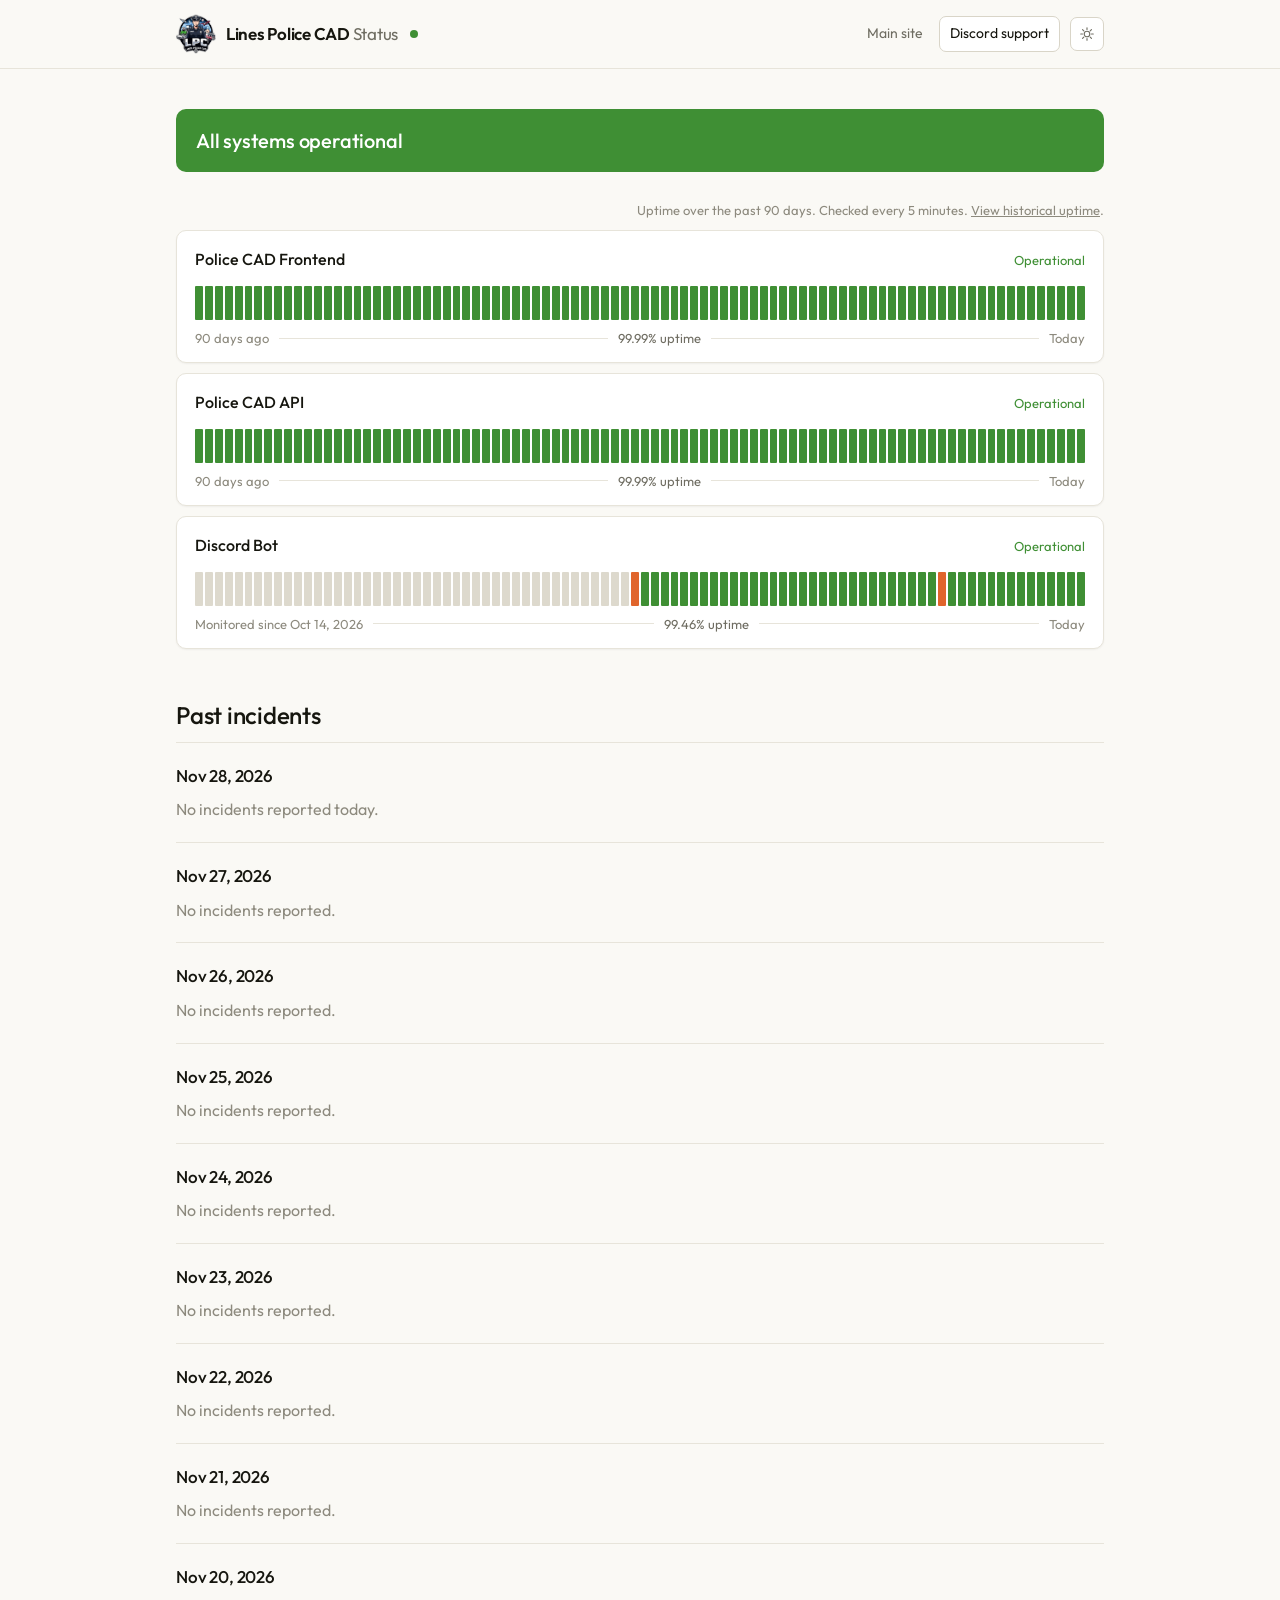
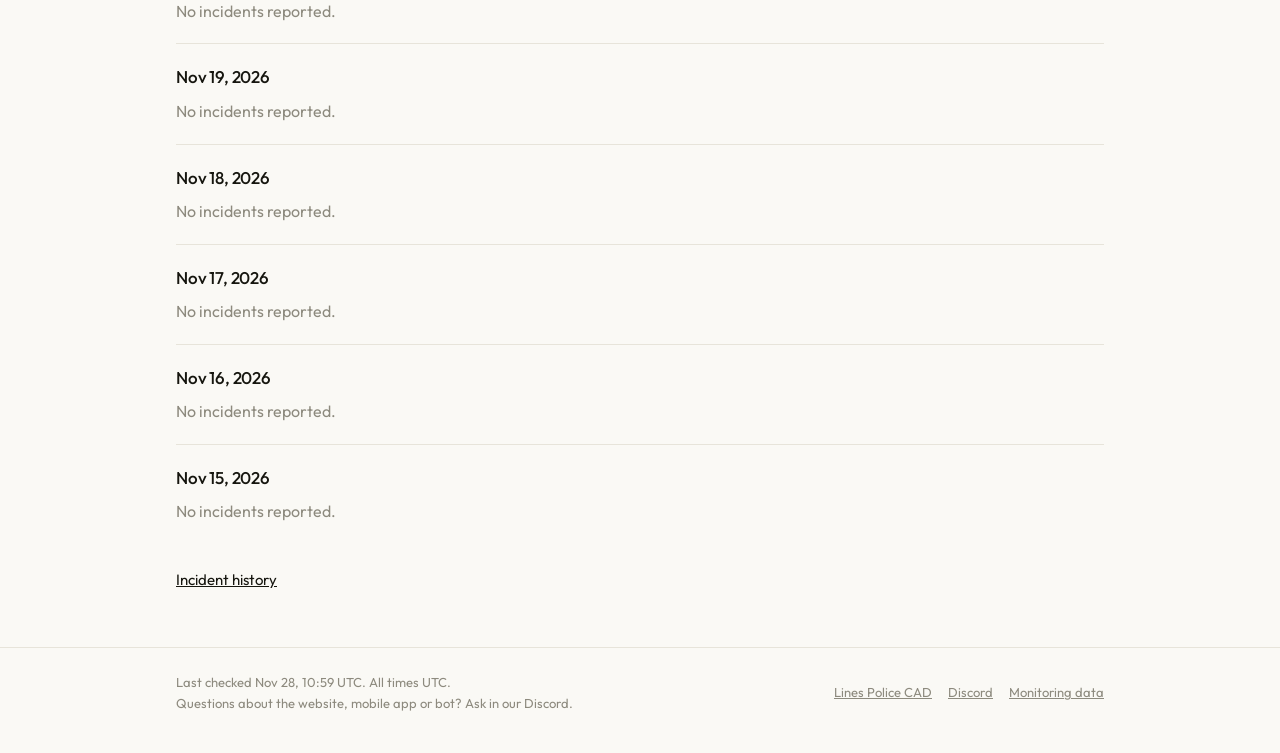
<file: index.html>
<!doctype html>
<html lang="en">
<head>
<meta charset="utf-8">
<meta name="viewport" content="width=device-width, initial-scale=1">
<title>Lines Police CAD Status</title>
<meta name="description" content="Live availability and uptime for the Lines Police CAD website, API and Discord bot.">
<meta name="theme-color" content="#faf9f5">
<meta property="og:title" content="Lines Police CAD Status">
<meta property="og:description" content="Live availability and uptime for the Lines Police CAD website, API and Discord bot.">
<meta property="og:type" content="website">
<link rel="icon" href="assets/lpc-logo.png">
<link rel="apple-touch-icon" href="assets/lpc-logo.png">
<link rel="preconnect" href="https://fonts.googleapis.com">
<link rel="preconnect" href="https://fonts.gstatic.com" crossorigin>
<link rel="stylesheet" href="https://fonts.googleapis.com/css2?family=Outfit:wght@400;500;600&display=swap">
<link rel="stylesheet" href="styles.css?v=1795871093704">
<script>
  // Applied before the first paint so a dark-mode visitor never sees a white
  // flash. The page follows the system setting until someone picks a side.
  try {
    var saved = localStorage.getItem("lpc-status-theme");
    if (saved === "dark" || saved === "light") document.documentElement.dataset.theme = saved;
  } catch (e) {}
</script>
</head>
<body>
<a class="skip" href="#content">Skip to service status</a>

<header class="masthead">
  <div class="wrap masthead-inner">
    <a class="brand" href="">
      <img class="brand-logo" src="assets/lpc-logo.png" alt="" width="40" height="40">
      <span class="brand-name">Lines Police CAD <span>Status</span></span>
      <span class="brand-dot mark-up" aria-hidden="true"></span>
    </a>
    <nav class="masthead-nav">
      <a href="https://www.linespolice-cad.com">Main site</a>
      <a class="btn" href="https://discord.gg/Y9ytW2ZMp4">Discord support</a>
      <button class="theme-toggle" type="button" aria-label="Switch between light and dark">
        <svg class="icon-sun" viewBox="0 0 24 24" aria-hidden="true" focusable="false"><circle cx="12" cy="12" r="4.2"/><path d="M12 2.6v2.6M12 18.8v2.6M2.6 12h2.6M18.8 12h2.6M5.3 5.3l1.9 1.9M16.8 16.8l1.9 1.9M18.7 5.3l-1.9 1.9M7.2 16.8l-1.9 1.9"/></svg>
        <svg class="icon-moon" viewBox="0 0 24 24" aria-hidden="true" focusable="false"><path d="M20 14.4A8.4 8.4 0 0 1 9.6 4a8.4 8.4 0 1 0 10.4 10.4z"/></svg>
      </button>
    </nav>
  </div>
</header>

<main id="content">
  <div class="wrap">
    <div class="banner banner-up">
      <h2>All systems operational</h2>
    </div>

    <p class="caption">Uptime over the past 90 days. Checked every 5 minutes. <a href="uptime/">View historical uptime</a>.</p>

    <div class="services">

      <a class="service" href="service/police-cad-frontend/">
        <span class="service-head">
          <span class="service-name">Police CAD Frontend</span>
          <span class="pill pill-up">Operational</span>
        </span>
        <div class="strip" role="img" aria-label="Daily uptime for Police CAD Frontend over the past 90 days"><span class="bar bar-up" data-date="Aug 31, 2026" data-note="No downtime recorded on this day."></span><span class="bar bar-up" data-date="Sep 1, 2026" data-note="No downtime recorded on this day."></span><span class="bar bar-up" data-date="Sep 2, 2026" data-note="No downtime recorded on this day."></span><span class="bar bar-up" data-date="Sep 3, 2026" data-note="No downtime recorded on this day."></span><span class="bar bar-up" data-date="Sep 4, 2026" data-note="No downtime recorded on this day."></span><span class="bar bar-up" data-date="Sep 5, 2026" data-note="No downtime recorded on this day."></span><span class="bar bar-up" data-date="Sep 6, 2026" data-note="No downtime recorded on this day."></span><span class="bar bar-up" data-date="Sep 7, 2026" data-note="No downtime recorded on this day."></span><span class="bar bar-up" data-date="Sep 8, 2026" data-note="No downtime recorded on this day."></span><span class="bar bar-up" data-date="Sep 9, 2026" data-note="No downtime recorded on this day."></span><span class="bar bar-up" data-date="Sep 10, 2026" data-note="No downtime recorded on this day."></span><span class="bar bar-up" data-date="Sep 11, 2026" data-note="No downtime recorded on this day."></span><span class="bar bar-up" data-date="Sep 12, 2026" data-note="No downtime recorded on this day."></span><span class="bar bar-up" data-date="Sep 13, 2026" data-note="No downtime recorded on this day."></span><span class="bar bar-up" data-date="Sep 14, 2026" data-note="No downtime recorded on this day."></span><span class="bar bar-up" data-date="Sep 15, 2026" data-note="No downtime recorded on this day."></span><span class="bar bar-up" data-date="Sep 16, 2026" data-note="No downtime recorded on this day."></span><span class="bar bar-up" data-date="Sep 17, 2026" data-note="No downtime recorded on this day."></span><span class="bar bar-up" data-date="Sep 18, 2026" data-note="No downtime recorded on this day."></span><span class="bar bar-up" data-date="Sep 19, 2026" data-note="No downtime recorded on this day."></span><span class="bar bar-up" data-date="Sep 20, 2026" data-note="No downtime recorded on this day."></span><span class="bar bar-up" data-date="Sep 21, 2026" data-note="No downtime recorded on this day."></span><span class="bar bar-up" data-date="Sep 22, 2026" data-note="No downtime recorded on this day."></span><span class="bar bar-up" data-date="Sep 23, 2026" data-note="No downtime recorded on this day."></span><span class="bar bar-up" data-date="Sep 24, 2026" data-note="No downtime recorded on this day."></span><span class="bar bar-up" data-date="Sep 25, 2026" data-note="No downtime recorded on this day."></span><span class="bar bar-up" data-date="Sep 26, 2026" data-note="No downtime recorded on this day."></span><span class="bar bar-up" data-date="Sep 27, 2026" data-note="No downtime recorded on this day."></span><span class="bar bar-up" data-date="Sep 28, 2026" data-note="No downtime recorded on this day."></span><span class="bar bar-up" data-date="Sep 29, 2026" data-note="No downtime recorded on this day."></span><span class="bar bar-up" data-date="Sep 30, 2026" data-note="No downtime recorded on this day."></span><span class="bar bar-up" data-date="Oct 1, 2026" data-note="No downtime recorded on this day."></span><span class="bar bar-up" data-date="Oct 2, 2026" data-note="No downtime recorded on this day."></span><span class="bar bar-up" data-date="Oct 3, 2026" data-note="No downtime recorded on this day."></span><span class="bar bar-up" data-date="Oct 4, 2026" data-note="No downtime recorded on this day."></span><span class="bar bar-up" data-date="Oct 5, 2026" data-note="No downtime recorded on this day."></span><span class="bar bar-up" data-date="Oct 6, 2026" data-note="No downtime recorded on this day."></span><span class="bar bar-up" data-date="Oct 7, 2026" data-note="No downtime recorded on this day."></span><span class="bar bar-up" data-date="Oct 8, 2026" data-note="No downtime recorded on this day."></span><span class="bar bar-up" data-date="Oct 9, 2026" data-note="No downtime recorded on this day."></span><span class="bar bar-up" data-date="Oct 10, 2026" data-note="No downtime recorded on this day."></span><span class="bar bar-up" data-date="Oct 11, 2026" data-note="No downtime recorded on this day."></span><span class="bar bar-up" data-date="Oct 12, 2026" data-note="No downtime recorded on this day."></span><span class="bar bar-up" data-date="Oct 13, 2026" data-note="No downtime recorded on this day."></span><span class="bar bar-up" data-date="Oct 14, 2026" data-note="No downtime recorded on this day."></span><span class="bar bar-up" data-date="Oct 15, 2026" data-note="No downtime recorded on this day."></span><span class="bar bar-up" data-date="Oct 16, 2026" data-note="No downtime recorded on this day."></span><span class="bar bar-up" data-date="Oct 17, 2026" data-note="No downtime recorded on this day."></span><span class="bar bar-up" data-date="Oct 18, 2026" data-note="No downtime recorded on this day."></span><span class="bar bar-up" data-date="Oct 19, 2026" data-note="No downtime recorded on this day."></span><span class="bar bar-up" data-date="Oct 20, 2026" data-note="No downtime recorded on this day."></span><span class="bar bar-up" data-date="Oct 21, 2026" data-note="No downtime recorded on this day."></span><span class="bar bar-up" data-date="Oct 22, 2026" data-note="No downtime recorded on this day."></span><span class="bar bar-up" data-date="Oct 23, 2026" data-note="No downtime recorded on this day."></span><span class="bar bar-up" data-date="Oct 24, 2026" data-note="No downtime recorded on this day."></span><span class="bar bar-up" data-date="Oct 25, 2026" data-note="No downtime recorded on this day."></span><span class="bar bar-up" data-date="Oct 26, 2026" data-note="No downtime recorded on this day."></span><span class="bar bar-up" data-date="Oct 27, 2026" data-note="No downtime recorded on this day."></span><span class="bar bar-up" data-date="Oct 28, 2026" data-note="No downtime recorded on this day."></span><span class="bar bar-up" data-date="Oct 29, 2026" data-note="No downtime recorded on this day."></span><span class="bar bar-up" data-date="Oct 30, 2026" data-note="No downtime recorded on this day."></span><span class="bar bar-up" data-date="Oct 31, 2026" data-note="No downtime recorded on this day."></span><span class="bar bar-up" data-date="Nov 1, 2026" data-note="No downtime recorded on this day."></span><span class="bar bar-up" data-date="Nov 2, 2026" data-note="No downtime recorded on this day."></span><span class="bar bar-up" data-date="Nov 3, 2026" data-note="No downtime recorded on this day."></span><span class="bar bar-up" data-date="Nov 4, 2026" data-note="No downtime recorded on this day."></span><span class="bar bar-up" data-date="Nov 5, 2026" data-note="No downtime recorded on this day."></span><span class="bar bar-up" data-date="Nov 6, 2026" data-note="No downtime recorded on this day."></span><span class="bar bar-up" data-date="Nov 7, 2026" data-note="No downtime recorded on this day."></span><span class="bar bar-up" data-date="Nov 8, 2026" data-note="No downtime recorded on this day."></span><span class="bar bar-up" data-date="Nov 9, 2026" data-note="No downtime recorded on this day."></span><span class="bar bar-up" data-date="Nov 10, 2026" data-note="No downtime recorded on this day."></span><span class="bar bar-up" data-date="Nov 11, 2026" data-note="No downtime recorded on this day."></span><span class="bar bar-up" data-date="Nov 12, 2026" data-note="No downtime recorded on this day."></span><span class="bar bar-up" data-date="Nov 13, 2026" data-note="No downtime recorded on this day."></span><span class="bar bar-up" data-date="Nov 14, 2026" data-note="No downtime recorded on this day."></span><span class="bar bar-up" data-date="Nov 15, 2026" data-note="No downtime recorded on this day."></span><span class="bar bar-up" data-date="Nov 16, 2026" data-note="No downtime recorded on this day."></span><span class="bar bar-up" data-date="Nov 17, 2026" data-note="No downtime recorded on this day."></span><span class="bar bar-up" data-date="Nov 18, 2026" data-note="No downtime recorded on this day."></span><span class="bar bar-up" data-date="Nov 19, 2026" data-note="No downtime recorded on this day."></span><span class="bar bar-up" data-date="Nov 20, 2026" data-note="No downtime recorded on this day."></span><span class="bar bar-up" data-date="Nov 21, 2026" data-note="No downtime recorded on this day."></span><span class="bar bar-up" data-date="Nov 22, 2026" data-note="No downtime recorded on this day."></span><span class="bar bar-up" data-date="Nov 23, 2026" data-note="No downtime recorded on this day."></span><span class="bar bar-up" data-date="Nov 24, 2026" data-note="No downtime recorded on this day."></span><span class="bar bar-up" data-date="Nov 25, 2026" data-note="No downtime recorded on this day."></span><span class="bar bar-up" data-date="Nov 26, 2026" data-note="No downtime recorded on this day."></span><span class="bar bar-up" data-date="Nov 27, 2026" data-note="No downtime recorded on this day."></span><span class="bar bar-up" data-date="Nov 28, 2026" data-note="No downtime recorded on this day."></span></div>
        
        <p class="strip-legend">
          <span class="since">90 days ago</span>
          <span class="rule"></span>
          <span class="uptime">99.99% uptime</span>
          <span class="rule"></span>
          <span>Today</span>
        </p>
      </a>

      <a class="service" href="service/police-cad-api/">
        <span class="service-head">
          <span class="service-name">Police CAD API</span>
          <span class="pill pill-up">Operational</span>
        </span>
        <div class="strip" role="img" aria-label="Daily uptime for Police CAD API over the past 90 days"><span class="bar bar-up" data-date="Aug 31, 2026" data-note="No downtime recorded on this day."></span><span class="bar bar-up" data-date="Sep 1, 2026" data-note="No downtime recorded on this day."></span><span class="bar bar-up" data-date="Sep 2, 2026" data-note="No downtime recorded on this day."></span><span class="bar bar-up" data-date="Sep 3, 2026" data-note="No downtime recorded on this day."></span><span class="bar bar-up" data-date="Sep 4, 2026" data-note="No downtime recorded on this day."></span><span class="bar bar-up" data-date="Sep 5, 2026" data-note="No downtime recorded on this day."></span><span class="bar bar-up" data-date="Sep 6, 2026" data-note="No downtime recorded on this day."></span><span class="bar bar-up" data-date="Sep 7, 2026" data-note="No downtime recorded on this day."></span><span class="bar bar-up" data-date="Sep 8, 2026" data-note="No downtime recorded on this day."></span><span class="bar bar-up" data-date="Sep 9, 2026" data-note="No downtime recorded on this day."></span><span class="bar bar-up" data-date="Sep 10, 2026" data-note="No downtime recorded on this day."></span><span class="bar bar-up" data-date="Sep 11, 2026" data-note="No downtime recorded on this day."></span><span class="bar bar-up" data-date="Sep 12, 2026" data-note="No downtime recorded on this day."></span><span class="bar bar-up" data-date="Sep 13, 2026" data-note="No downtime recorded on this day."></span><span class="bar bar-up" data-date="Sep 14, 2026" data-note="No downtime recorded on this day."></span><span class="bar bar-up" data-date="Sep 15, 2026" data-note="No downtime recorded on this day."></span><span class="bar bar-up" data-date="Sep 16, 2026" data-note="No downtime recorded on this day."></span><span class="bar bar-up" data-date="Sep 17, 2026" data-note="No downtime recorded on this day."></span><span class="bar bar-up" data-date="Sep 18, 2026" data-note="No downtime recorded on this day."></span><span class="bar bar-up" data-date="Sep 19, 2026" data-note="No downtime recorded on this day."></span><span class="bar bar-up" data-date="Sep 20, 2026" data-note="No downtime recorded on this day."></span><span class="bar bar-up" data-date="Sep 21, 2026" data-note="No downtime recorded on this day."></span><span class="bar bar-up" data-date="Sep 22, 2026" data-note="No downtime recorded on this day."></span><span class="bar bar-up" data-date="Sep 23, 2026" data-note="No downtime recorded on this day."></span><span class="bar bar-up" data-date="Sep 24, 2026" data-note="No downtime recorded on this day."></span><span class="bar bar-up" data-date="Sep 25, 2026" data-note="No downtime recorded on this day."></span><span class="bar bar-up" data-date="Sep 26, 2026" data-note="No downtime recorded on this day."></span><span class="bar bar-up" data-date="Sep 27, 2026" data-note="No downtime recorded on this day."></span><span class="bar bar-up" data-date="Sep 28, 2026" data-note="No downtime recorded on this day."></span><span class="bar bar-up" data-date="Sep 29, 2026" data-note="No downtime recorded on this day."></span><span class="bar bar-up" data-date="Sep 30, 2026" data-note="No downtime recorded on this day."></span><span class="bar bar-up" data-date="Oct 1, 2026" data-note="No downtime recorded on this day."></span><span class="bar bar-up" data-date="Oct 2, 2026" data-note="No downtime recorded on this day."></span><span class="bar bar-up" data-date="Oct 3, 2026" data-note="No downtime recorded on this day."></span><span class="bar bar-up" data-date="Oct 4, 2026" data-note="No downtime recorded on this day."></span><span class="bar bar-up" data-date="Oct 5, 2026" data-note="No downtime recorded on this day."></span><span class="bar bar-up" data-date="Oct 6, 2026" data-note="No downtime recorded on this day."></span><span class="bar bar-up" data-date="Oct 7, 2026" data-note="No downtime recorded on this day."></span><span class="bar bar-up" data-date="Oct 8, 2026" data-note="No downtime recorded on this day."></span><span class="bar bar-up" data-date="Oct 9, 2026" data-note="No downtime recorded on this day."></span><span class="bar bar-up" data-date="Oct 10, 2026" data-note="No downtime recorded on this day."></span><span class="bar bar-up" data-date="Oct 11, 2026" data-note="No downtime recorded on this day."></span><span class="bar bar-up" data-date="Oct 12, 2026" data-note="No downtime recorded on this day."></span><span class="bar bar-up" data-date="Oct 13, 2026" data-note="No downtime recorded on this day."></span><span class="bar bar-up" data-date="Oct 14, 2026" data-note="No downtime recorded on this day."></span><span class="bar bar-up" data-date="Oct 15, 2026" data-note="No downtime recorded on this day."></span><span class="bar bar-up" data-date="Oct 16, 2026" data-note="No downtime recorded on this day."></span><span class="bar bar-up" data-date="Oct 17, 2026" data-note="No downtime recorded on this day."></span><span class="bar bar-up" data-date="Oct 18, 2026" data-note="No downtime recorded on this day."></span><span class="bar bar-up" data-date="Oct 19, 2026" data-note="No downtime recorded on this day."></span><span class="bar bar-up" data-date="Oct 20, 2026" data-note="No downtime recorded on this day."></span><span class="bar bar-up" data-date="Oct 21, 2026" data-note="No downtime recorded on this day."></span><span class="bar bar-up" data-date="Oct 22, 2026" data-note="No downtime recorded on this day."></span><span class="bar bar-up" data-date="Oct 23, 2026" data-note="No downtime recorded on this day."></span><span class="bar bar-up" data-date="Oct 24, 2026" data-note="No downtime recorded on this day."></span><span class="bar bar-up" data-date="Oct 25, 2026" data-note="No downtime recorded on this day."></span><span class="bar bar-up" data-date="Oct 26, 2026" data-note="No downtime recorded on this day."></span><span class="bar bar-up" data-date="Oct 27, 2026" data-note="No downtime recorded on this day."></span><span class="bar bar-up" data-date="Oct 28, 2026" data-note="No downtime recorded on this day."></span><span class="bar bar-up" data-date="Oct 29, 2026" data-note="No downtime recorded on this day."></span><span class="bar bar-up" data-date="Oct 30, 2026" data-note="No downtime recorded on this day."></span><span class="bar bar-up" data-date="Oct 31, 2026" data-note="No downtime recorded on this day."></span><span class="bar bar-up" data-date="Nov 1, 2026" data-note="No downtime recorded on this day."></span><span class="bar bar-up" data-date="Nov 2, 2026" data-note="No downtime recorded on this day."></span><span class="bar bar-up" data-date="Nov 3, 2026" data-note="No downtime recorded on this day."></span><span class="bar bar-up" data-date="Nov 4, 2026" data-note="No downtime recorded on this day."></span><span class="bar bar-up" data-date="Nov 5, 2026" data-note="No downtime recorded on this day."></span><span class="bar bar-up" data-date="Nov 6, 2026" data-note="No downtime recorded on this day."></span><span class="bar bar-up" data-date="Nov 7, 2026" data-note="No downtime recorded on this day."></span><span class="bar bar-up" data-date="Nov 8, 2026" data-note="No downtime recorded on this day."></span><span class="bar bar-up" data-date="Nov 9, 2026" data-note="No downtime recorded on this day."></span><span class="bar bar-up" data-date="Nov 10, 2026" data-note="No downtime recorded on this day."></span><span class="bar bar-up" data-date="Nov 11, 2026" data-note="No downtime recorded on this day."></span><span class="bar bar-up" data-date="Nov 12, 2026" data-note="No downtime recorded on this day."></span><span class="bar bar-up" data-date="Nov 13, 2026" data-note="No downtime recorded on this day."></span><span class="bar bar-up" data-date="Nov 14, 2026" data-note="No downtime recorded on this day."></span><span class="bar bar-up" data-date="Nov 15, 2026" data-note="No downtime recorded on this day."></span><span class="bar bar-up" data-date="Nov 16, 2026" data-note="No downtime recorded on this day."></span><span class="bar bar-up" data-date="Nov 17, 2026" data-note="No downtime recorded on this day."></span><span class="bar bar-up" data-date="Nov 18, 2026" data-note="No downtime recorded on this day."></span><span class="bar bar-up" data-date="Nov 19, 2026" data-note="No downtime recorded on this day."></span><span class="bar bar-up" data-date="Nov 20, 2026" data-note="No downtime recorded on this day."></span><span class="bar bar-up" data-date="Nov 21, 2026" data-note="No downtime recorded on this day."></span><span class="bar bar-up" data-date="Nov 22, 2026" data-note="No downtime recorded on this day."></span><span class="bar bar-up" data-date="Nov 23, 2026" data-note="No downtime recorded on this day."></span><span class="bar bar-up" data-date="Nov 24, 2026" data-note="No downtime recorded on this day."></span><span class="bar bar-up" data-date="Nov 25, 2026" data-note="No downtime recorded on this day."></span><span class="bar bar-up" data-date="Nov 26, 2026" data-note="No downtime recorded on this day."></span><span class="bar bar-up" data-date="Nov 27, 2026" data-note="No downtime recorded on this day."></span><span class="bar bar-up" data-date="Nov 28, 2026" data-note="No downtime recorded on this day."></span></div>
        
        <p class="strip-legend">
          <span class="since">90 days ago</span>
          <span class="rule"></span>
          <span class="uptime">99.99% uptime</span>
          <span class="rule"></span>
          <span>Today</span>
        </p>
      </a>

      <a class="service" href="service/discord-bot/">
        <span class="service-head">
          <span class="service-name">Discord Bot</span>
          <span class="pill pill-up">Operational</span>
        </span>
        <div class="strip" role="img" aria-label="Daily uptime for Discord Bot over the past 90 days"><span class="bar bar-nodata" data-date="Aug 31, 2026" data-note="Not monitored on this day."></span><span class="bar bar-nodata" data-date="Sep 1, 2026" data-note="Not monitored on this day."></span><span class="bar bar-nodata" data-date="Sep 2, 2026" data-note="Not monitored on this day."></span><span class="bar bar-nodata" data-date="Sep 3, 2026" data-note="Not monitored on this day."></span><span class="bar bar-nodata" data-date="Sep 4, 2026" data-note="Not monitored on this day."></span><span class="bar bar-nodata" data-date="Sep 5, 2026" data-note="Not monitored on this day."></span><span class="bar bar-nodata" data-date="Sep 6, 2026" data-note="Not monitored on this day."></span><span class="bar bar-nodata" data-date="Sep 7, 2026" data-note="Not monitored on this day."></span><span class="bar bar-nodata" data-date="Sep 8, 2026" data-note="Not monitored on this day."></span><span class="bar bar-nodata" data-date="Sep 9, 2026" data-note="Not monitored on this day."></span><span class="bar bar-nodata" data-date="Sep 10, 2026" data-note="Not monitored on this day."></span><span class="bar bar-nodata" data-date="Sep 11, 2026" data-note="Not monitored on this day."></span><span class="bar bar-nodata" data-date="Sep 12, 2026" data-note="Not monitored on this day."></span><span class="bar bar-nodata" data-date="Sep 13, 2026" data-note="Not monitored on this day."></span><span class="bar bar-nodata" data-date="Sep 14, 2026" data-note="Not monitored on this day."></span><span class="bar bar-nodata" data-date="Sep 15, 2026" data-note="Not monitored on this day."></span><span class="bar bar-nodata" data-date="Sep 16, 2026" data-note="Not monitored on this day."></span><span class="bar bar-nodata" data-date="Sep 17, 2026" data-note="Not monitored on this day."></span><span class="bar bar-nodata" data-date="Sep 18, 2026" data-note="Not monitored on this day."></span><span class="bar bar-nodata" data-date="Sep 19, 2026" data-note="Not monitored on this day."></span><span class="bar bar-nodata" data-date="Sep 20, 2026" data-note="Not monitored on this day."></span><span class="bar bar-nodata" data-date="Sep 21, 2026" data-note="Not monitored on this day."></span><span class="bar bar-nodata" data-date="Sep 22, 2026" data-note="Not monitored on this day."></span><span class="bar bar-nodata" data-date="Sep 23, 2026" data-note="Not monitored on this day."></span><span class="bar bar-nodata" data-date="Sep 24, 2026" data-note="Not monitored on this day."></span><span class="bar bar-nodata" data-date="Sep 25, 2026" data-note="Not monitored on this day."></span><span class="bar bar-nodata" data-date="Sep 26, 2026" data-note="Not monitored on this day."></span><span class="bar bar-nodata" data-date="Sep 27, 2026" data-note="Not monitored on this day."></span><span class="bar bar-nodata" data-date="Sep 28, 2026" data-note="Not monitored on this day."></span><span class="bar bar-nodata" data-date="Sep 29, 2026" data-note="Not monitored on this day."></span><span class="bar bar-nodata" data-date="Sep 30, 2026" data-note="Not monitored on this day."></span><span class="bar bar-nodata" data-date="Oct 1, 2026" data-note="Not monitored on this day."></span><span class="bar bar-nodata" data-date="Oct 2, 2026" data-note="Not monitored on this day."></span><span class="bar bar-nodata" data-date="Oct 3, 2026" data-note="Not monitored on this day."></span><span class="bar bar-nodata" data-date="Oct 4, 2026" data-note="Not monitored on this day."></span><span class="bar bar-nodata" data-date="Oct 5, 2026" data-note="Not monitored on this day."></span><span class="bar bar-nodata" data-date="Oct 6, 2026" data-note="Not monitored on this day."></span><span class="bar bar-nodata" data-date="Oct 7, 2026" data-note="Not monitored on this day."></span><span class="bar bar-nodata" data-date="Oct 8, 2026" data-note="Not monitored on this day."></span><span class="bar bar-nodata" data-date="Oct 9, 2026" data-note="Not monitored on this day."></span><span class="bar bar-nodata" data-date="Oct 10, 2026" data-note="Not monitored on this day."></span><span class="bar bar-nodata" data-date="Oct 11, 2026" data-note="Not monitored on this day."></span><span class="bar bar-nodata" data-date="Oct 12, 2026" data-note="Not monitored on this day."></span><span class="bar bar-nodata" data-date="Oct 13, 2026" data-note="Not monitored on this day."></span><span class="bar bar-major" data-date="Oct 14, 2026" data-note="Down for 2h 25m, 89.93% up."></span><span class="bar bar-up" data-date="Oct 15, 2026" data-note="No downtime recorded on this day."></span><span class="bar bar-up" data-date="Oct 16, 2026" data-note="No downtime recorded on this day."></span><span class="bar bar-up" data-date="Oct 17, 2026" data-note="No downtime recorded on this day."></span><span class="bar bar-up" data-date="Oct 18, 2026" data-note="No downtime recorded on this day."></span><span class="bar bar-up" data-date="Oct 19, 2026" data-note="No downtime recorded on this day."></span><span class="bar bar-up" data-date="Oct 20, 2026" data-note="No downtime recorded on this day."></span><span class="bar bar-up" data-date="Oct 21, 2026" data-note="No downtime recorded on this day."></span><span class="bar bar-up" data-date="Oct 22, 2026" data-note="No downtime recorded on this day."></span><span class="bar bar-up" data-date="Oct 23, 2026" data-note="No downtime recorded on this day."></span><span class="bar bar-up" data-date="Oct 24, 2026" data-note="No downtime recorded on this day."></span><span class="bar bar-up" data-date="Oct 25, 2026" data-note="No downtime recorded on this day."></span><span class="bar bar-up" data-date="Oct 26, 2026" data-note="No downtime recorded on this day."></span><span class="bar bar-up" data-date="Oct 27, 2026" data-note="No downtime recorded on this day."></span><span class="bar bar-up" data-date="Oct 28, 2026" data-note="No downtime recorded on this day."></span><span class="bar bar-up" data-date="Oct 29, 2026" data-note="No downtime recorded on this day."></span><span class="bar bar-up" data-date="Oct 30, 2026" data-note="No downtime recorded on this day."></span><span class="bar bar-up" data-date="Oct 31, 2026" data-note="No downtime recorded on this day."></span><span class="bar bar-up" data-date="Nov 1, 2026" data-note="No downtime recorded on this day."></span><span class="bar bar-up" data-date="Nov 2, 2026" data-note="No downtime recorded on this day."></span><span class="bar bar-up" data-date="Nov 3, 2026" data-note="No downtime recorded on this day."></span><span class="bar bar-up" data-date="Nov 4, 2026" data-note="No downtime recorded on this day."></span><span class="bar bar-up" data-date="Nov 5, 2026" data-note="No downtime recorded on this day."></span><span class="bar bar-up" data-date="Nov 6, 2026" data-note="No downtime recorded on this day."></span><span class="bar bar-up" data-date="Nov 7, 2026" data-note="No downtime recorded on this day."></span><span class="bar bar-up" data-date="Nov 8, 2026" data-note="No downtime recorded on this day."></span><span class="bar bar-up" data-date="Nov 9, 2026" data-note="No downtime recorded on this day."></span><span class="bar bar-up" data-date="Nov 10, 2026" data-note="No downtime recorded on this day."></span><span class="bar bar-up" data-date="Nov 11, 2026" data-note="No downtime recorded on this day."></span><span class="bar bar-up" data-date="Nov 12, 2026" data-note="No downtime recorded on this day."></span><span class="bar bar-up" data-date="Nov 13, 2026" data-note="No downtime recorded on this day."></span><span class="bar bar-major" data-date="Nov 14, 2026" data-note="Down for 3h 22m, 85.97% up."></span><span class="bar bar-up" data-date="Nov 15, 2026" data-note="No downtime recorded on this day."></span><span class="bar bar-up" data-date="Nov 16, 2026" data-note="No downtime recorded on this day."></span><span class="bar bar-up" data-date="Nov 17, 2026" data-note="No downtime recorded on this day."></span><span class="bar bar-up" data-date="Nov 18, 2026" data-note="No downtime recorded on this day."></span><span class="bar bar-up" data-date="Nov 19, 2026" data-note="No downtime recorded on this day."></span><span class="bar bar-up" data-date="Nov 20, 2026" data-note="No downtime recorded on this day."></span><span class="bar bar-up" data-date="Nov 21, 2026" data-note="No downtime recorded on this day."></span><span class="bar bar-up" data-date="Nov 22, 2026" data-note="No downtime recorded on this day."></span><span class="bar bar-up" data-date="Nov 23, 2026" data-note="No downtime recorded on this day."></span><span class="bar bar-up" data-date="Nov 24, 2026" data-note="No downtime recorded on this day."></span><span class="bar bar-up" data-date="Nov 25, 2026" data-note="No downtime recorded on this day."></span><span class="bar bar-up" data-date="Nov 26, 2026" data-note="No downtime recorded on this day."></span><span class="bar bar-up" data-date="Nov 27, 2026" data-note="No downtime recorded on this day."></span><span class="bar bar-up" data-date="Nov 28, 2026" data-note="No downtime recorded on this day."></span></div>
        
        <p class="strip-legend">
          <span class="since">Monitored since Oct 14, 2026</span>
          <span class="rule"></span>
          <span class="uptime">99.46% uptime</span>
          <span class="rule"></span>
          <span>Today</span>
        </p>
      </a>
    </div>

    <h2 class="section-title">Past incidents</h2>
    <div class="incidents">

      <section class="day">
        <h3>Nov 28, 2026</h3>
        <p class="muted">No incidents reported today.</p>
      </section>
      <section class="day">
        <h3>Nov 27, 2026</h3>
        <p class="muted">No incidents reported.</p>
      </section>
      <section class="day">
        <h3>Nov 26, 2026</h3>
        <p class="muted">No incidents reported.</p>
      </section>
      <section class="day">
        <h3>Nov 25, 2026</h3>
        <p class="muted">No incidents reported.</p>
      </section>
      <section class="day">
        <h3>Nov 24, 2026</h3>
        <p class="muted">No incidents reported.</p>
      </section>
      <section class="day">
        <h3>Nov 23, 2026</h3>
        <p class="muted">No incidents reported.</p>
      </section>
      <section class="day">
        <h3>Nov 22, 2026</h3>
        <p class="muted">No incidents reported.</p>
      </section>
      <section class="day">
        <h3>Nov 21, 2026</h3>
        <p class="muted">No incidents reported.</p>
      </section>
      <section class="day">
        <h3>Nov 20, 2026</h3>
        <p class="muted">No incidents reported.</p>
      </section>
      <section class="day">
        <h3>Nov 19, 2026</h3>
        <p class="muted">No incidents reported.</p>
      </section>
      <section class="day">
        <h3>Nov 18, 2026</h3>
        <p class="muted">No incidents reported.</p>
      </section>
      <section class="day">
        <h3>Nov 17, 2026</h3>
        <p class="muted">No incidents reported.</p>
      </section>
      <section class="day">
        <h3>Nov 16, 2026</h3>
        <p class="muted">No incidents reported.</p>
      </section>
      <section class="day">
        <h3>Nov 15, 2026</h3>
        <p class="muted">No incidents reported.</p>
      </section>
    </div>

    <p class="more-link"><a href="history/">Incident history</a></p>
  </div>
</main>

<footer class="footer">
  <div class="wrap footer-inner">
    <p>
      Last checked Nov 28, 10:59 UTC. All times UTC.<br>
      Questions about the website, mobile app or bot? Ask in our Discord.
    </p>
    <nav>
      <a href="https://www.linespolice-cad.com">Lines Police CAD</a>
      <a href="https://discord.gg/Y9ytW2ZMp4">Discord</a>
      <a href="https://github.com/Linesmerrill/police-cad-status">Monitoring data</a>
    </nav>
  </div>
</footer>

<div class="tip" role="status" aria-live="off" hidden>
  <p class="tip-date"></p>
  <p class="tip-note"></p>
</div>

<script>
  // The toggle flips the current appearance, whether that came from the system
  // or from an earlier choice, and remembers it.
  (function () {
    var button = document.querySelector(".theme-toggle");
    if (!button) return;
    var root = document.documentElement;
    var dark = window.matchMedia("(prefers-color-scheme: dark)");
    var isDark = function () {
      return root.dataset.theme ? root.dataset.theme === "dark" : dark.matches;
    };
    var label = function () {
      button.setAttribute("aria-label", isDark() ? "Switch to light appearance" : "Switch to dark appearance");
    };
    button.addEventListener("click", function () {
      root.dataset.theme = isDark() ? "light" : "dark";
      try {
        localStorage.setItem("lpc-status-theme", root.dataset.theme);
      } catch (e) {}
      label();
    });
    dark.addEventListener("change", label);
    label();
  })();

  // A dropdown left open follows the usual rule: clicking away, or Escape,
  // closes it. Only the filter, never the "show all" disclosures, which are
  // content someone opened deliberately.
  (function () {
    function closeAll() {
      document.querySelectorAll("details.filter[open]").forEach(function (d) {
        d.open = false;
      });
    }
    document.addEventListener("click", function (event) {
      document.querySelectorAll("details.filter[open]").forEach(function (d) {
        if (!d.contains(event.target)) d.open = false;
      });
    });
    document.addEventListener("keydown", function (event) {
      if (event.key === "Escape") closeAll();
    });
  })();

  // One tooltip, moved to whichever bar is under the pointer. The text is on
  // the bar itself, so this only positions and shows it; a bar near an edge is
  // nudged back inside the viewport rather than hanging off it.
  (function () {
    var tip = document.querySelector(".tip");
    if (!tip) return;
    var dateEl = tip.querySelector(".tip-date");
    var noteEl = tip.querySelector(".tip-note");

    function show(bar) {
      dateEl.textContent = bar.dataset.date || "";
      noteEl.textContent = bar.dataset.note || "";
      tip.hidden = false;
      var b = bar.getBoundingClientRect();
      var t = tip.getBoundingClientRect();
      var left = b.left + b.width / 2 - t.width / 2;
      left = Math.min(Math.max(8, left), window.innerWidth - t.width - 8);
      var top = b.top - t.height - 10;
      var below = top < 8;
      if (below) top = b.bottom + 10;
      tip.classList.toggle("tip-below", below);
      tip.style.left = Math.round(left + window.scrollX) + "px";
      tip.style.top = Math.round(top + window.scrollY) + "px";
      tip.style.setProperty("--arrow", Math.round(b.left + b.width / 2 + window.scrollX - left - window.scrollX) + "px");
    }

    function hide() {
      tip.hidden = true;
    }

    document.addEventListener("mouseover", function (event) {
      var bar = event.target.closest(".bar");
      if (bar) show(bar);
    });
    document.addEventListener("mouseout", function (event) {
      if (event.target.closest(".bar")) hide();
    });
    window.addEventListener("scroll", hide, { passive: true });
  })();
</script>
</body>
</html>
</file>
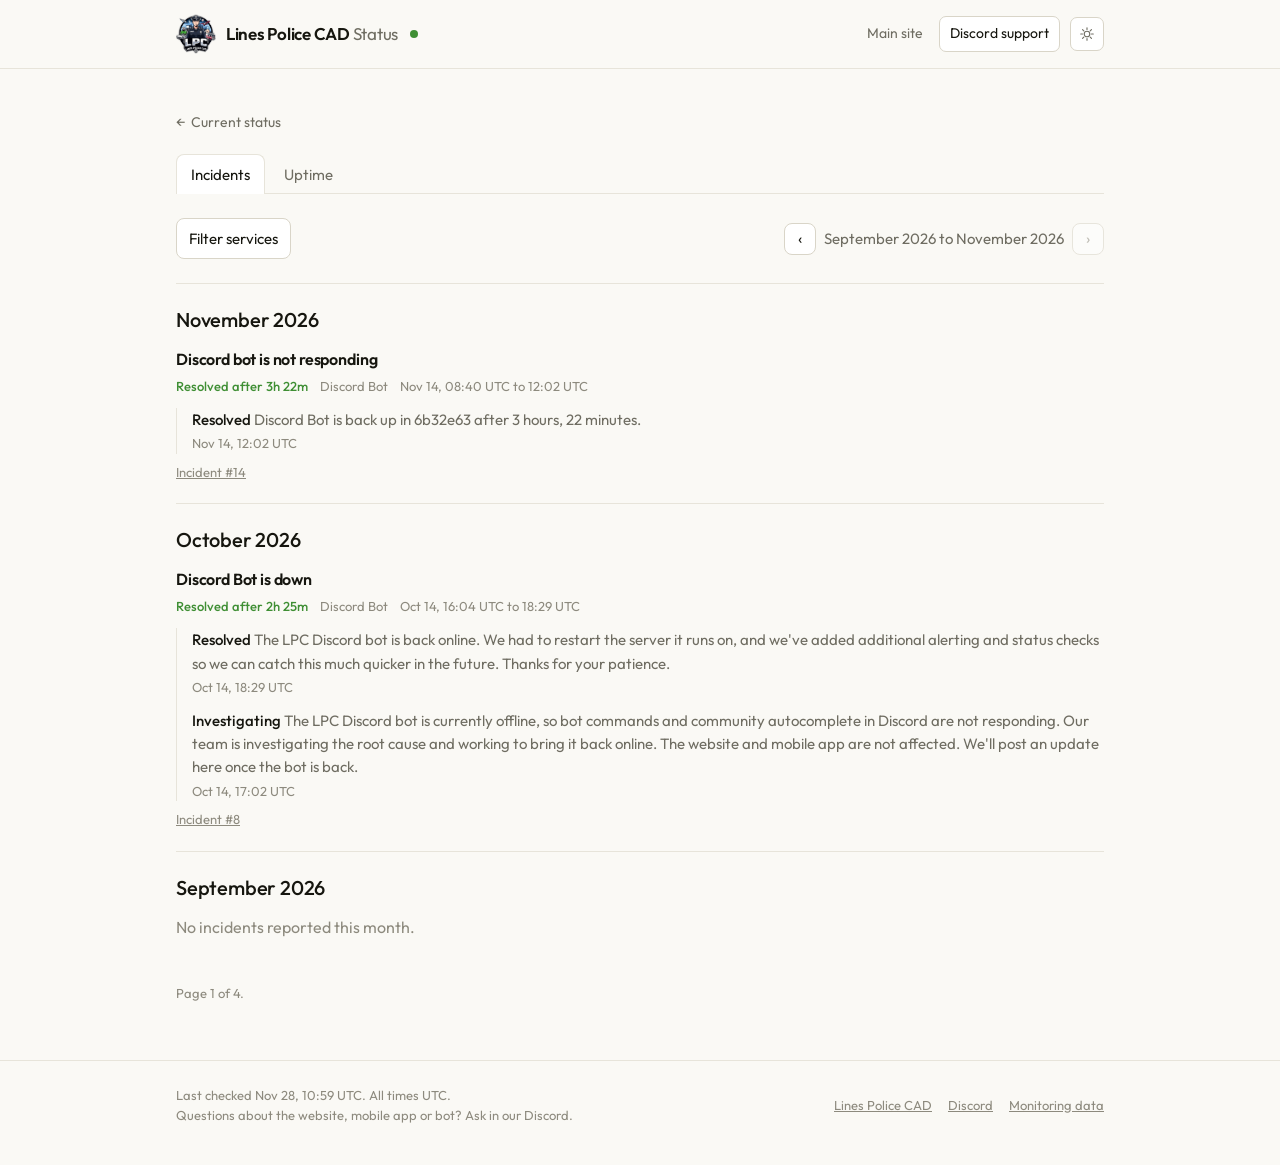
<file: history/index.html>
<!doctype html>
<html lang="en">
<head>
<meta charset="utf-8">
<meta name="viewport" content="width=device-width, initial-scale=1">
<title>Incident history</title>
<meta name="description" content="Every incident recorded for Lines Police CAD, by month.">
<meta name="theme-color" content="#faf9f5">
<meta property="og:title" content="Incident history">
<meta property="og:description" content="Every incident recorded for Lines Police CAD, by month.">
<meta property="og:type" content="website">
<link rel="icon" href="../assets/lpc-logo.png">
<link rel="apple-touch-icon" href="../assets/lpc-logo.png">
<link rel="preconnect" href="https://fonts.googleapis.com">
<link rel="preconnect" href="https://fonts.gstatic.com" crossorigin>
<link rel="stylesheet" href="https://fonts.googleapis.com/css2?family=Outfit:wght@400;500;600&display=swap">
<link rel="stylesheet" href="../styles.css?v=1795871093704">
<script>
  // Applied before the first paint so a dark-mode visitor never sees a white
  // flash. The page follows the system setting until someone picks a side.
  try {
    var saved = localStorage.getItem("lpc-status-theme");
    if (saved === "dark" || saved === "light") document.documentElement.dataset.theme = saved;
  } catch (e) {}
</script>
</head>
<body>
<a class="skip" href="#content">Skip to service status</a>

<header class="masthead">
  <div class="wrap masthead-inner">
    <a class="brand" href="../">
      <img class="brand-logo" src="../assets/lpc-logo.png" alt="" width="40" height="40">
      <span class="brand-name">Lines Police CAD <span>Status</span></span>
      <span class="brand-dot mark-up" aria-hidden="true"></span>
    </a>
    <nav class="masthead-nav">
      <a href="https://www.linespolice-cad.com">Main site</a>
      <a class="btn" href="https://discord.gg/Y9ytW2ZMp4">Discord support</a>
      <button class="theme-toggle" type="button" aria-label="Switch between light and dark">
        <svg class="icon-sun" viewBox="0 0 24 24" aria-hidden="true" focusable="false"><circle cx="12" cy="12" r="4.2"/><path d="M12 2.6v2.6M12 18.8v2.6M2.6 12h2.6M18.8 12h2.6M5.3 5.3l1.9 1.9M16.8 16.8l1.9 1.9M18.7 5.3l-1.9 1.9M7.2 16.8l-1.9 1.9"/></svg>
        <svg class="icon-moon" viewBox="0 0 24 24" aria-hidden="true" focusable="false"><path d="M20 14.4A8.4 8.4 0 0 1 9.6 4a8.4 8.4 0 1 0 10.4 10.4z"/></svg>
      </button>
    </nav>
  </div>
</header>

<main id="content">
  <div class="wrap">
    <a class="back" href="../">Current status</a>
    
    <nav class="tabs">
      <a class="tab tab-on" href="../history/" aria-current="page">Incidents</a>
      <a class="tab" href="../uptime/">Uptime</a>
    </nav>

    <div class="controls">
      <details class="filter">
        <summary>Filter services</summary>
        <div class="filter-menu">
          <label><input type="checkbox" value="police-cad-frontend" checked> Police CAD Frontend</label>
          <label><input type="checkbox" value="police-cad-api" checked> Police CAD API</label>
          <label><input type="checkbox" value="discord-bot" checked> Discord Bot</label>
        </div>
      </details>
      <div class="window-nav">
        <a href="../history/2/" aria-label="Earlier months">&#8249;</a>
        <span>September 2026 to November 2026</span>
        <span class="disabled" aria-hidden="true">&#8250;</span>
      </div>
    </div>

    <div id="history">
      <section class="month-incidents">
        <h3>November 2026</h3>
        
        <article class="incident" data-slug="discord-bot">
          <h4>Discord bot is not responding</h4>
          <p class="incident-meta">
            <span class="outcome">Resolved after 3h 22m</span>
            <span>Discord Bot</span>
            <span>Nov 14, 08:40 UTC to 12:02 UTC</span>
          </p>
          <ul class="updates">
            <li>
              <p><span class="update-label">Resolved</span> Discord Bot is back up in 6b32e63 after 3 hours, 22 minutes.</p>
              <time>Nov 14, 12:02 UTC</time>
            </li>
          </ul>
          <a class="incident-link" href="https://github.com/Linesmerrill/police-cad-status/issues/14">Incident #14</a>
        </article>
        
      </section>
      <section class="month-incidents">
        <h3>October 2026</h3>
        
        <article class="incident" data-slug="discord-bot">
          <h4>Discord Bot is down</h4>
          <p class="incident-meta">
            <span class="outcome">Resolved after 2h 25m</span>
            <span>Discord Bot</span>
            <span>Oct 14, 16:04 UTC to 18:29 UTC</span>
          </p>
          <ul class="updates">
            <li>
              <p><span class="update-label">Resolved</span> The LPC Discord bot is back online. We had to restart the server it runs on, and we've added additional alerting and status checks so we can catch this much quicker in the future. Thanks for your patience.</p>
              <time>Oct 14, 18:29 UTC</time>
            </li>
            <li>
              <p><span class="update-label">Investigating</span> The LPC Discord bot is currently offline, so bot commands and community autocomplete in Discord are not responding. Our team is investigating the root cause and working to bring it back online. The website and mobile app are not affected. We'll post an update here once the bot is back.</p>
              <time>Oct 14, 17:02 UTC</time>
            </li>
          </ul>
          <a class="incident-link" href="https://github.com/Linesmerrill/police-cad-status/issues/8">Incident #8</a>
        </article>
        
      </section>
      <section class="month-incidents">
        <h3>September 2026</h3>
        <p class="muted">No incidents reported this month.</p>
      </section></div>

    <p class="muted page-count">Page 1 of 4.</p>

    <script>
      (function () {
        // ?page=N is the URL people tend to type; send them to the page itself.
        var asked = new URLSearchParams(location.search).get("page");
        var here = 1;
        if (asked && Number(asked) !== here && Number(asked) >= 1) {
          var target = Number(asked) === 1 ? "../history/" : "../history/" + Number(asked) + "/";
          location.replace(target);
          return;
        }

        // The filter hides incidents in the page rather than reloading it, so
        // without JavaScript every incident is simply shown.
        var boxes = Array.prototype.slice.call(document.querySelectorAll(".filter input"));
        function apply() {
          var on = boxes.filter(function (b) { return b.checked; }).map(function (b) { return b.value; });
          document.querySelectorAll(".incident[data-slug]").forEach(function (card) {
            card.hidden = on.indexOf(card.dataset.slug) === -1;
          });
          document.querySelectorAll(".month-incidents").forEach(function (section) {
            var any = section.querySelector(".incident:not([hidden])");
            var empty = section.querySelector(".filtered-empty");
            if (!any && !empty) {
              var p = document.createElement("p");
              p.className = "muted filtered-empty";
              p.textContent = "No incidents for the selected services.";
              section.appendChild(p);
            } else if (any && empty) {
              empty.remove();
            }
          });
        }
        boxes.forEach(function (box) { box.addEventListener("change", apply); });
      })();
    </script>
  </div>
</main>

<footer class="footer">
  <div class="wrap footer-inner">
    <p>
      Last checked Nov 28, 10:59 UTC. All times UTC.<br>
      Questions about the website, mobile app or bot? Ask in our Discord.
    </p>
    <nav>
      <a href="https://www.linespolice-cad.com">Lines Police CAD</a>
      <a href="https://discord.gg/Y9ytW2ZMp4">Discord</a>
      <a href="https://github.com/Linesmerrill/police-cad-status">Monitoring data</a>
    </nav>
  </div>
</footer>

<div class="tip" role="status" aria-live="off" hidden>
  <p class="tip-date"></p>
  <p class="tip-note"></p>
</div>

<script>
  // The toggle flips the current appearance, whether that came from the system
  // or from an earlier choice, and remembers it.
  (function () {
    var button = document.querySelector(".theme-toggle");
    if (!button) return;
    var root = document.documentElement;
    var dark = window.matchMedia("(prefers-color-scheme: dark)");
    var isDark = function () {
      return root.dataset.theme ? root.dataset.theme === "dark" : dark.matches;
    };
    var label = function () {
      button.setAttribute("aria-label", isDark() ? "Switch to light appearance" : "Switch to dark appearance");
    };
    button.addEventListener("click", function () {
      root.dataset.theme = isDark() ? "light" : "dark";
      try {
        localStorage.setItem("lpc-status-theme", root.dataset.theme);
      } catch (e) {}
      label();
    });
    dark.addEventListener("change", label);
    label();
  })();

  // A dropdown left open follows the usual rule: clicking away, or Escape,
  // closes it. Only the filter, never the "show all" disclosures, which are
  // content someone opened deliberately.
  (function () {
    function closeAll() {
      document.querySelectorAll("details.filter[open]").forEach(function (d) {
        d.open = false;
      });
    }
    document.addEventListener("click", function (event) {
      document.querySelectorAll("details.filter[open]").forEach(function (d) {
        if (!d.contains(event.target)) d.open = false;
      });
    });
    document.addEventListener("keydown", function (event) {
      if (event.key === "Escape") closeAll();
    });
  })();

  // One tooltip, moved to whichever bar is under the pointer. The text is on
  // the bar itself, so this only positions and shows it; a bar near an edge is
  // nudged back inside the viewport rather than hanging off it.
  (function () {
    var tip = document.querySelector(".tip");
    if (!tip) return;
    var dateEl = tip.querySelector(".tip-date");
    var noteEl = tip.querySelector(".tip-note");

    function show(bar) {
      dateEl.textContent = bar.dataset.date || "";
      noteEl.textContent = bar.dataset.note || "";
      tip.hidden = false;
      var b = bar.getBoundingClientRect();
      var t = tip.getBoundingClientRect();
      var left = b.left + b.width / 2 - t.width / 2;
      left = Math.min(Math.max(8, left), window.innerWidth - t.width - 8);
      var top = b.top - t.height - 10;
      var below = top < 8;
      if (below) top = b.bottom + 10;
      tip.classList.toggle("tip-below", below);
      tip.style.left = Math.round(left + window.scrollX) + "px";
      tip.style.top = Math.round(top + window.scrollY) + "px";
      tip.style.setProperty("--arrow", Math.round(b.left + b.width / 2 + window.scrollX - left - window.scrollX) + "px");
    }

    function hide() {
      tip.hidden = true;
    }

    document.addEventListener("mouseover", function (event) {
      var bar = event.target.closest(".bar");
      if (bar) show(bar);
    });
    document.addEventListener("mouseout", function (event) {
      if (event.target.closest(".bar")) hide();
    });
    window.addEventListener("scroll", hide, { passive: true });
  })();
</script>
</body>
</html>
</file>
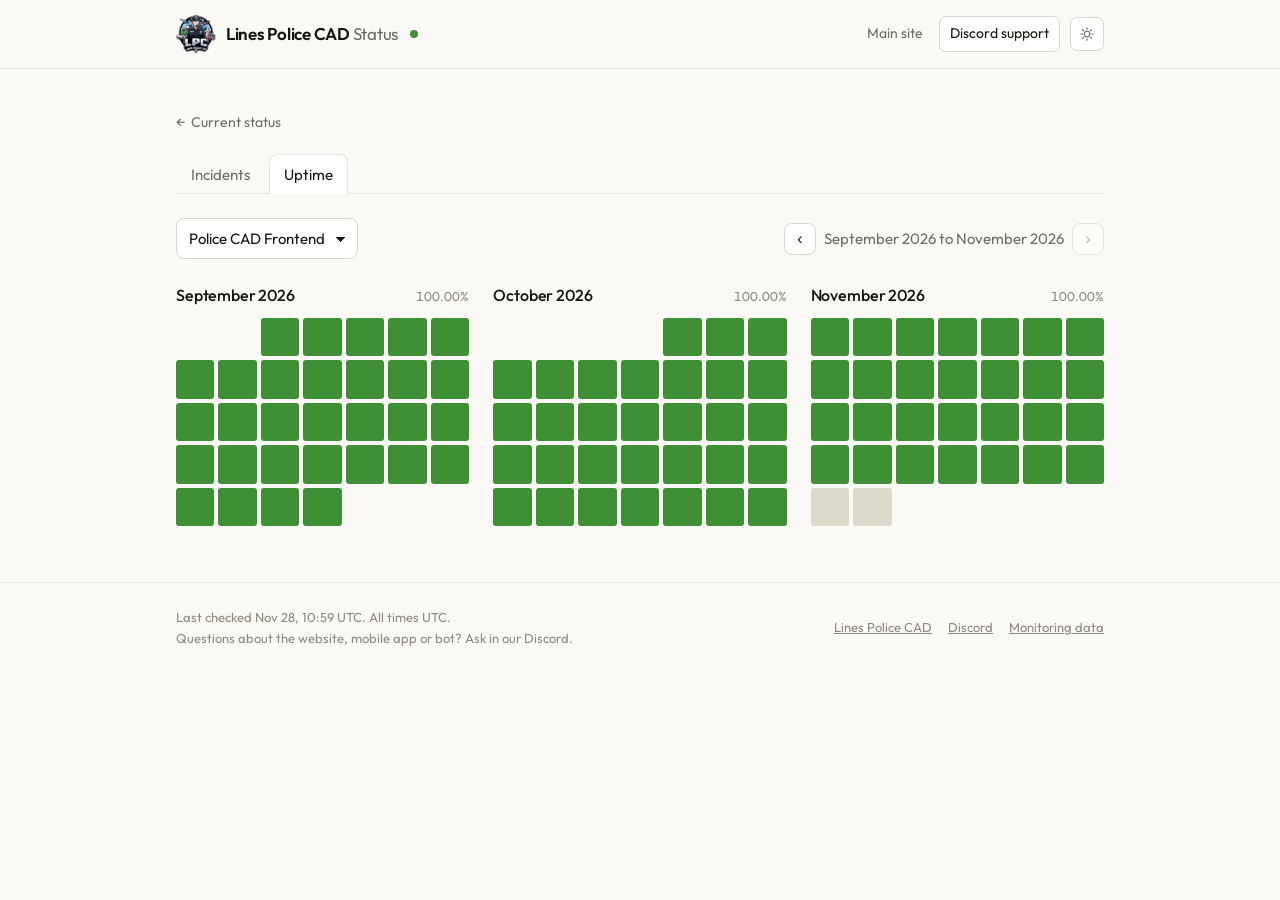
<file: uptime/index.html>
<!doctype html>
<html lang="en">
<head>
<meta charset="utf-8">
<meta name="viewport" content="width=device-width, initial-scale=1">
<title>Historical uptime</title>
<meta name="description" content="Month by month uptime for every Lines Police CAD service.">
<meta name="theme-color" content="#faf9f5">
<meta property="og:title" content="Historical uptime">
<meta property="og:description" content="Month by month uptime for every Lines Police CAD service.">
<meta property="og:type" content="website">
<link rel="icon" href="../assets/lpc-logo.png">
<link rel="apple-touch-icon" href="../assets/lpc-logo.png">
<link rel="preconnect" href="https://fonts.googleapis.com">
<link rel="preconnect" href="https://fonts.gstatic.com" crossorigin>
<link rel="stylesheet" href="https://fonts.googleapis.com/css2?family=Outfit:wght@400;500;600&display=swap">
<link rel="stylesheet" href="../styles.css?v=1795871093704">
<script>
  // Applied before the first paint so a dark-mode visitor never sees a white
  // flash. The page follows the system setting until someone picks a side.
  try {
    var saved = localStorage.getItem("lpc-status-theme");
    if (saved === "dark" || saved === "light") document.documentElement.dataset.theme = saved;
  } catch (e) {}
</script>
</head>
<body>
<a class="skip" href="#content">Skip to service status</a>

<header class="masthead">
  <div class="wrap masthead-inner">
    <a class="brand" href="../">
      <img class="brand-logo" src="../assets/lpc-logo.png" alt="" width="40" height="40">
      <span class="brand-name">Lines Police CAD <span>Status</span></span>
      <span class="brand-dot mark-up" aria-hidden="true"></span>
    </a>
    <nav class="masthead-nav">
      <a href="https://www.linespolice-cad.com">Main site</a>
      <a class="btn" href="https://discord.gg/Y9ytW2ZMp4">Discord support</a>
      <button class="theme-toggle" type="button" aria-label="Switch between light and dark">
        <svg class="icon-sun" viewBox="0 0 24 24" aria-hidden="true" focusable="false"><circle cx="12" cy="12" r="4.2"/><path d="M12 2.6v2.6M12 18.8v2.6M2.6 12h2.6M18.8 12h2.6M5.3 5.3l1.9 1.9M16.8 16.8l1.9 1.9M18.7 5.3l-1.9 1.9M7.2 16.8l-1.9 1.9"/></svg>
        <svg class="icon-moon" viewBox="0 0 24 24" aria-hidden="true" focusable="false"><path d="M20 14.4A8.4 8.4 0 0 1 9.6 4a8.4 8.4 0 1 0 10.4 10.4z"/></svg>
      </button>
    </nav>
  </div>
</header>

<main id="content">
  <div class="wrap">
    <a class="back" href="../">Current status</a>
    
    <nav class="tabs">
      <a class="tab" href="../history/">Incidents</a>
      <a class="tab tab-on" href="../uptime/" aria-current="page">Uptime</a>
    </nav>

    <div class="controls">
      <label class="field">
        <span class="sr-only">Service</span>
        <select id="service">
          <option value="police-cad-frontend">Police CAD Frontend</option>
          <option value="police-cad-api">Police CAD API</option>
          <option value="discord-bot">Discord Bot</option>
        </select>
      </label>
      <div class="window-nav">
        <button type="button" id="older" aria-label="Earlier months">&#8249;</button>
        <span id="window-label"></span>
        <button type="button" id="newer" aria-label="Later months">&#8250;</button>
      </div>
    </div>

    <div id="months" class="months"></div>

    <noscript>
      <p class="muted">This view needs JavaScript. Each service's own page has its uptime and incidents without it:
      <a href="../service/police-cad-frontend/">Police CAD Frontend</a>, <a href="../service/police-cad-api/">Police CAD API</a>, <a href="../service/discord-bot/">Discord Bot</a>.</p>
    </noscript>

    <script id="uptime-data" type="application/json">{"months":["2026-02","2026-03","2026-04","2026-05","2026-06","2026-07","2026-08","2026-09","2026-10","2026-11"],"services":[{"slug":"police-cad-frontend","name":"Police CAD Frontend","days":{"2026-02-02":0,"2026-02-03":0,"2026-02-04":0,"2026-02-05":0,"2026-02-06":0,"2026-02-07":0,"2026-02-08":0,"2026-02-09":0,"2026-02-10":0,"2026-02-11":0,"2026-02-12":0,"2026-02-13":0,"2026-02-14":0,"2026-02-15":0,"2026-02-16":0,"2026-02-17":0,"2026-02-18":0,"2026-02-19":0,"2026-02-20":0,"2026-02-21":0,"2026-02-22":0,"2026-02-23":0,"2026-02-24":0,"2026-02-25":0,"2026-02-26":0,"2026-02-27":0,"2026-02-28":0,"2026-03-01":0,"2026-03-02":0,"2026-03-03":0,"2026-03-04":0,"2026-03-05":0,"2026-03-06":0,"2026-03-07":0,"2026-03-08":0,"2026-03-09":0,"2026-03-10":0,"2026-03-11":0,"2026-03-12":0,"2026-03-13":0,"2026-03-14":0,"2026-03-15":0,"2026-03-16":0,"2026-03-17":0,"2026-03-18":0,"2026-03-19":0,"2026-03-20":0,"2026-03-21":0,"2026-03-22":0,"2026-03-23":0,"2026-03-24":0,"2026-03-25":0,"2026-03-26":0,"2026-03-27":0,"2026-03-28":0,"2026-03-29":0,"2026-03-30":0,"2026-03-31":0,"2026-04-01":0,"2026-04-02":0,"2026-04-03":0,"2026-04-04":0,"2026-04-05":0,"2026-04-06":0,"2026-04-07":0,"2026-04-08":0,"2026-04-09":0,"2026-04-10":0,"2026-04-11":0,"2026-04-12":0,"2026-04-13":7,"2026-04-14":0,"2026-04-15":0,"2026-04-16":0,"2026-04-17":0,"2026-04-18":0,"2026-04-19":0,"2026-04-20":47,"2026-04-21":0,"2026-04-22":0,"2026-04-23":0,"2026-04-24":0,"2026-04-25":0,"2026-04-26":0,"2026-04-27":0,"2026-04-28":0,"2026-04-29":0,"2026-04-30":0,"2026-05-01":0,"2026-05-02":0,"2026-05-03":0,"2026-05-04":0,"2026-05-05":0,"2026-05-06":0,"2026-05-07":0,"2026-05-08":0,"2026-05-09":0,"2026-05-10":0,"2026-05-11":0,"2026-05-12":0,"2026-05-13":0,"2026-05-14":0,"2026-05-15":0,"2026-05-16":0,"2026-05-17":0,"2026-05-18":0,"2026-05-19":0,"2026-05-20":0,"2026-05-21":0,"2026-05-22":0,"2026-05-23":0,"2026-05-24":0,"2026-05-25":0,"2026-05-26":0,"2026-05-27":0,"2026-05-28":0,"2026-05-29":0,"2026-05-30":0,"2026-05-31":0,"2026-06-01":0,"2026-06-02":0,"2026-06-03":0,"2026-06-04":0,"2026-06-05":0,"2026-06-06":0,"2026-06-07":0,"2026-06-08":0,"2026-06-09":0,"2026-06-10":0,"2026-06-11":0,"2026-06-12":0,"2026-06-13":0,"2026-06-14":0,"2026-06-15":0,"2026-06-16":0,"2026-06-17":0,"2026-06-18":0,"2026-06-19":0,"2026-06-20":0,"2026-06-21":0,"2026-06-22":0,"2026-06-23":0,"2026-06-24":0,"2026-06-25":0,"2026-06-26":0,"2026-06-27":0,"2026-06-28":0,"2026-06-29":0,"2026-06-30":0,"2026-07-01":0,"2026-07-02":0,"2026-07-03":0,"2026-07-04":0,"2026-07-05":0,"2026-07-06":0,"2026-07-07":0,"2026-07-08":0,"2026-07-09":0,"2026-07-10":0,"2026-07-11":0,"2026-07-12":0,"2026-07-13":0,"2026-07-14":0,"2026-07-15":0,"2026-07-16":0,"2026-07-17":0,"2026-07-18":0,"2026-07-19":0,"2026-07-20":0,"2026-07-21":0,"2026-07-22":0,"2026-07-23":0,"2026-07-24":0,"2026-07-25":0,"2026-07-26":0,"2026-07-27":0,"2026-07-28":0,"2026-07-29":0,"2026-07-30":0,"2026-07-31":0,"2026-08-01":0,"2026-08-02":0,"2026-08-03":0,"2026-08-04":0,"2026-08-05":0,"2026-08-06":0,"2026-08-07":0,"2026-08-08":0,"2026-08-09":0,"2026-08-10":0,"2026-08-11":0,"2026-08-12":0,"2026-08-13":0,"2026-08-14":0,"2026-08-15":0,"2026-08-16":0,"2026-08-17":0,"2026-08-18":0,"2026-08-19":0,"2026-08-20":0,"2026-08-21":0,"2026-08-22":0,"2026-08-23":0,"2026-08-24":0,"2026-08-25":0,"2026-08-26":0,"2026-08-27":0,"2026-08-28":0,"2026-08-29":0,"2026-08-30":0,"2026-08-31":0,"2026-09-01":0,"2026-09-02":0,"2026-09-03":0,"2026-09-04":0,"2026-09-05":0,"2026-09-06":0,"2026-09-07":0,"2026-09-08":0,"2026-09-09":0,"2026-09-10":0,"2026-09-11":0,"2026-09-12":0,"2026-09-13":0,"2026-09-14":0,"2026-09-15":0,"2026-09-16":0,"2026-09-17":0,"2026-09-18":0,"2026-09-19":0,"2026-09-20":0,"2026-09-21":0,"2026-09-22":0,"2026-09-23":0,"2026-09-24":0,"2026-09-25":0,"2026-09-26":0,"2026-09-27":0,"2026-09-28":0,"2026-09-29":0,"2026-09-30":0,"2026-10-01":0,"2026-10-02":0,"2026-10-03":0,"2026-10-04":0,"2026-10-05":0,"2026-10-06":0,"2026-10-07":0,"2026-10-08":0,"2026-10-09":0,"2026-10-10":0,"2026-10-11":0,"2026-10-12":0,"2026-10-13":0,"2026-10-14":0,"2026-10-15":0,"2026-10-16":0,"2026-10-17":0,"2026-10-18":0,"2026-10-19":0,"2026-10-20":0,"2026-10-21":0,"2026-10-22":0,"2026-10-23":0,"2026-10-24":0,"2026-10-25":0,"2026-10-26":0,"2026-10-27":0,"2026-10-28":0,"2026-10-29":0,"2026-10-30":0,"2026-10-31":0,"2026-11-01":0,"2026-11-02":0,"2026-11-03":0,"2026-11-04":0,"2026-11-05":0,"2026-11-06":0,"2026-11-07":0,"2026-11-08":0,"2026-11-09":0,"2026-11-10":0,"2026-11-11":0,"2026-11-12":0,"2026-11-13":0,"2026-11-14":0,"2026-11-15":0,"2026-11-16":0,"2026-11-17":0,"2026-11-18":0,"2026-11-19":0,"2026-11-20":0,"2026-11-21":0,"2026-11-22":0,"2026-11-23":0,"2026-11-24":0,"2026-11-25":0,"2026-11-26":0,"2026-11-27":0,"2026-11-28":0}},{"slug":"police-cad-api","name":"Police CAD API","days":{"2026-02-02":0,"2026-02-03":0,"2026-02-04":0,"2026-02-05":0,"2026-02-06":0,"2026-02-07":0,"2026-02-08":0,"2026-02-09":0,"2026-02-10":0,"2026-02-11":0,"2026-02-12":0,"2026-02-13":0,"2026-02-14":0,"2026-02-15":0,"2026-02-16":0,"2026-02-17":0,"2026-02-18":0,"2026-02-19":0,"2026-02-20":0,"2026-02-21":0,"2026-02-22":0,"2026-02-23":0,"2026-02-24":0,"2026-02-25":0,"2026-02-26":0,"2026-02-27":0,"2026-02-28":0,"2026-03-01":0,"2026-03-02":0,"2026-03-03":0,"2026-03-04":0,"2026-03-05":0,"2026-03-06":0,"2026-03-07":0,"2026-03-08":0,"2026-03-09":0,"2026-03-10":0,"2026-03-11":0,"2026-03-12":0,"2026-03-13":0,"2026-03-14":0,"2026-03-15":0,"2026-03-16":0,"2026-03-17":0,"2026-03-18":0,"2026-03-19":0,"2026-03-20":0,"2026-03-21":0,"2026-03-22":0,"2026-03-23":0,"2026-03-24":0,"2026-03-25":0,"2026-03-26":0,"2026-03-27":0,"2026-03-28":0,"2026-03-29":0,"2026-03-30":0,"2026-03-31":0,"2026-04-01":0,"2026-04-02":0,"2026-04-03":0,"2026-04-04":0,"2026-04-05":0,"2026-04-06":0,"2026-04-07":0,"2026-04-08":0,"2026-04-09":0,"2026-04-10":0,"2026-04-11":0,"2026-04-12":0,"2026-04-13":0,"2026-04-14":0,"2026-04-15":0,"2026-04-16":0,"2026-04-17":0,"2026-04-18":0,"2026-04-19":0,"2026-04-20":0,"2026-04-21":0,"2026-04-22":0,"2026-04-23":0,"2026-04-24":0,"2026-04-25":0,"2026-04-26":0,"2026-04-27":0,"2026-04-28":0,"2026-04-29":0,"2026-04-30":0,"2026-05-01":0,"2026-05-02":0,"2026-05-03":0,"2026-05-04":0,"2026-05-05":0,"2026-05-06":0,"2026-05-07":0,"2026-05-08":0,"2026-05-09":0,"2026-05-10":0,"2026-05-11":0,"2026-05-12":0,"2026-05-13":0,"2026-05-14":0,"2026-05-15":0,"2026-05-16":0,"2026-05-17":0,"2026-05-18":0,"2026-05-19":0,"2026-05-20":0,"2026-05-21":0,"2026-05-22":0,"2026-05-23":0,"2026-05-24":0,"2026-05-25":0,"2026-05-26":0,"2026-05-27":0,"2026-05-28":0,"2026-05-29":0,"2026-05-30":0,"2026-05-31":0,"2026-06-01":0,"2026-06-02":0,"2026-06-03":0,"2026-06-04":0,"2026-06-05":0,"2026-06-06":35,"2026-06-07":0,"2026-06-08":0,"2026-06-09":0,"2026-06-10":0,"2026-06-11":0,"2026-06-12":0,"2026-06-13":0,"2026-06-14":0,"2026-06-15":0,"2026-06-16":0,"2026-06-17":0,"2026-06-18":0,"2026-06-19":0,"2026-06-20":0,"2026-06-21":0,"2026-06-22":0,"2026-06-23":0,"2026-06-24":0,"2026-06-25":0,"2026-06-26":0,"2026-06-27":0,"2026-06-28":0,"2026-06-29":0,"2026-06-30":0,"2026-07-01":0,"2026-07-02":0,"2026-07-03":0,"2026-07-04":0,"2026-07-05":0,"2026-07-06":0,"2026-07-07":0,"2026-07-08":0,"2026-07-09":0,"2026-07-10":0,"2026-07-11":0,"2026-07-12":0,"2026-07-13":0,"2026-07-14":0,"2026-07-15":0,"2026-07-16":0,"2026-07-17":0,"2026-07-18":0,"2026-07-19":0,"2026-07-20":0,"2026-07-21":0,"2026-07-22":0,"2026-07-23":0,"2026-07-24":0,"2026-07-25":0,"2026-07-26":0,"2026-07-27":0,"2026-07-28":0,"2026-07-29":0,"2026-07-30":0,"2026-07-31":0,"2026-08-01":0,"2026-08-02":0,"2026-08-03":0,"2026-08-04":0,"2026-08-05":0,"2026-08-06":0,"2026-08-07":0,"2026-08-08":0,"2026-08-09":0,"2026-08-10":0,"2026-08-11":0,"2026-08-12":0,"2026-08-13":0,"2026-08-14":0,"2026-08-15":0,"2026-08-16":0,"2026-08-17":0,"2026-08-18":0,"2026-08-19":0,"2026-08-20":0,"2026-08-21":0,"2026-08-22":0,"2026-08-23":0,"2026-08-24":0,"2026-08-25":0,"2026-08-26":0,"2026-08-27":0,"2026-08-28":0,"2026-08-29":0,"2026-08-30":0,"2026-08-31":0,"2026-09-01":0,"2026-09-02":0,"2026-09-03":0,"2026-09-04":0,"2026-09-05":0,"2026-09-06":0,"2026-09-07":0,"2026-09-08":0,"2026-09-09":0,"2026-09-10":0,"2026-09-11":0,"2026-09-12":0,"2026-09-13":0,"2026-09-14":0,"2026-09-15":0,"2026-09-16":0,"2026-09-17":0,"2026-09-18":0,"2026-09-19":0,"2026-09-20":0,"2026-09-21":0,"2026-09-22":0,"2026-09-23":0,"2026-09-24":0,"2026-09-25":0,"2026-09-26":0,"2026-09-27":0,"2026-09-28":0,"2026-09-29":0,"2026-09-30":0,"2026-10-01":0,"2026-10-02":0,"2026-10-03":0,"2026-10-04":0,"2026-10-05":0,"2026-10-06":0,"2026-10-07":0,"2026-10-08":0,"2026-10-09":0,"2026-10-10":0,"2026-10-11":0,"2026-10-12":0,"2026-10-13":0,"2026-10-14":0,"2026-10-15":0,"2026-10-16":0,"2026-10-17":0,"2026-10-18":0,"2026-10-19":0,"2026-10-20":0,"2026-10-21":0,"2026-10-22":0,"2026-10-23":0,"2026-10-24":0,"2026-10-25":0,"2026-10-26":0,"2026-10-27":0,"2026-10-28":0,"2026-10-29":0,"2026-10-30":0,"2026-10-31":0,"2026-11-01":0,"2026-11-02":0,"2026-11-03":0,"2026-11-04":0,"2026-11-05":0,"2026-11-06":0,"2026-11-07":0,"2026-11-08":0,"2026-11-09":0,"2026-11-10":0,"2026-11-11":0,"2026-11-12":0,"2026-11-13":0,"2026-11-14":0,"2026-11-15":0,"2026-11-16":0,"2026-11-17":0,"2026-11-18":0,"2026-11-19":0,"2026-11-20":0,"2026-11-21":0,"2026-11-22":0,"2026-11-23":0,"2026-11-24":0,"2026-11-25":0,"2026-11-26":0,"2026-11-27":0,"2026-11-28":0}},{"slug":"discord-bot","name":"Discord Bot","days":{"2026-10-14":145,"2026-10-15":0,"2026-10-16":0,"2026-10-17":0,"2026-10-18":0,"2026-10-19":0,"2026-10-20":0,"2026-10-21":0,"2026-10-22":0,"2026-10-23":0,"2026-10-24":0,"2026-10-25":0,"2026-10-26":0,"2026-10-27":0,"2026-10-28":0,"2026-10-29":0,"2026-10-30":0,"2026-10-31":0,"2026-11-01":0,"2026-11-02":0,"2026-11-03":0,"2026-11-04":0,"2026-11-05":0,"2026-11-06":0,"2026-11-07":0,"2026-11-08":0,"2026-11-09":0,"2026-11-10":0,"2026-11-11":0,"2026-11-12":0,"2026-11-13":0,"2026-11-14":202,"2026-11-15":0,"2026-11-16":0,"2026-11-17":0,"2026-11-18":0,"2026-11-19":0,"2026-11-20":0,"2026-11-21":0,"2026-11-22":0,"2026-11-23":0,"2026-11-24":0,"2026-11-25":0,"2026-11-26":0,"2026-11-27":0,"2026-11-28":0}}]}</script>
    <script>
      (function () {
        var raw = document.getElementById("uptime-data");
        var data = JSON.parse(raw.textContent);
        var months = data.months;
        var services = data.services;
        if (!months.length || !services.length) return;

        var select = document.getElementById("service");
        var label = document.getElementById("window-label");
        var holder = document.getElementById("months");
        var older = document.getElementById("older");
        var newer = document.getElementById("newer");
        var perWindow = 3;

        var params = new URLSearchParams(location.search);
        var slug = params.get("service");
        if (!services.some(function (s) { return s.slug === slug; })) slug = services[0].slug;
        select.value = slug;
        // offset 0 is the window ending with this month; 1 is the one before.
        var offset = Math.max(0, parseInt(params.get("page") || "1", 10) - 1) || 0;

        function monthLabel(key) {
          var d = new Date(key + "-01T00:00:00Z");
          return d.toLocaleString("en-US", { month: "long", year: "numeric", timeZone: "UTC" });
        }

        function windowFor(off) {
          var end = months.length - off * perWindow;
          return months.slice(Math.max(0, end - perWindow), Math.max(0, end));
        }

        function stateFor(minutesDown) {
          var uptime = Math.max(0, (1440 - minutesDown) / 1440);
          if (uptime >= 1) return "up";
          if (uptime >= 0.99) return "minor";
          if (uptime >= 0.95) return "moderate";
          if (uptime >= 0.8) return "major";
          return "down";
        }

        function render() {
          var service = services.filter(function (s) { return s.slug === slug; })[0];
          var keys = windowFor(offset);
          holder.innerHTML = "";

          keys.forEach(function (key) {
            var first = new Date(key + "-01T00:00:00Z");
            var daysInMonth = new Date(Date.UTC(first.getUTCFullYear(), first.getUTCMonth() + 1, 0)).getUTCDate();
            var monitored = 0;
            var down = 0;
            var cells = "";

            for (var pad = 0; pad < first.getUTCDay(); pad++) cells += '<span class="cell cell-pad"></span>';
            for (var day = 1; day <= daysInMonth; day++) {
              var dayKey = key + "-" + String(day).padStart(2, "0");
              var at = new Date(dayKey + "T00:00:00Z");
              if (at > new Date()) { cells += '<span class="cell cell-pad"></span>'; continue; }
              if (!(dayKey in service.days)) {
                cells += '<span class="cell cell-nodata" title="' + dayKey + ': not monitored"></span>';
                continue;
              }
              var minutes = service.days[dayKey];
              monitored += 1440;
              down += minutes;
              var note = minutes === 0 ? "no downtime" : "down for " + minutes + " minutes";
              cells += '<span class="cell cell-' + stateFor(minutes) + '" title="' + dayKey + ": " + note + '"></span>';
            }

            var pct = monitored === 0 ? null : ((monitored - down) / monitored) * 100;
            var section = document.createElement("section");
            section.className = "month";
            section.innerHTML =
              '<header class="month-head"><h3>' + monthLabel(key) + "</h3><span>" +
              (pct === null ? "no data" : pct.toFixed(2) + "%") +
              '</span></header><div class="grid">' + cells + "</div>";
            holder.appendChild(section);
          });

          label.textContent = keys.length
            ? keys.length === 1
              ? monthLabel(keys[0])
              : monthLabel(keys[0]) + " to " + monthLabel(keys[keys.length - 1])
            : "";
          older.disabled = (offset + 1) * perWindow >= months.length;
          newer.disabled = offset === 0;

          var next = new URLSearchParams();
          next.set("service", slug);
          if (offset > 0) next.set("page", String(offset + 1));
          history.replaceState(null, "", location.pathname + "?" + next.toString());
        }

        select.addEventListener("change", function () { slug = select.value; offset = 0; render(); });
        older.addEventListener("click", function () { offset += 1; render(); });
        newer.addEventListener("click", function () { offset = Math.max(0, offset - 1); render(); });
        render();
      })();
    </script>
  </div>
</main>

<footer class="footer">
  <div class="wrap footer-inner">
    <p>
      Last checked Nov 28, 10:59 UTC. All times UTC.<br>
      Questions about the website, mobile app or bot? Ask in our Discord.
    </p>
    <nav>
      <a href="https://www.linespolice-cad.com">Lines Police CAD</a>
      <a href="https://discord.gg/Y9ytW2ZMp4">Discord</a>
      <a href="https://github.com/Linesmerrill/police-cad-status">Monitoring data</a>
    </nav>
  </div>
</footer>

<div class="tip" role="status" aria-live="off" hidden>
  <p class="tip-date"></p>
  <p class="tip-note"></p>
</div>

<script>
  // The toggle flips the current appearance, whether that came from the system
  // or from an earlier choice, and remembers it.
  (function () {
    var button = document.querySelector(".theme-toggle");
    if (!button) return;
    var root = document.documentElement;
    var dark = window.matchMedia("(prefers-color-scheme: dark)");
    var isDark = function () {
      return root.dataset.theme ? root.dataset.theme === "dark" : dark.matches;
    };
    var label = function () {
      button.setAttribute("aria-label", isDark() ? "Switch to light appearance" : "Switch to dark appearance");
    };
    button.addEventListener("click", function () {
      root.dataset.theme = isDark() ? "light" : "dark";
      try {
        localStorage.setItem("lpc-status-theme", root.dataset.theme);
      } catch (e) {}
      label();
    });
    dark.addEventListener("change", label);
    label();
  })();

  // A dropdown left open follows the usual rule: clicking away, or Escape,
  // closes it. Only the filter, never the "show all" disclosures, which are
  // content someone opened deliberately.
  (function () {
    function closeAll() {
      document.querySelectorAll("details.filter[open]").forEach(function (d) {
        d.open = false;
      });
    }
    document.addEventListener("click", function (event) {
      document.querySelectorAll("details.filter[open]").forEach(function (d) {
        if (!d.contains(event.target)) d.open = false;
      });
    });
    document.addEventListener("keydown", function (event) {
      if (event.key === "Escape") closeAll();
    });
  })();

  // One tooltip, moved to whichever bar is under the pointer. The text is on
  // the bar itself, so this only positions and shows it; a bar near an edge is
  // nudged back inside the viewport rather than hanging off it.
  (function () {
    var tip = document.querySelector(".tip");
    if (!tip) return;
    var dateEl = tip.querySelector(".tip-date");
    var noteEl = tip.querySelector(".tip-note");

    function show(bar) {
      dateEl.textContent = bar.dataset.date || "";
      noteEl.textContent = bar.dataset.note || "";
      tip.hidden = false;
      var b = bar.getBoundingClientRect();
      var t = tip.getBoundingClientRect();
      var left = b.left + b.width / 2 - t.width / 2;
      left = Math.min(Math.max(8, left), window.innerWidth - t.width - 8);
      var top = b.top - t.height - 10;
      var below = top < 8;
      if (below) top = b.bottom + 10;
      tip.classList.toggle("tip-below", below);
      tip.style.left = Math.round(left + window.scrollX) + "px";
      tip.style.top = Math.round(top + window.scrollY) + "px";
      tip.style.setProperty("--arrow", Math.round(b.left + b.width / 2 + window.scrollX - left - window.scrollX) + "px");
    }

    function hide() {
      tip.hidden = true;
    }

    document.addEventListener("mouseover", function (event) {
      var bar = event.target.closest(".bar");
      if (bar) show(bar);
    });
    document.addEventListener("mouseout", function (event) {
      if (event.target.closest(".bar")) hide();
    });
    window.addEventListener("scroll", hide, { passive: true });
  })();
</script>
</body>
</html>
</file>
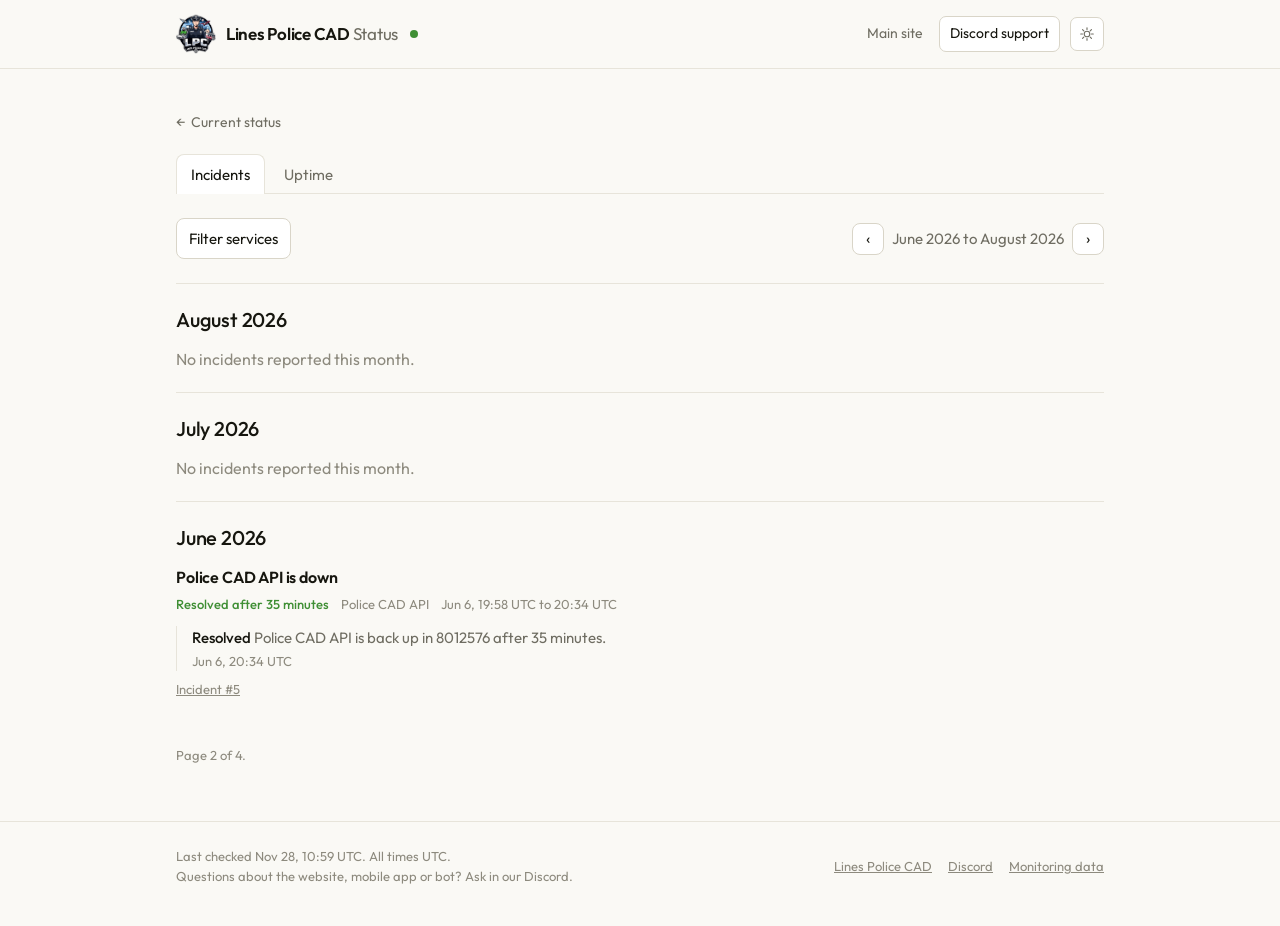
<file: history/2/index.html>
<!doctype html>
<html lang="en">
<head>
<meta charset="utf-8">
<meta name="viewport" content="width=device-width, initial-scale=1">
<title>Incident history, page 2</title>
<meta name="description" content="Every incident recorded for Lines Police CAD, by month.">
<meta name="theme-color" content="#faf9f5">
<meta property="og:title" content="Incident history, page 2">
<meta property="og:description" content="Every incident recorded for Lines Police CAD, by month.">
<meta property="og:type" content="website">
<link rel="icon" href="../../assets/lpc-logo.png">
<link rel="apple-touch-icon" href="../../assets/lpc-logo.png">
<link rel="preconnect" href="https://fonts.googleapis.com">
<link rel="preconnect" href="https://fonts.gstatic.com" crossorigin>
<link rel="stylesheet" href="https://fonts.googleapis.com/css2?family=Outfit:wght@400;500;600&display=swap">
<link rel="stylesheet" href="../../styles.css?v=1795871093704">
<script>
  // Applied before the first paint so a dark-mode visitor never sees a white
  // flash. The page follows the system setting until someone picks a side.
  try {
    var saved = localStorage.getItem("lpc-status-theme");
    if (saved === "dark" || saved === "light") document.documentElement.dataset.theme = saved;
  } catch (e) {}
</script>
</head>
<body>
<a class="skip" href="#content">Skip to service status</a>

<header class="masthead">
  <div class="wrap masthead-inner">
    <a class="brand" href="../../">
      <img class="brand-logo" src="../../assets/lpc-logo.png" alt="" width="40" height="40">
      <span class="brand-name">Lines Police CAD <span>Status</span></span>
      <span class="brand-dot mark-up" aria-hidden="true"></span>
    </a>
    <nav class="masthead-nav">
      <a href="https://www.linespolice-cad.com">Main site</a>
      <a class="btn" href="https://discord.gg/Y9ytW2ZMp4">Discord support</a>
      <button class="theme-toggle" type="button" aria-label="Switch between light and dark">
        <svg class="icon-sun" viewBox="0 0 24 24" aria-hidden="true" focusable="false"><circle cx="12" cy="12" r="4.2"/><path d="M12 2.6v2.6M12 18.8v2.6M2.6 12h2.6M18.8 12h2.6M5.3 5.3l1.9 1.9M16.8 16.8l1.9 1.9M18.7 5.3l-1.9 1.9M7.2 16.8l-1.9 1.9"/></svg>
        <svg class="icon-moon" viewBox="0 0 24 24" aria-hidden="true" focusable="false"><path d="M20 14.4A8.4 8.4 0 0 1 9.6 4a8.4 8.4 0 1 0 10.4 10.4z"/></svg>
      </button>
    </nav>
  </div>
</header>

<main id="content">
  <div class="wrap">
    <a class="back" href="../../">Current status</a>
    
    <nav class="tabs">
      <a class="tab tab-on" href="../../history/" aria-current="page">Incidents</a>
      <a class="tab" href="../../uptime/">Uptime</a>
    </nav>

    <div class="controls">
      <details class="filter">
        <summary>Filter services</summary>
        <div class="filter-menu">
          <label><input type="checkbox" value="police-cad-frontend" checked> Police CAD Frontend</label>
          <label><input type="checkbox" value="police-cad-api" checked> Police CAD API</label>
          <label><input type="checkbox" value="discord-bot" checked> Discord Bot</label>
        </div>
      </details>
      <div class="window-nav">
        <a href="../../history/3/" aria-label="Earlier months">&#8249;</a>
        <span>June 2026 to August 2026</span>
        <a href="../../history/" aria-label="Later months">&#8250;</a>
      </div>
    </div>

    <div id="history">
      <section class="month-incidents">
        <h3>August 2026</h3>
        <p class="muted">No incidents reported this month.</p>
      </section>
      <section class="month-incidents">
        <h3>July 2026</h3>
        <p class="muted">No incidents reported this month.</p>
      </section>
      <section class="month-incidents">
        <h3>June 2026</h3>
        
        <article class="incident" data-slug="police-cad-api">
          <h4>Police CAD API is down</h4>
          <p class="incident-meta">
            <span class="outcome">Resolved after 35 minutes</span>
            <span>Police CAD API</span>
            <span>Jun 6, 19:58 UTC to 20:34 UTC</span>
          </p>
          <ul class="updates">
            <li>
              <p><span class="update-label">Resolved</span> Police CAD API is back up in 8012576 after 35 minutes.</p>
              <time>Jun 6, 20:34 UTC</time>
            </li>
          </ul>
          <a class="incident-link" href="https://github.com/Linesmerrill/police-cad-status/issues/5">Incident #5</a>
        </article>
        
      </section></div>

    <p class="muted page-count">Page 2 of 4.</p>

    <script>
      (function () {
        // ?page=N is the URL people tend to type; send them to the page itself.
        var asked = new URLSearchParams(location.search).get("page");
        var here = 2;
        if (asked && Number(asked) !== here && Number(asked) >= 1) {
          var target = Number(asked) === 1 ? "../../history/" : "../../history/" + Number(asked) + "/";
          location.replace(target);
          return;
        }

        // The filter hides incidents in the page rather than reloading it, so
        // without JavaScript every incident is simply shown.
        var boxes = Array.prototype.slice.call(document.querySelectorAll(".filter input"));
        function apply() {
          var on = boxes.filter(function (b) { return b.checked; }).map(function (b) { return b.value; });
          document.querySelectorAll(".incident[data-slug]").forEach(function (card) {
            card.hidden = on.indexOf(card.dataset.slug) === -1;
          });
          document.querySelectorAll(".month-incidents").forEach(function (section) {
            var any = section.querySelector(".incident:not([hidden])");
            var empty = section.querySelector(".filtered-empty");
            if (!any && !empty) {
              var p = document.createElement("p");
              p.className = "muted filtered-empty";
              p.textContent = "No incidents for the selected services.";
              section.appendChild(p);
            } else if (any && empty) {
              empty.remove();
            }
          });
        }
        boxes.forEach(function (box) { box.addEventListener("change", apply); });
      })();
    </script>
  </div>
</main>

<footer class="footer">
  <div class="wrap footer-inner">
    <p>
      Last checked Nov 28, 10:59 UTC. All times UTC.<br>
      Questions about the website, mobile app or bot? Ask in our Discord.
    </p>
    <nav>
      <a href="https://www.linespolice-cad.com">Lines Police CAD</a>
      <a href="https://discord.gg/Y9ytW2ZMp4">Discord</a>
      <a href="https://github.com/Linesmerrill/police-cad-status">Monitoring data</a>
    </nav>
  </div>
</footer>

<div class="tip" role="status" aria-live="off" hidden>
  <p class="tip-date"></p>
  <p class="tip-note"></p>
</div>

<script>
  // The toggle flips the current appearance, whether that came from the system
  // or from an earlier choice, and remembers it.
  (function () {
    var button = document.querySelector(".theme-toggle");
    if (!button) return;
    var root = document.documentElement;
    var dark = window.matchMedia("(prefers-color-scheme: dark)");
    var isDark = function () {
      return root.dataset.theme ? root.dataset.theme === "dark" : dark.matches;
    };
    var label = function () {
      button.setAttribute("aria-label", isDark() ? "Switch to light appearance" : "Switch to dark appearance");
    };
    button.addEventListener("click", function () {
      root.dataset.theme = isDark() ? "light" : "dark";
      try {
        localStorage.setItem("lpc-status-theme", root.dataset.theme);
      } catch (e) {}
      label();
    });
    dark.addEventListener("change", label);
    label();
  })();

  // A dropdown left open follows the usual rule: clicking away, or Escape,
  // closes it. Only the filter, never the "show all" disclosures, which are
  // content someone opened deliberately.
  (function () {
    function closeAll() {
      document.querySelectorAll("details.filter[open]").forEach(function (d) {
        d.open = false;
      });
    }
    document.addEventListener("click", function (event) {
      document.querySelectorAll("details.filter[open]").forEach(function (d) {
        if (!d.contains(event.target)) d.open = false;
      });
    });
    document.addEventListener("keydown", function (event) {
      if (event.key === "Escape") closeAll();
    });
  })();

  // One tooltip, moved to whichever bar is under the pointer. The text is on
  // the bar itself, so this only positions and shows it; a bar near an edge is
  // nudged back inside the viewport rather than hanging off it.
  (function () {
    var tip = document.querySelector(".tip");
    if (!tip) return;
    var dateEl = tip.querySelector(".tip-date");
    var noteEl = tip.querySelector(".tip-note");

    function show(bar) {
      dateEl.textContent = bar.dataset.date || "";
      noteEl.textContent = bar.dataset.note || "";
      tip.hidden = false;
      var b = bar.getBoundingClientRect();
      var t = tip.getBoundingClientRect();
      var left = b.left + b.width / 2 - t.width / 2;
      left = Math.min(Math.max(8, left), window.innerWidth - t.width - 8);
      var top = b.top - t.height - 10;
      var below = top < 8;
      if (below) top = b.bottom + 10;
      tip.classList.toggle("tip-below", below);
      tip.style.left = Math.round(left + window.scrollX) + "px";
      tip.style.top = Math.round(top + window.scrollY) + "px";
      tip.style.setProperty("--arrow", Math.round(b.left + b.width / 2 + window.scrollX - left - window.scrollX) + "px");
    }

    function hide() {
      tip.hidden = true;
    }

    document.addEventListener("mouseover", function (event) {
      var bar = event.target.closest(".bar");
      if (bar) show(bar);
    });
    document.addEventListener("mouseout", function (event) {
      if (event.target.closest(".bar")) hide();
    });
    window.addEventListener("scroll", hide, { passive: true });
  })();
</script>
</body>
</html>
</file>
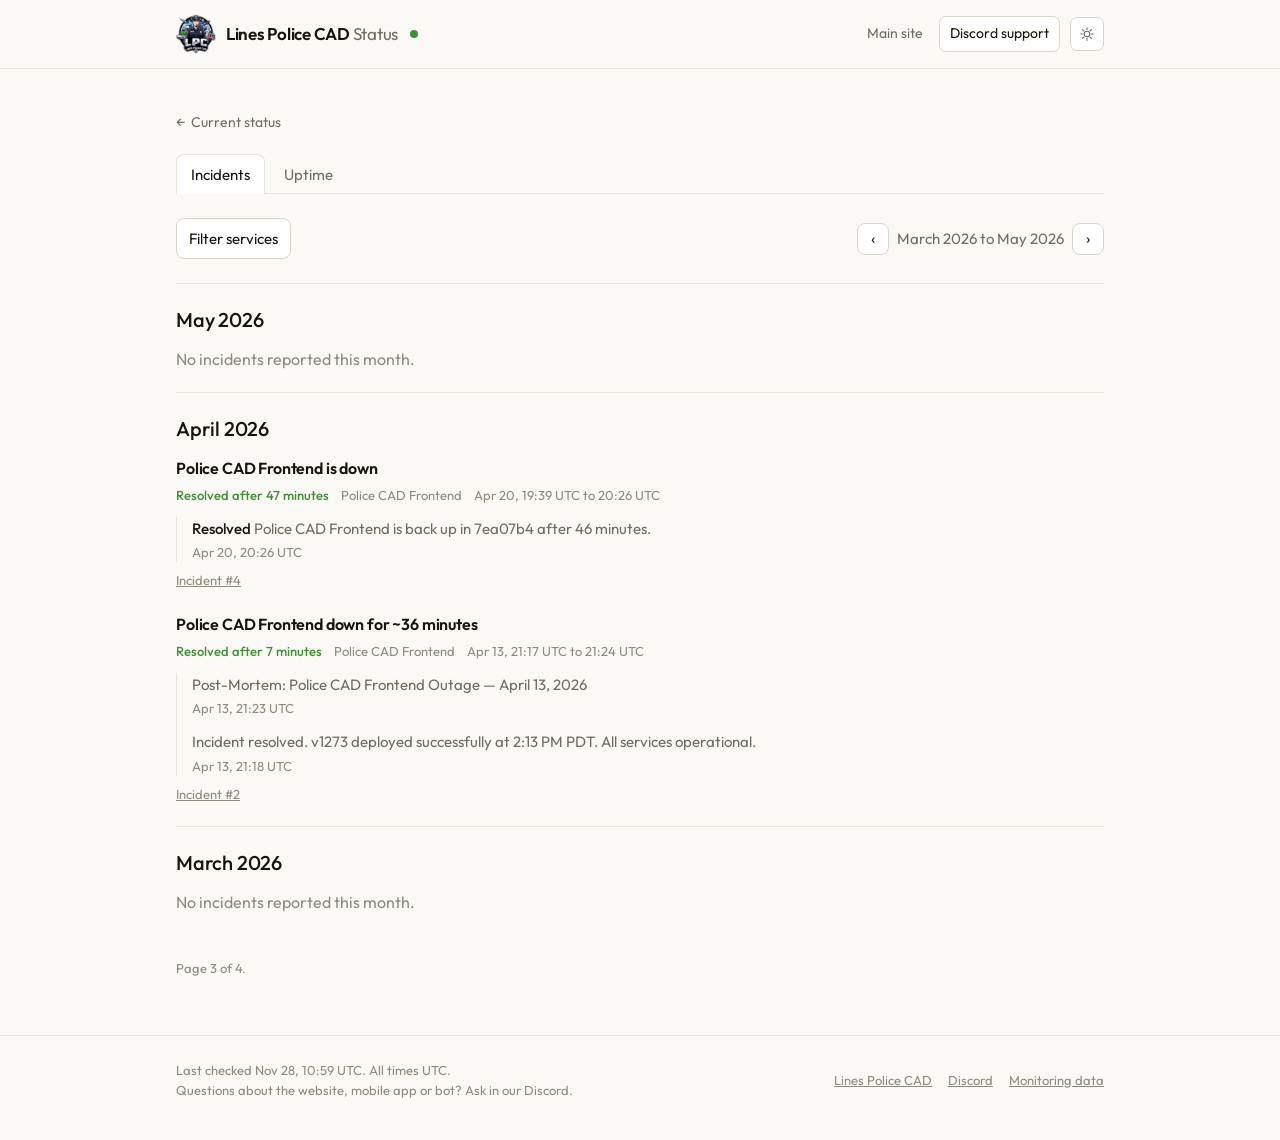
<file: history/3/index.html>
<!doctype html>
<html lang="en">
<head>
<meta charset="utf-8">
<meta name="viewport" content="width=device-width, initial-scale=1">
<title>Incident history, page 3</title>
<meta name="description" content="Every incident recorded for Lines Police CAD, by month.">
<meta name="theme-color" content="#faf9f5">
<meta property="og:title" content="Incident history, page 3">
<meta property="og:description" content="Every incident recorded for Lines Police CAD, by month.">
<meta property="og:type" content="website">
<link rel="icon" href="../../assets/lpc-logo.png">
<link rel="apple-touch-icon" href="../../assets/lpc-logo.png">
<link rel="preconnect" href="https://fonts.googleapis.com">
<link rel="preconnect" href="https://fonts.gstatic.com" crossorigin>
<link rel="stylesheet" href="https://fonts.googleapis.com/css2?family=Outfit:wght@400;500;600&display=swap">
<link rel="stylesheet" href="../../styles.css?v=1795871093704">
<script>
  // Applied before the first paint so a dark-mode visitor never sees a white
  // flash. The page follows the system setting until someone picks a side.
  try {
    var saved = localStorage.getItem("lpc-status-theme");
    if (saved === "dark" || saved === "light") document.documentElement.dataset.theme = saved;
  } catch (e) {}
</script>
</head>
<body>
<a class="skip" href="#content">Skip to service status</a>

<header class="masthead">
  <div class="wrap masthead-inner">
    <a class="brand" href="../../">
      <img class="brand-logo" src="../../assets/lpc-logo.png" alt="" width="40" height="40">
      <span class="brand-name">Lines Police CAD <span>Status</span></span>
      <span class="brand-dot mark-up" aria-hidden="true"></span>
    </a>
    <nav class="masthead-nav">
      <a href="https://www.linespolice-cad.com">Main site</a>
      <a class="btn" href="https://discord.gg/Y9ytW2ZMp4">Discord support</a>
      <button class="theme-toggle" type="button" aria-label="Switch between light and dark">
        <svg class="icon-sun" viewBox="0 0 24 24" aria-hidden="true" focusable="false"><circle cx="12" cy="12" r="4.2"/><path d="M12 2.6v2.6M12 18.8v2.6M2.6 12h2.6M18.8 12h2.6M5.3 5.3l1.9 1.9M16.8 16.8l1.9 1.9M18.7 5.3l-1.9 1.9M7.2 16.8l-1.9 1.9"/></svg>
        <svg class="icon-moon" viewBox="0 0 24 24" aria-hidden="true" focusable="false"><path d="M20 14.4A8.4 8.4 0 0 1 9.6 4a8.4 8.4 0 1 0 10.4 10.4z"/></svg>
      </button>
    </nav>
  </div>
</header>

<main id="content">
  <div class="wrap">
    <a class="back" href="../../">Current status</a>
    
    <nav class="tabs">
      <a class="tab tab-on" href="../../history/" aria-current="page">Incidents</a>
      <a class="tab" href="../../uptime/">Uptime</a>
    </nav>

    <div class="controls">
      <details class="filter">
        <summary>Filter services</summary>
        <div class="filter-menu">
          <label><input type="checkbox" value="police-cad-frontend" checked> Police CAD Frontend</label>
          <label><input type="checkbox" value="police-cad-api" checked> Police CAD API</label>
          <label><input type="checkbox" value="discord-bot" checked> Discord Bot</label>
        </div>
      </details>
      <div class="window-nav">
        <a href="../../history/4/" aria-label="Earlier months">&#8249;</a>
        <span>March 2026 to May 2026</span>
        <a href="../../history/2/" aria-label="Later months">&#8250;</a>
      </div>
    </div>

    <div id="history">
      <section class="month-incidents">
        <h3>May 2026</h3>
        <p class="muted">No incidents reported this month.</p>
      </section>
      <section class="month-incidents">
        <h3>April 2026</h3>
        
        <article class="incident" data-slug="police-cad-frontend">
          <h4>Police CAD Frontend is down</h4>
          <p class="incident-meta">
            <span class="outcome">Resolved after 47 minutes</span>
            <span>Police CAD Frontend</span>
            <span>Apr 20, 19:39 UTC to 20:26 UTC</span>
          </p>
          <ul class="updates">
            <li>
              <p><span class="update-label">Resolved</span> Police CAD Frontend is back up in 7ea07b4 after 46 minutes.</p>
              <time>Apr 20, 20:26 UTC</time>
            </li>
          </ul>
          <a class="incident-link" href="https://github.com/Linesmerrill/police-cad-status/issues/4">Incident #4</a>
        </article>
        <article class="incident" data-slug="police-cad-frontend">
          <h4>Police CAD Frontend down for ~36 minutes</h4>
          <p class="incident-meta">
            <span class="outcome">Resolved after 7 minutes</span>
            <span>Police CAD Frontend</span>
            <span>Apr 13, 21:17 UTC to 21:24 UTC</span>
          </p>
          <ul class="updates">
            <li>
              <p>Post-Mortem: Police CAD Frontend Outage — April 13, 2026</p>
              <time>Apr 13, 21:23 UTC</time>
            </li>
            <li>
              <p>Incident resolved. v1273 deployed successfully at 2:13 PM PDT. All services operational.</p>
              <time>Apr 13, 21:18 UTC</time>
            </li>
          </ul>
          <a class="incident-link" href="https://github.com/Linesmerrill/police-cad-status/issues/2">Incident #2</a>
        </article>
        
      </section>
      <section class="month-incidents">
        <h3>March 2026</h3>
        <p class="muted">No incidents reported this month.</p>
      </section></div>

    <p class="muted page-count">Page 3 of 4.</p>

    <script>
      (function () {
        // ?page=N is the URL people tend to type; send them to the page itself.
        var asked = new URLSearchParams(location.search).get("page");
        var here = 3;
        if (asked && Number(asked) !== here && Number(asked) >= 1) {
          var target = Number(asked) === 1 ? "../../history/" : "../../history/" + Number(asked) + "/";
          location.replace(target);
          return;
        }

        // The filter hides incidents in the page rather than reloading it, so
        // without JavaScript every incident is simply shown.
        var boxes = Array.prototype.slice.call(document.querySelectorAll(".filter input"));
        function apply() {
          var on = boxes.filter(function (b) { return b.checked; }).map(function (b) { return b.value; });
          document.querySelectorAll(".incident[data-slug]").forEach(function (card) {
            card.hidden = on.indexOf(card.dataset.slug) === -1;
          });
          document.querySelectorAll(".month-incidents").forEach(function (section) {
            var any = section.querySelector(".incident:not([hidden])");
            var empty = section.querySelector(".filtered-empty");
            if (!any && !empty) {
              var p = document.createElement("p");
              p.className = "muted filtered-empty";
              p.textContent = "No incidents for the selected services.";
              section.appendChild(p);
            } else if (any && empty) {
              empty.remove();
            }
          });
        }
        boxes.forEach(function (box) { box.addEventListener("change", apply); });
      })();
    </script>
  </div>
</main>

<footer class="footer">
  <div class="wrap footer-inner">
    <p>
      Last checked Nov 28, 10:59 UTC. All times UTC.<br>
      Questions about the website, mobile app or bot? Ask in our Discord.
    </p>
    <nav>
      <a href="https://www.linespolice-cad.com">Lines Police CAD</a>
      <a href="https://discord.gg/Y9ytW2ZMp4">Discord</a>
      <a href="https://github.com/Linesmerrill/police-cad-status">Monitoring data</a>
    </nav>
  </div>
</footer>

<div class="tip" role="status" aria-live="off" hidden>
  <p class="tip-date"></p>
  <p class="tip-note"></p>
</div>

<script>
  // The toggle flips the current appearance, whether that came from the system
  // or from an earlier choice, and remembers it.
  (function () {
    var button = document.querySelector(".theme-toggle");
    if (!button) return;
    var root = document.documentElement;
    var dark = window.matchMedia("(prefers-color-scheme: dark)");
    var isDark = function () {
      return root.dataset.theme ? root.dataset.theme === "dark" : dark.matches;
    };
    var label = function () {
      button.setAttribute("aria-label", isDark() ? "Switch to light appearance" : "Switch to dark appearance");
    };
    button.addEventListener("click", function () {
      root.dataset.theme = isDark() ? "light" : "dark";
      try {
        localStorage.setItem("lpc-status-theme", root.dataset.theme);
      } catch (e) {}
      label();
    });
    dark.addEventListener("change", label);
    label();
  })();

  // A dropdown left open follows the usual rule: clicking away, or Escape,
  // closes it. Only the filter, never the "show all" disclosures, which are
  // content someone opened deliberately.
  (function () {
    function closeAll() {
      document.querySelectorAll("details.filter[open]").forEach(function (d) {
        d.open = false;
      });
    }
    document.addEventListener("click", function (event) {
      document.querySelectorAll("details.filter[open]").forEach(function (d) {
        if (!d.contains(event.target)) d.open = false;
      });
    });
    document.addEventListener("keydown", function (event) {
      if (event.key === "Escape") closeAll();
    });
  })();

  // One tooltip, moved to whichever bar is under the pointer. The text is on
  // the bar itself, so this only positions and shows it; a bar near an edge is
  // nudged back inside the viewport rather than hanging off it.
  (function () {
    var tip = document.querySelector(".tip");
    if (!tip) return;
    var dateEl = tip.querySelector(".tip-date");
    var noteEl = tip.querySelector(".tip-note");

    function show(bar) {
      dateEl.textContent = bar.dataset.date || "";
      noteEl.textContent = bar.dataset.note || "";
      tip.hidden = false;
      var b = bar.getBoundingClientRect();
      var t = tip.getBoundingClientRect();
      var left = b.left + b.width / 2 - t.width / 2;
      left = Math.min(Math.max(8, left), window.innerWidth - t.width - 8);
      var top = b.top - t.height - 10;
      var below = top < 8;
      if (below) top = b.bottom + 10;
      tip.classList.toggle("tip-below", below);
      tip.style.left = Math.round(left + window.scrollX) + "px";
      tip.style.top = Math.round(top + window.scrollY) + "px";
      tip.style.setProperty("--arrow", Math.round(b.left + b.width / 2 + window.scrollX - left - window.scrollX) + "px");
    }

    function hide() {
      tip.hidden = true;
    }

    document.addEventListener("mouseover", function (event) {
      var bar = event.target.closest(".bar");
      if (bar) show(bar);
    });
    document.addEventListener("mouseout", function (event) {
      if (event.target.closest(".bar")) hide();
    });
    window.addEventListener("scroll", hide, { passive: true });
  })();
</script>
</body>
</html>
</file>
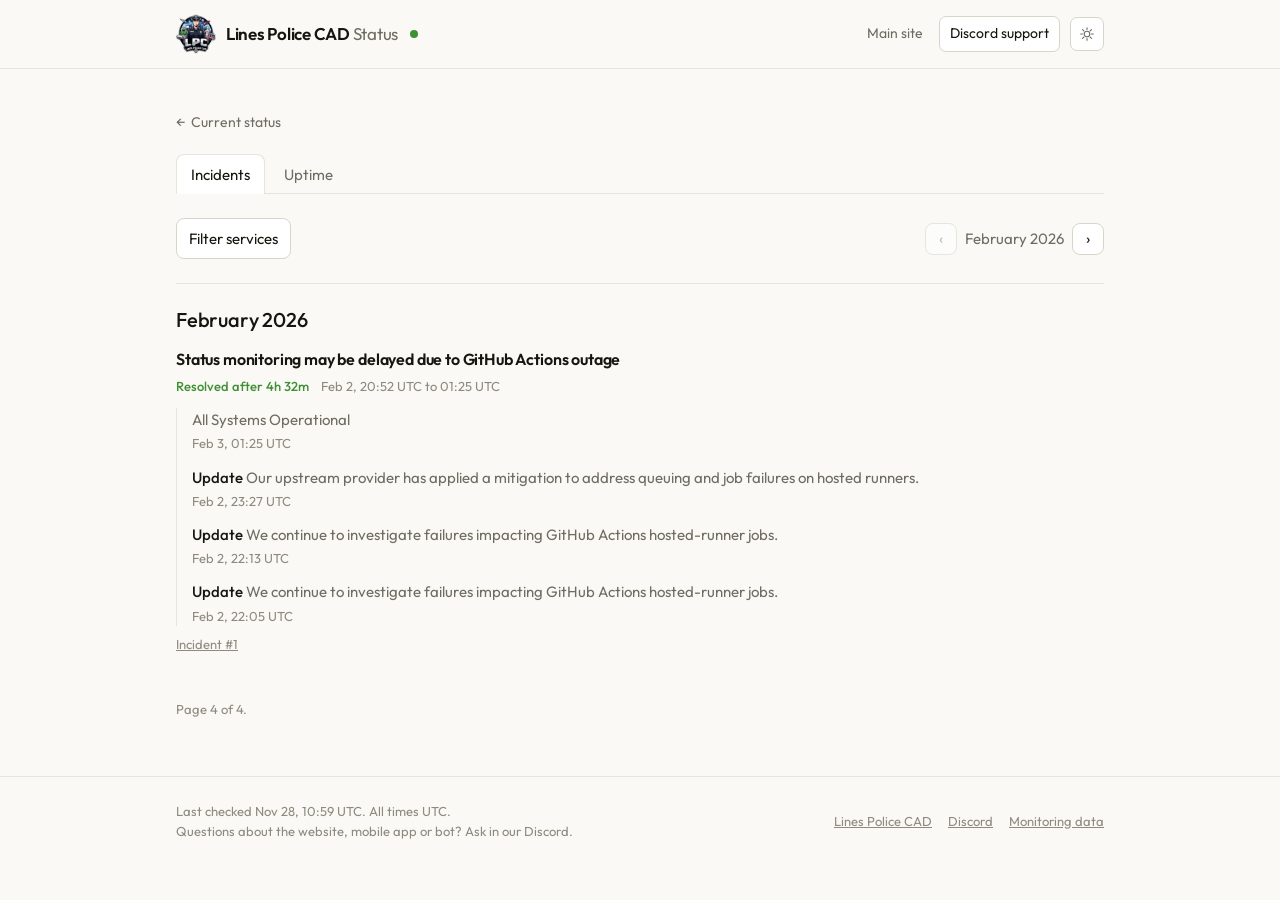
<file: history/4/index.html>
<!doctype html>
<html lang="en">
<head>
<meta charset="utf-8">
<meta name="viewport" content="width=device-width, initial-scale=1">
<title>Incident history, page 4</title>
<meta name="description" content="Every incident recorded for Lines Police CAD, by month.">
<meta name="theme-color" content="#faf9f5">
<meta property="og:title" content="Incident history, page 4">
<meta property="og:description" content="Every incident recorded for Lines Police CAD, by month.">
<meta property="og:type" content="website">
<link rel="icon" href="../../assets/lpc-logo.png">
<link rel="apple-touch-icon" href="../../assets/lpc-logo.png">
<link rel="preconnect" href="https://fonts.googleapis.com">
<link rel="preconnect" href="https://fonts.gstatic.com" crossorigin>
<link rel="stylesheet" href="https://fonts.googleapis.com/css2?family=Outfit:wght@400;500;600&display=swap">
<link rel="stylesheet" href="../../styles.css?v=1795871093704">
<script>
  // Applied before the first paint so a dark-mode visitor never sees a white
  // flash. The page follows the system setting until someone picks a side.
  try {
    var saved = localStorage.getItem("lpc-status-theme");
    if (saved === "dark" || saved === "light") document.documentElement.dataset.theme = saved;
  } catch (e) {}
</script>
</head>
<body>
<a class="skip" href="#content">Skip to service status</a>

<header class="masthead">
  <div class="wrap masthead-inner">
    <a class="brand" href="../../">
      <img class="brand-logo" src="../../assets/lpc-logo.png" alt="" width="40" height="40">
      <span class="brand-name">Lines Police CAD <span>Status</span></span>
      <span class="brand-dot mark-up" aria-hidden="true"></span>
    </a>
    <nav class="masthead-nav">
      <a href="https://www.linespolice-cad.com">Main site</a>
      <a class="btn" href="https://discord.gg/Y9ytW2ZMp4">Discord support</a>
      <button class="theme-toggle" type="button" aria-label="Switch between light and dark">
        <svg class="icon-sun" viewBox="0 0 24 24" aria-hidden="true" focusable="false"><circle cx="12" cy="12" r="4.2"/><path d="M12 2.6v2.6M12 18.8v2.6M2.6 12h2.6M18.8 12h2.6M5.3 5.3l1.9 1.9M16.8 16.8l1.9 1.9M18.7 5.3l-1.9 1.9M7.2 16.8l-1.9 1.9"/></svg>
        <svg class="icon-moon" viewBox="0 0 24 24" aria-hidden="true" focusable="false"><path d="M20 14.4A8.4 8.4 0 0 1 9.6 4a8.4 8.4 0 1 0 10.4 10.4z"/></svg>
      </button>
    </nav>
  </div>
</header>

<main id="content">
  <div class="wrap">
    <a class="back" href="../../">Current status</a>
    
    <nav class="tabs">
      <a class="tab tab-on" href="../../history/" aria-current="page">Incidents</a>
      <a class="tab" href="../../uptime/">Uptime</a>
    </nav>

    <div class="controls">
      <details class="filter">
        <summary>Filter services</summary>
        <div class="filter-menu">
          <label><input type="checkbox" value="police-cad-frontend" checked> Police CAD Frontend</label>
          <label><input type="checkbox" value="police-cad-api" checked> Police CAD API</label>
          <label><input type="checkbox" value="discord-bot" checked> Discord Bot</label>
        </div>
      </details>
      <div class="window-nav">
        <span class="disabled" aria-hidden="true">&#8249;</span>
        <span>February 2026</span>
        <a href="../../history/3/" aria-label="Later months">&#8250;</a>
      </div>
    </div>

    <div id="history">
      <section class="month-incidents">
        <h3>February 2026</h3>
        
        <article class="incident">
          <h4>Status monitoring may be delayed due to GitHub Actions outage</h4>
          <p class="incident-meta">
            <span class="outcome">Resolved after 4h 32m</span>
            
            <span>Feb 2, 20:52 UTC to 01:25 UTC</span>
          </p>
          <ul class="updates">
            <li>
              <p>All Systems Operational</p>
              <time>Feb 3, 01:25 UTC</time>
            </li>
            <li>
              <p><span class="update-label">Update</span> Our upstream provider has applied a mitigation to address queuing and job failures on hosted runners.</p>
              <time>Feb 2, 23:27 UTC</time>
            </li>
            <li>
              <p><span class="update-label">Update</span> We continue to investigate failures impacting GitHub Actions hosted-runner jobs.</p>
              <time>Feb 2, 22:13 UTC</time>
            </li>
            <li>
              <p><span class="update-label">Update</span> We continue to investigate failures impacting GitHub Actions hosted-runner jobs.</p>
              <time>Feb 2, 22:05 UTC</time>
            </li>
          </ul>
          <a class="incident-link" href="https://github.com/Linesmerrill/police-cad-status/issues/1">Incident #1</a>
        </article>
        
      </section></div>

    <p class="muted page-count">Page 4 of 4.</p>

    <script>
      (function () {
        // ?page=N is the URL people tend to type; send them to the page itself.
        var asked = new URLSearchParams(location.search).get("page");
        var here = 4;
        if (asked && Number(asked) !== here && Number(asked) >= 1) {
          var target = Number(asked) === 1 ? "../../history/" : "../../history/" + Number(asked) + "/";
          location.replace(target);
          return;
        }

        // The filter hides incidents in the page rather than reloading it, so
        // without JavaScript every incident is simply shown.
        var boxes = Array.prototype.slice.call(document.querySelectorAll(".filter input"));
        function apply() {
          var on = boxes.filter(function (b) { return b.checked; }).map(function (b) { return b.value; });
          document.querySelectorAll(".incident[data-slug]").forEach(function (card) {
            card.hidden = on.indexOf(card.dataset.slug) === -1;
          });
          document.querySelectorAll(".month-incidents").forEach(function (section) {
            var any = section.querySelector(".incident:not([hidden])");
            var empty = section.querySelector(".filtered-empty");
            if (!any && !empty) {
              var p = document.createElement("p");
              p.className = "muted filtered-empty";
              p.textContent = "No incidents for the selected services.";
              section.appendChild(p);
            } else if (any && empty) {
              empty.remove();
            }
          });
        }
        boxes.forEach(function (box) { box.addEventListener("change", apply); });
      })();
    </script>
  </div>
</main>

<footer class="footer">
  <div class="wrap footer-inner">
    <p>
      Last checked Nov 28, 10:59 UTC. All times UTC.<br>
      Questions about the website, mobile app or bot? Ask in our Discord.
    </p>
    <nav>
      <a href="https://www.linespolice-cad.com">Lines Police CAD</a>
      <a href="https://discord.gg/Y9ytW2ZMp4">Discord</a>
      <a href="https://github.com/Linesmerrill/police-cad-status">Monitoring data</a>
    </nav>
  </div>
</footer>

<div class="tip" role="status" aria-live="off" hidden>
  <p class="tip-date"></p>
  <p class="tip-note"></p>
</div>

<script>
  // The toggle flips the current appearance, whether that came from the system
  // or from an earlier choice, and remembers it.
  (function () {
    var button = document.querySelector(".theme-toggle");
    if (!button) return;
    var root = document.documentElement;
    var dark = window.matchMedia("(prefers-color-scheme: dark)");
    var isDark = function () {
      return root.dataset.theme ? root.dataset.theme === "dark" : dark.matches;
    };
    var label = function () {
      button.setAttribute("aria-label", isDark() ? "Switch to light appearance" : "Switch to dark appearance");
    };
    button.addEventListener("click", function () {
      root.dataset.theme = isDark() ? "light" : "dark";
      try {
        localStorage.setItem("lpc-status-theme", root.dataset.theme);
      } catch (e) {}
      label();
    });
    dark.addEventListener("change", label);
    label();
  })();

  // A dropdown left open follows the usual rule: clicking away, or Escape,
  // closes it. Only the filter, never the "show all" disclosures, which are
  // content someone opened deliberately.
  (function () {
    function closeAll() {
      document.querySelectorAll("details.filter[open]").forEach(function (d) {
        d.open = false;
      });
    }
    document.addEventListener("click", function (event) {
      document.querySelectorAll("details.filter[open]").forEach(function (d) {
        if (!d.contains(event.target)) d.open = false;
      });
    });
    document.addEventListener("keydown", function (event) {
      if (event.key === "Escape") closeAll();
    });
  })();

  // One tooltip, moved to whichever bar is under the pointer. The text is on
  // the bar itself, so this only positions and shows it; a bar near an edge is
  // nudged back inside the viewport rather than hanging off it.
  (function () {
    var tip = document.querySelector(".tip");
    if (!tip) return;
    var dateEl = tip.querySelector(".tip-date");
    var noteEl = tip.querySelector(".tip-note");

    function show(bar) {
      dateEl.textContent = bar.dataset.date || "";
      noteEl.textContent = bar.dataset.note || "";
      tip.hidden = false;
      var b = bar.getBoundingClientRect();
      var t = tip.getBoundingClientRect();
      var left = b.left + b.width / 2 - t.width / 2;
      left = Math.min(Math.max(8, left), window.innerWidth - t.width - 8);
      var top = b.top - t.height - 10;
      var below = top < 8;
      if (below) top = b.bottom + 10;
      tip.classList.toggle("tip-below", below);
      tip.style.left = Math.round(left + window.scrollX) + "px";
      tip.style.top = Math.round(top + window.scrollY) + "px";
      tip.style.setProperty("--arrow", Math.round(b.left + b.width / 2 + window.scrollX - left - window.scrollX) + "px");
    }

    function hide() {
      tip.hidden = true;
    }

    document.addEventListener("mouseover", function (event) {
      var bar = event.target.closest(".bar");
      if (bar) show(bar);
    });
    document.addEventListener("mouseout", function (event) {
      if (event.target.closest(".bar")) hide();
    });
    window.addEventListener("scroll", hide, { passive: true });
  })();
</script>
</body>
</html>
</file>
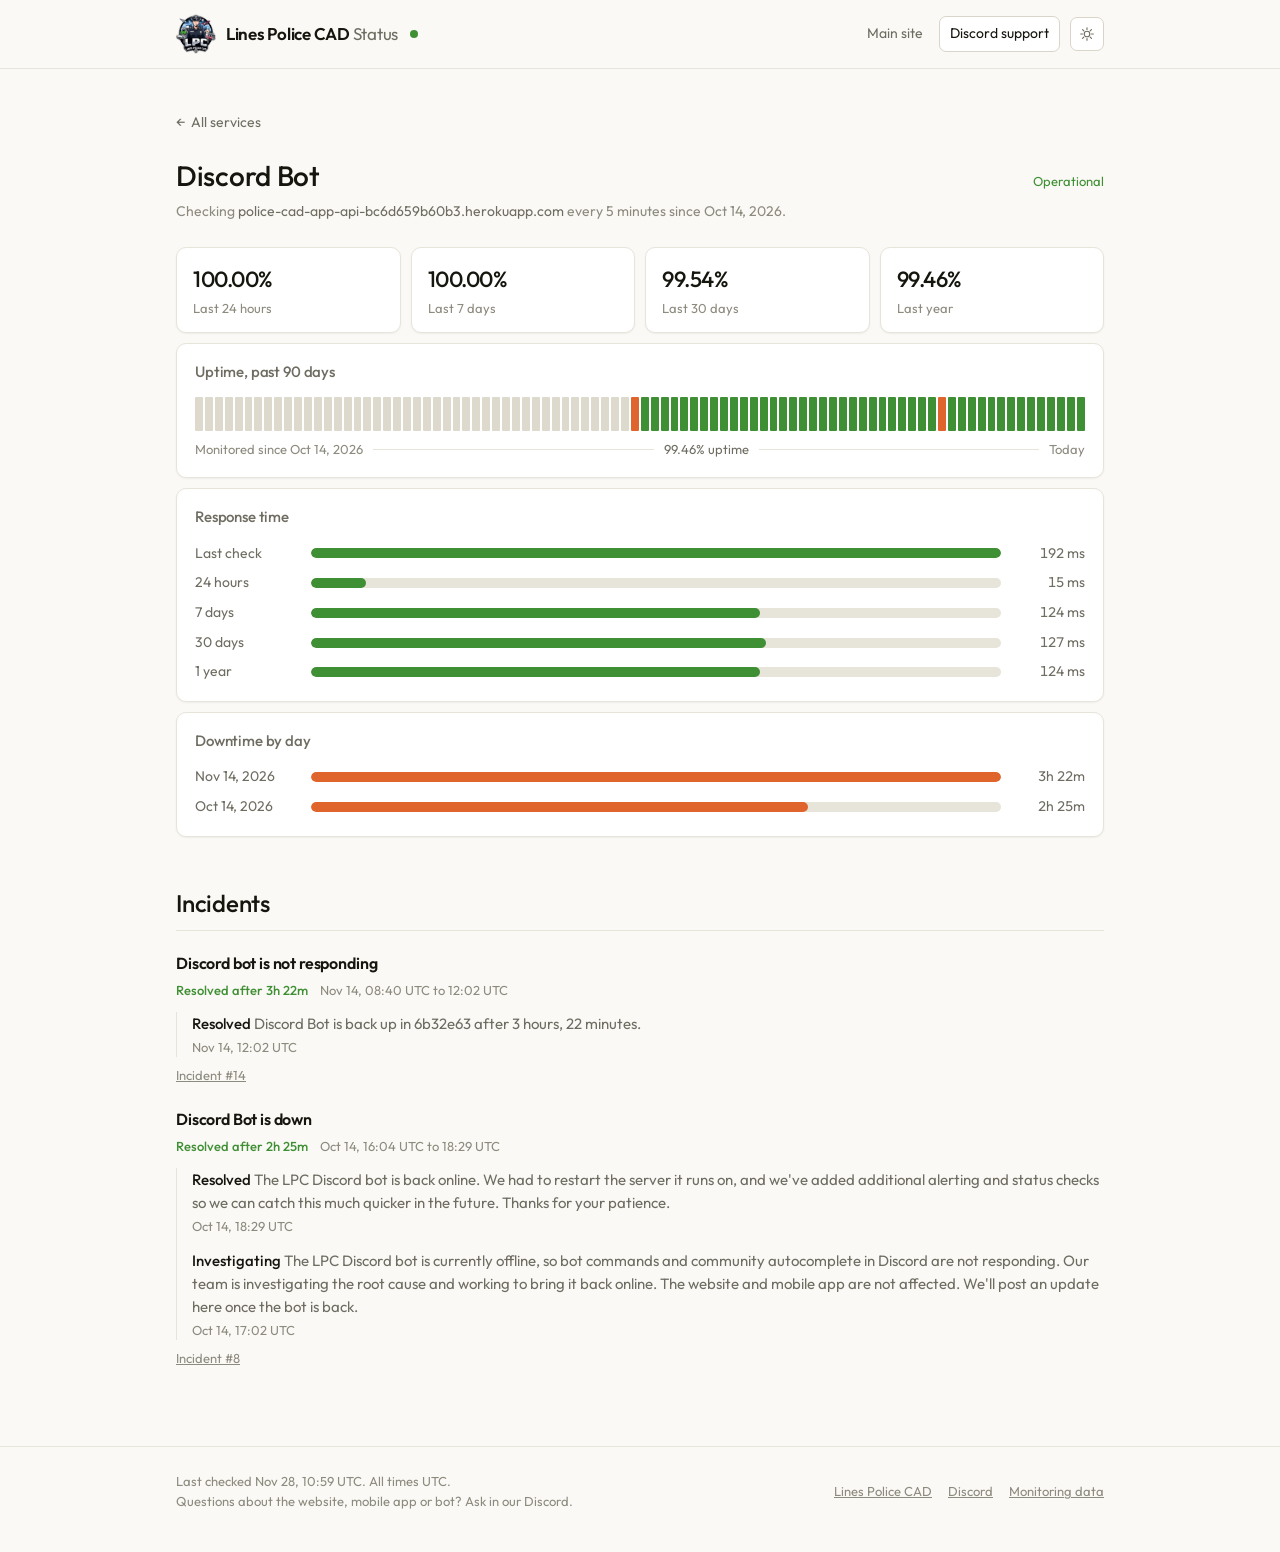
<file: service/discord-bot/index.html>
<!doctype html>
<html lang="en">
<head>
<meta charset="utf-8">
<meta name="viewport" content="width=device-width, initial-scale=1">
<title>Discord Bot status</title>
<meta name="description" content="Uptime, response time and incident history for Discord Bot.">
<meta name="theme-color" content="#faf9f5">
<meta property="og:title" content="Discord Bot status">
<meta property="og:description" content="Uptime, response time and incident history for Discord Bot.">
<meta property="og:type" content="website">
<link rel="icon" href="../../assets/lpc-logo.png">
<link rel="apple-touch-icon" href="../../assets/lpc-logo.png">
<link rel="preconnect" href="https://fonts.googleapis.com">
<link rel="preconnect" href="https://fonts.gstatic.com" crossorigin>
<link rel="stylesheet" href="https://fonts.googleapis.com/css2?family=Outfit:wght@400;500;600&display=swap">
<link rel="stylesheet" href="../../styles.css?v=1795871093704">
<script>
  // Applied before the first paint so a dark-mode visitor never sees a white
  // flash. The page follows the system setting until someone picks a side.
  try {
    var saved = localStorage.getItem("lpc-status-theme");
    if (saved === "dark" || saved === "light") document.documentElement.dataset.theme = saved;
  } catch (e) {}
</script>
</head>
<body>
<a class="skip" href="#content">Skip to service status</a>

<header class="masthead">
  <div class="wrap masthead-inner">
    <a class="brand" href="../../">
      <img class="brand-logo" src="../../assets/lpc-logo.png" alt="" width="40" height="40">
      <span class="brand-name">Lines Police CAD <span>Status</span></span>
      <span class="brand-dot mark-up" aria-hidden="true"></span>
    </a>
    <nav class="masthead-nav">
      <a href="https://www.linespolice-cad.com">Main site</a>
      <a class="btn" href="https://discord.gg/Y9ytW2ZMp4">Discord support</a>
      <button class="theme-toggle" type="button" aria-label="Switch between light and dark">
        <svg class="icon-sun" viewBox="0 0 24 24" aria-hidden="true" focusable="false"><circle cx="12" cy="12" r="4.2"/><path d="M12 2.6v2.6M12 18.8v2.6M2.6 12h2.6M18.8 12h2.6M5.3 5.3l1.9 1.9M16.8 16.8l1.9 1.9M18.7 5.3l-1.9 1.9M7.2 16.8l-1.9 1.9"/></svg>
        <svg class="icon-moon" viewBox="0 0 24 24" aria-hidden="true" focusable="false"><path d="M20 14.4A8.4 8.4 0 0 1 9.6 4a8.4 8.4 0 1 0 10.4 10.4z"/></svg>
      </button>
    </nav>
  </div>
</header>

<main id="content">
  <div class="wrap">
    <a class="back" href="../../">All services</a>

    <div class="service-hero">
      <h2>Discord Bot</h2>
      <span class="pill pill-up">Operational</span>
    </div>
    <p class="service-sub">Checking <span class="host">police-cad-app-api-bc6d659b60b3.herokuapp.com</span> every 5 minutes since Oct 14, 2026.</p>

    <div class="stats">

        <div class="stat">
          <span class="stat-value">100.00%</span>
          <span class="stat-label">Last 24 hours</span>
          
        </div>

        <div class="stat">
          <span class="stat-value">100.00%</span>
          <span class="stat-label">Last 7 days</span>
          
        </div>

        <div class="stat">
          <span class="stat-value">99.54%</span>
          <span class="stat-label">Last 30 days</span>
          
        </div>

        <div class="stat">
          <span class="stat-value">99.46%</span>
          <span class="stat-label">Last year</span>
          
        </div>
    </div>

    <section class="panel">
      <h3>Uptime, past 90 days</h3>
      <div class="strip" role="img" aria-label="Daily uptime for Discord Bot over the past 90 days"><span class="bar bar-nodata" data-date="Aug 31, 2026" data-note="Not monitored on this day."></span><span class="bar bar-nodata" data-date="Sep 1, 2026" data-note="Not monitored on this day."></span><span class="bar bar-nodata" data-date="Sep 2, 2026" data-note="Not monitored on this day."></span><span class="bar bar-nodata" data-date="Sep 3, 2026" data-note="Not monitored on this day."></span><span class="bar bar-nodata" data-date="Sep 4, 2026" data-note="Not monitored on this day."></span><span class="bar bar-nodata" data-date="Sep 5, 2026" data-note="Not monitored on this day."></span><span class="bar bar-nodata" data-date="Sep 6, 2026" data-note="Not monitored on this day."></span><span class="bar bar-nodata" data-date="Sep 7, 2026" data-note="Not monitored on this day."></span><span class="bar bar-nodata" data-date="Sep 8, 2026" data-note="Not monitored on this day."></span><span class="bar bar-nodata" data-date="Sep 9, 2026" data-note="Not monitored on this day."></span><span class="bar bar-nodata" data-date="Sep 10, 2026" data-note="Not monitored on this day."></span><span class="bar bar-nodata" data-date="Sep 11, 2026" data-note="Not monitored on this day."></span><span class="bar bar-nodata" data-date="Sep 12, 2026" data-note="Not monitored on this day."></span><span class="bar bar-nodata" data-date="Sep 13, 2026" data-note="Not monitored on this day."></span><span class="bar bar-nodata" data-date="Sep 14, 2026" data-note="Not monitored on this day."></span><span class="bar bar-nodata" data-date="Sep 15, 2026" data-note="Not monitored on this day."></span><span class="bar bar-nodata" data-date="Sep 16, 2026" data-note="Not monitored on this day."></span><span class="bar bar-nodata" data-date="Sep 17, 2026" data-note="Not monitored on this day."></span><span class="bar bar-nodata" data-date="Sep 18, 2026" data-note="Not monitored on this day."></span><span class="bar bar-nodata" data-date="Sep 19, 2026" data-note="Not monitored on this day."></span><span class="bar bar-nodata" data-date="Sep 20, 2026" data-note="Not monitored on this day."></span><span class="bar bar-nodata" data-date="Sep 21, 2026" data-note="Not monitored on this day."></span><span class="bar bar-nodata" data-date="Sep 22, 2026" data-note="Not monitored on this day."></span><span class="bar bar-nodata" data-date="Sep 23, 2026" data-note="Not monitored on this day."></span><span class="bar bar-nodata" data-date="Sep 24, 2026" data-note="Not monitored on this day."></span><span class="bar bar-nodata" data-date="Sep 25, 2026" data-note="Not monitored on this day."></span><span class="bar bar-nodata" data-date="Sep 26, 2026" data-note="Not monitored on this day."></span><span class="bar bar-nodata" data-date="Sep 27, 2026" data-note="Not monitored on this day."></span><span class="bar bar-nodata" data-date="Sep 28, 2026" data-note="Not monitored on this day."></span><span class="bar bar-nodata" data-date="Sep 29, 2026" data-note="Not monitored on this day."></span><span class="bar bar-nodata" data-date="Sep 30, 2026" data-note="Not monitored on this day."></span><span class="bar bar-nodata" data-date="Oct 1, 2026" data-note="Not monitored on this day."></span><span class="bar bar-nodata" data-date="Oct 2, 2026" data-note="Not monitored on this day."></span><span class="bar bar-nodata" data-date="Oct 3, 2026" data-note="Not monitored on this day."></span><span class="bar bar-nodata" data-date="Oct 4, 2026" data-note="Not monitored on this day."></span><span class="bar bar-nodata" data-date="Oct 5, 2026" data-note="Not monitored on this day."></span><span class="bar bar-nodata" data-date="Oct 6, 2026" data-note="Not monitored on this day."></span><span class="bar bar-nodata" data-date="Oct 7, 2026" data-note="Not monitored on this day."></span><span class="bar bar-nodata" data-date="Oct 8, 2026" data-note="Not monitored on this day."></span><span class="bar bar-nodata" data-date="Oct 9, 2026" data-note="Not monitored on this day."></span><span class="bar bar-nodata" data-date="Oct 10, 2026" data-note="Not monitored on this day."></span><span class="bar bar-nodata" data-date="Oct 11, 2026" data-note="Not monitored on this day."></span><span class="bar bar-nodata" data-date="Oct 12, 2026" data-note="Not monitored on this day."></span><span class="bar bar-nodata" data-date="Oct 13, 2026" data-note="Not monitored on this day."></span><span class="bar bar-major" data-date="Oct 14, 2026" data-note="Down for 2h 25m, 89.93% up."></span><span class="bar bar-up" data-date="Oct 15, 2026" data-note="No downtime recorded on this day."></span><span class="bar bar-up" data-date="Oct 16, 2026" data-note="No downtime recorded on this day."></span><span class="bar bar-up" data-date="Oct 17, 2026" data-note="No downtime recorded on this day."></span><span class="bar bar-up" data-date="Oct 18, 2026" data-note="No downtime recorded on this day."></span><span class="bar bar-up" data-date="Oct 19, 2026" data-note="No downtime recorded on this day."></span><span class="bar bar-up" data-date="Oct 20, 2026" data-note="No downtime recorded on this day."></span><span class="bar bar-up" data-date="Oct 21, 2026" data-note="No downtime recorded on this day."></span><span class="bar bar-up" data-date="Oct 22, 2026" data-note="No downtime recorded on this day."></span><span class="bar bar-up" data-date="Oct 23, 2026" data-note="No downtime recorded on this day."></span><span class="bar bar-up" data-date="Oct 24, 2026" data-note="No downtime recorded on this day."></span><span class="bar bar-up" data-date="Oct 25, 2026" data-note="No downtime recorded on this day."></span><span class="bar bar-up" data-date="Oct 26, 2026" data-note="No downtime recorded on this day."></span><span class="bar bar-up" data-date="Oct 27, 2026" data-note="No downtime recorded on this day."></span><span class="bar bar-up" data-date="Oct 28, 2026" data-note="No downtime recorded on this day."></span><span class="bar bar-up" data-date="Oct 29, 2026" data-note="No downtime recorded on this day."></span><span class="bar bar-up" data-date="Oct 30, 2026" data-note="No downtime recorded on this day."></span><span class="bar bar-up" data-date="Oct 31, 2026" data-note="No downtime recorded on this day."></span><span class="bar bar-up" data-date="Nov 1, 2026" data-note="No downtime recorded on this day."></span><span class="bar bar-up" data-date="Nov 2, 2026" data-note="No downtime recorded on this day."></span><span class="bar bar-up" data-date="Nov 3, 2026" data-note="No downtime recorded on this day."></span><span class="bar bar-up" data-date="Nov 4, 2026" data-note="No downtime recorded on this day."></span><span class="bar bar-up" data-date="Nov 5, 2026" data-note="No downtime recorded on this day."></span><span class="bar bar-up" data-date="Nov 6, 2026" data-note="No downtime recorded on this day."></span><span class="bar bar-up" data-date="Nov 7, 2026" data-note="No downtime recorded on this day."></span><span class="bar bar-up" data-date="Nov 8, 2026" data-note="No downtime recorded on this day."></span><span class="bar bar-up" data-date="Nov 9, 2026" data-note="No downtime recorded on this day."></span><span class="bar bar-up" data-date="Nov 10, 2026" data-note="No downtime recorded on this day."></span><span class="bar bar-up" data-date="Nov 11, 2026" data-note="No downtime recorded on this day."></span><span class="bar bar-up" data-date="Nov 12, 2026" data-note="No downtime recorded on this day."></span><span class="bar bar-up" data-date="Nov 13, 2026" data-note="No downtime recorded on this day."></span><span class="bar bar-major" data-date="Nov 14, 2026" data-note="Down for 3h 22m, 85.97% up."></span><span class="bar bar-up" data-date="Nov 15, 2026" data-note="No downtime recorded on this day."></span><span class="bar bar-up" data-date="Nov 16, 2026" data-note="No downtime recorded on this day."></span><span class="bar bar-up" data-date="Nov 17, 2026" data-note="No downtime recorded on this day."></span><span class="bar bar-up" data-date="Nov 18, 2026" data-note="No downtime recorded on this day."></span><span class="bar bar-up" data-date="Nov 19, 2026" data-note="No downtime recorded on this day."></span><span class="bar bar-up" data-date="Nov 20, 2026" data-note="No downtime recorded on this day."></span><span class="bar bar-up" data-date="Nov 21, 2026" data-note="No downtime recorded on this day."></span><span class="bar bar-up" data-date="Nov 22, 2026" data-note="No downtime recorded on this day."></span><span class="bar bar-up" data-date="Nov 23, 2026" data-note="No downtime recorded on this day."></span><span class="bar bar-up" data-date="Nov 24, 2026" data-note="No downtime recorded on this day."></span><span class="bar bar-up" data-date="Nov 25, 2026" data-note="No downtime recorded on this day."></span><span class="bar bar-up" data-date="Nov 26, 2026" data-note="No downtime recorded on this day."></span><span class="bar bar-up" data-date="Nov 27, 2026" data-note="No downtime recorded on this day."></span><span class="bar bar-up" data-date="Nov 28, 2026" data-note="No downtime recorded on this day."></span></div>
      
        <p class="strip-legend">
          <span class="since">Monitored since Oct 14, 2026</span>
          <span class="rule"></span>
          <span class="uptime">99.46% uptime</span>
          <span class="rule"></span>
          <span>Today</span>
        </p>
    </section>

    <section class="panel">
      <h3>Response time</h3>
      
        <div class="chart-rows">
          <div class="chart-row">
            <span class="chart-label">Last check</span>
            <span class="chart-track"><span class="chart-fill" style="width:100%"></span></span>
            <span class="chart-value">192 ms</span>
          </div>
          <div class="chart-row">
            <span class="chart-label">24 hours</span>
            <span class="chart-track"><span class="chart-fill" style="width:8%"></span></span>
            <span class="chart-value">15 ms</span>
          </div>
          <div class="chart-row">
            <span class="chart-label">7 days</span>
            <span class="chart-track"><span class="chart-fill" style="width:65%"></span></span>
            <span class="chart-value">124 ms</span>
          </div>
          <div class="chart-row">
            <span class="chart-label">30 days</span>
            <span class="chart-track"><span class="chart-fill" style="width:66%"></span></span>
            <span class="chart-value">127 ms</span>
          </div>
          <div class="chart-row">
            <span class="chart-label">1 year</span>
            <span class="chart-track"><span class="chart-fill" style="width:65%"></span></span>
            <span class="chart-value">124 ms</span>
          </div>
        </div>
    </section>

    <section class="panel">
      <h3>Downtime by day</h3>
      
        <div class="chart-rows">
          <div class="chart-row">
            <span class="chart-label">Nov 14, 2026</span>
            <span class="chart-track"><span class="chart-fill chart-fill-major" style="width:100%"></span></span>
            <span class="chart-value">3h 22m</span>
          </div>
          <div class="chart-row">
            <span class="chart-label">Oct 14, 2026</span>
            <span class="chart-track"><span class="chart-fill chart-fill-major" style="width:72%"></span></span>
            <span class="chart-value">2h 25m</span>
          </div>
        </div>
    </section>

    <h2 class="section-title">Incidents</h2>
    <div class="incidents">
      <section class="day">
        <article class="incident" data-slug="discord-bot">
          <h4>Discord bot is not responding</h4>
          <p class="incident-meta">
            <span class="outcome">Resolved after 3h 22m</span>
            
            <span>Nov 14, 08:40 UTC to 12:02 UTC</span>
          </p>
          <ul class="updates">
            <li>
              <p><span class="update-label">Resolved</span> Discord Bot is back up in 6b32e63 after 3 hours, 22 minutes.</p>
              <time>Nov 14, 12:02 UTC</time>
            </li>
          </ul>
          <a class="incident-link" href="https://github.com/Linesmerrill/police-cad-status/issues/14">Incident #14</a>
        </article>
        <article class="incident" data-slug="discord-bot">
          <h4>Discord Bot is down</h4>
          <p class="incident-meta">
            <span class="outcome">Resolved after 2h 25m</span>
            
            <span>Oct 14, 16:04 UTC to 18:29 UTC</span>
          </p>
          <ul class="updates">
            <li>
              <p><span class="update-label">Resolved</span> The LPC Discord bot is back online. We had to restart the server it runs on, and we've added additional alerting and status checks so we can catch this much quicker in the future. Thanks for your patience.</p>
              <time>Oct 14, 18:29 UTC</time>
            </li>
            <li>
              <p><span class="update-label">Investigating</span> The LPC Discord bot is currently offline, so bot commands and community autocomplete in Discord are not responding. Our team is investigating the root cause and working to bring it back online. The website and mobile app are not affected. We'll post an update here once the bot is back.</p>
              <time>Oct 14, 17:02 UTC</time>
            </li>
          </ul>
          <a class="incident-link" href="https://github.com/Linesmerrill/police-cad-status/issues/8">Incident #8</a>
        </article></section>
    </div>
  </div>
</main>

<footer class="footer">
  <div class="wrap footer-inner">
    <p>
      Last checked Nov 28, 10:59 UTC. All times UTC.<br>
      Questions about the website, mobile app or bot? Ask in our Discord.
    </p>
    <nav>
      <a href="https://www.linespolice-cad.com">Lines Police CAD</a>
      <a href="https://discord.gg/Y9ytW2ZMp4">Discord</a>
      <a href="https://github.com/Linesmerrill/police-cad-status">Monitoring data</a>
    </nav>
  </div>
</footer>

<div class="tip" role="status" aria-live="off" hidden>
  <p class="tip-date"></p>
  <p class="tip-note"></p>
</div>

<script>
  // The toggle flips the current appearance, whether that came from the system
  // or from an earlier choice, and remembers it.
  (function () {
    var button = document.querySelector(".theme-toggle");
    if (!button) return;
    var root = document.documentElement;
    var dark = window.matchMedia("(prefers-color-scheme: dark)");
    var isDark = function () {
      return root.dataset.theme ? root.dataset.theme === "dark" : dark.matches;
    };
    var label = function () {
      button.setAttribute("aria-label", isDark() ? "Switch to light appearance" : "Switch to dark appearance");
    };
    button.addEventListener("click", function () {
      root.dataset.theme = isDark() ? "light" : "dark";
      try {
        localStorage.setItem("lpc-status-theme", root.dataset.theme);
      } catch (e) {}
      label();
    });
    dark.addEventListener("change", label);
    label();
  })();

  // A dropdown left open follows the usual rule: clicking away, or Escape,
  // closes it. Only the filter, never the "show all" disclosures, which are
  // content someone opened deliberately.
  (function () {
    function closeAll() {
      document.querySelectorAll("details.filter[open]").forEach(function (d) {
        d.open = false;
      });
    }
    document.addEventListener("click", function (event) {
      document.querySelectorAll("details.filter[open]").forEach(function (d) {
        if (!d.contains(event.target)) d.open = false;
      });
    });
    document.addEventListener("keydown", function (event) {
      if (event.key === "Escape") closeAll();
    });
  })();

  // One tooltip, moved to whichever bar is under the pointer. The text is on
  // the bar itself, so this only positions and shows it; a bar near an edge is
  // nudged back inside the viewport rather than hanging off it.
  (function () {
    var tip = document.querySelector(".tip");
    if (!tip) return;
    var dateEl = tip.querySelector(".tip-date");
    var noteEl = tip.querySelector(".tip-note");

    function show(bar) {
      dateEl.textContent = bar.dataset.date || "";
      noteEl.textContent = bar.dataset.note || "";
      tip.hidden = false;
      var b = bar.getBoundingClientRect();
      var t = tip.getBoundingClientRect();
      var left = b.left + b.width / 2 - t.width / 2;
      left = Math.min(Math.max(8, left), window.innerWidth - t.width - 8);
      var top = b.top - t.height - 10;
      var below = top < 8;
      if (below) top = b.bottom + 10;
      tip.classList.toggle("tip-below", below);
      tip.style.left = Math.round(left + window.scrollX) + "px";
      tip.style.top = Math.round(top + window.scrollY) + "px";
      tip.style.setProperty("--arrow", Math.round(b.left + b.width / 2 + window.scrollX - left - window.scrollX) + "px");
    }

    function hide() {
      tip.hidden = true;
    }

    document.addEventListener("mouseover", function (event) {
      var bar = event.target.closest(".bar");
      if (bar) show(bar);
    });
    document.addEventListener("mouseout", function (event) {
      if (event.target.closest(".bar")) hide();
    });
    window.addEventListener("scroll", hide, { passive: true });
  })();
</script>
</body>
</html>
</file>
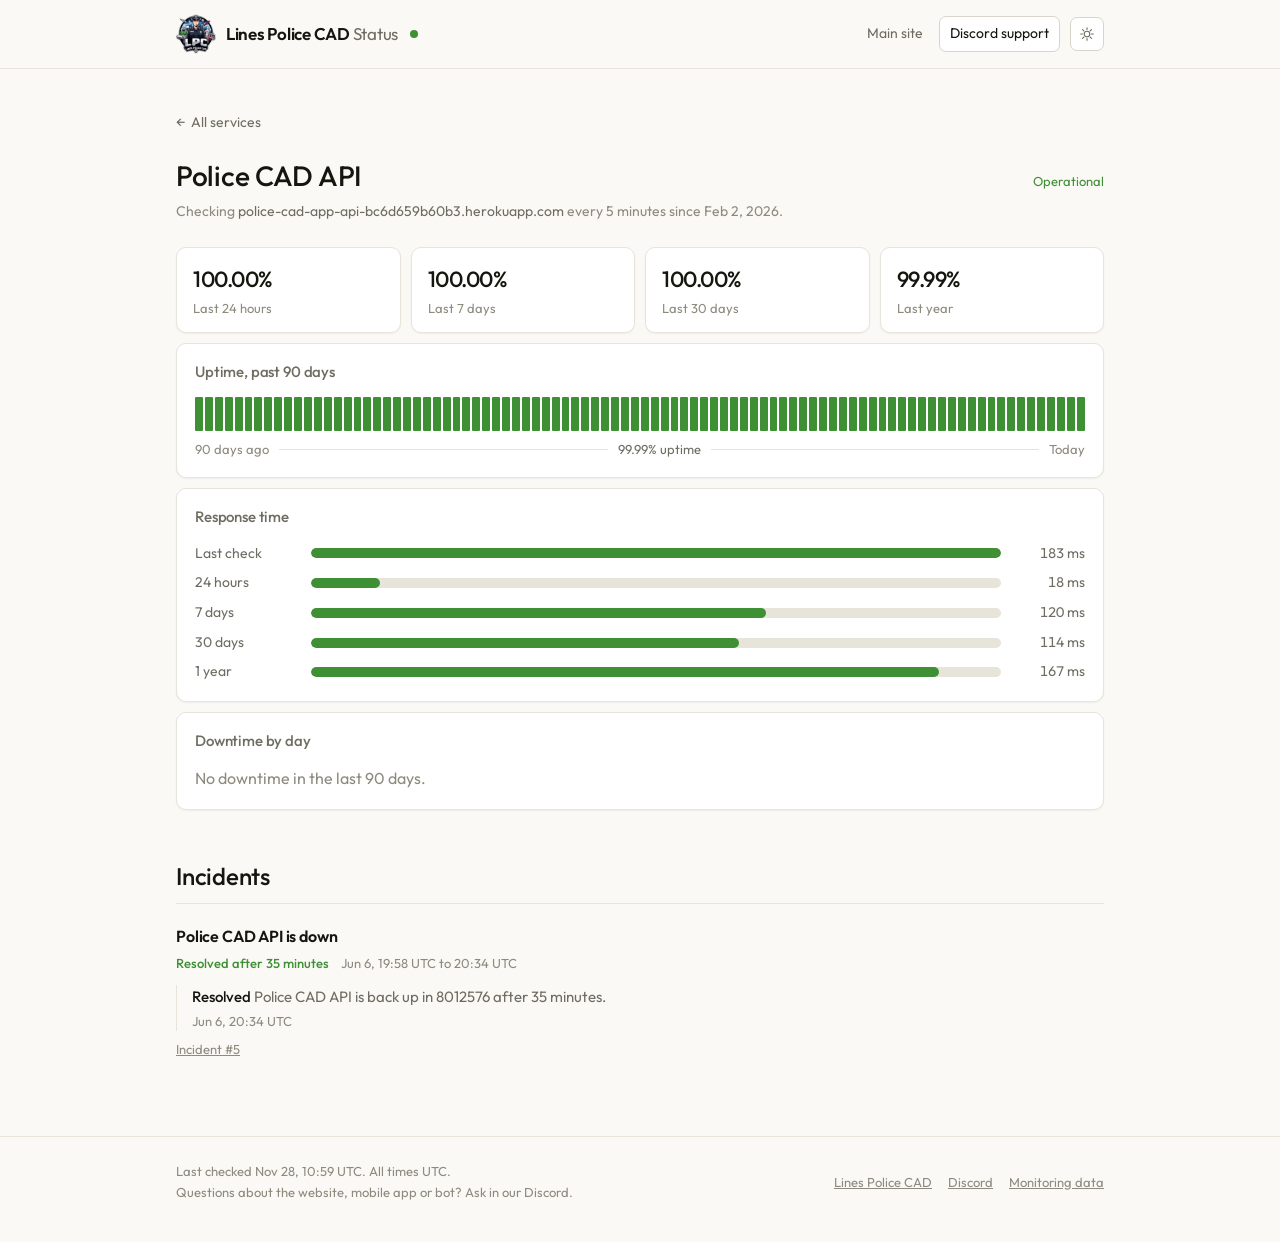
<file: service/police-cad-api/index.html>
<!doctype html>
<html lang="en">
<head>
<meta charset="utf-8">
<meta name="viewport" content="width=device-width, initial-scale=1">
<title>Police CAD API status</title>
<meta name="description" content="Uptime, response time and incident history for Police CAD API.">
<meta name="theme-color" content="#faf9f5">
<meta property="og:title" content="Police CAD API status">
<meta property="og:description" content="Uptime, response time and incident history for Police CAD API.">
<meta property="og:type" content="website">
<link rel="icon" href="../../assets/lpc-logo.png">
<link rel="apple-touch-icon" href="../../assets/lpc-logo.png">
<link rel="preconnect" href="https://fonts.googleapis.com">
<link rel="preconnect" href="https://fonts.gstatic.com" crossorigin>
<link rel="stylesheet" href="https://fonts.googleapis.com/css2?family=Outfit:wght@400;500;600&display=swap">
<link rel="stylesheet" href="../../styles.css?v=1795871093704">
<script>
  // Applied before the first paint so a dark-mode visitor never sees a white
  // flash. The page follows the system setting until someone picks a side.
  try {
    var saved = localStorage.getItem("lpc-status-theme");
    if (saved === "dark" || saved === "light") document.documentElement.dataset.theme = saved;
  } catch (e) {}
</script>
</head>
<body>
<a class="skip" href="#content">Skip to service status</a>

<header class="masthead">
  <div class="wrap masthead-inner">
    <a class="brand" href="../../">
      <img class="brand-logo" src="../../assets/lpc-logo.png" alt="" width="40" height="40">
      <span class="brand-name">Lines Police CAD <span>Status</span></span>
      <span class="brand-dot mark-up" aria-hidden="true"></span>
    </a>
    <nav class="masthead-nav">
      <a href="https://www.linespolice-cad.com">Main site</a>
      <a class="btn" href="https://discord.gg/Y9ytW2ZMp4">Discord support</a>
      <button class="theme-toggle" type="button" aria-label="Switch between light and dark">
        <svg class="icon-sun" viewBox="0 0 24 24" aria-hidden="true" focusable="false"><circle cx="12" cy="12" r="4.2"/><path d="M12 2.6v2.6M12 18.8v2.6M2.6 12h2.6M18.8 12h2.6M5.3 5.3l1.9 1.9M16.8 16.8l1.9 1.9M18.7 5.3l-1.9 1.9M7.2 16.8l-1.9 1.9"/></svg>
        <svg class="icon-moon" viewBox="0 0 24 24" aria-hidden="true" focusable="false"><path d="M20 14.4A8.4 8.4 0 0 1 9.6 4a8.4 8.4 0 1 0 10.4 10.4z"/></svg>
      </button>
    </nav>
  </div>
</header>

<main id="content">
  <div class="wrap">
    <a class="back" href="../../">All services</a>

    <div class="service-hero">
      <h2>Police CAD API</h2>
      <span class="pill pill-up">Operational</span>
    </div>
    <p class="service-sub">Checking <span class="host">police-cad-app-api-bc6d659b60b3.herokuapp.com</span> every 5 minutes since Feb 2, 2026.</p>

    <div class="stats">

        <div class="stat">
          <span class="stat-value">100.00%</span>
          <span class="stat-label">Last 24 hours</span>
          
        </div>

        <div class="stat">
          <span class="stat-value">100.00%</span>
          <span class="stat-label">Last 7 days</span>
          
        </div>

        <div class="stat">
          <span class="stat-value">100.00%</span>
          <span class="stat-label">Last 30 days</span>
          
        </div>

        <div class="stat">
          <span class="stat-value">99.99%</span>
          <span class="stat-label">Last year</span>
          
        </div>
    </div>

    <section class="panel">
      <h3>Uptime, past 90 days</h3>
      <div class="strip" role="img" aria-label="Daily uptime for Police CAD API over the past 90 days"><span class="bar bar-up" data-date="Aug 31, 2026" data-note="No downtime recorded on this day."></span><span class="bar bar-up" data-date="Sep 1, 2026" data-note="No downtime recorded on this day."></span><span class="bar bar-up" data-date="Sep 2, 2026" data-note="No downtime recorded on this day."></span><span class="bar bar-up" data-date="Sep 3, 2026" data-note="No downtime recorded on this day."></span><span class="bar bar-up" data-date="Sep 4, 2026" data-note="No downtime recorded on this day."></span><span class="bar bar-up" data-date="Sep 5, 2026" data-note="No downtime recorded on this day."></span><span class="bar bar-up" data-date="Sep 6, 2026" data-note="No downtime recorded on this day."></span><span class="bar bar-up" data-date="Sep 7, 2026" data-note="No downtime recorded on this day."></span><span class="bar bar-up" data-date="Sep 8, 2026" data-note="No downtime recorded on this day."></span><span class="bar bar-up" data-date="Sep 9, 2026" data-note="No downtime recorded on this day."></span><span class="bar bar-up" data-date="Sep 10, 2026" data-note="No downtime recorded on this day."></span><span class="bar bar-up" data-date="Sep 11, 2026" data-note="No downtime recorded on this day."></span><span class="bar bar-up" data-date="Sep 12, 2026" data-note="No downtime recorded on this day."></span><span class="bar bar-up" data-date="Sep 13, 2026" data-note="No downtime recorded on this day."></span><span class="bar bar-up" data-date="Sep 14, 2026" data-note="No downtime recorded on this day."></span><span class="bar bar-up" data-date="Sep 15, 2026" data-note="No downtime recorded on this day."></span><span class="bar bar-up" data-date="Sep 16, 2026" data-note="No downtime recorded on this day."></span><span class="bar bar-up" data-date="Sep 17, 2026" data-note="No downtime recorded on this day."></span><span class="bar bar-up" data-date="Sep 18, 2026" data-note="No downtime recorded on this day."></span><span class="bar bar-up" data-date="Sep 19, 2026" data-note="No downtime recorded on this day."></span><span class="bar bar-up" data-date="Sep 20, 2026" data-note="No downtime recorded on this day."></span><span class="bar bar-up" data-date="Sep 21, 2026" data-note="No downtime recorded on this day."></span><span class="bar bar-up" data-date="Sep 22, 2026" data-note="No downtime recorded on this day."></span><span class="bar bar-up" data-date="Sep 23, 2026" data-note="No downtime recorded on this day."></span><span class="bar bar-up" data-date="Sep 24, 2026" data-note="No downtime recorded on this day."></span><span class="bar bar-up" data-date="Sep 25, 2026" data-note="No downtime recorded on this day."></span><span class="bar bar-up" data-date="Sep 26, 2026" data-note="No downtime recorded on this day."></span><span class="bar bar-up" data-date="Sep 27, 2026" data-note="No downtime recorded on this day."></span><span class="bar bar-up" data-date="Sep 28, 2026" data-note="No downtime recorded on this day."></span><span class="bar bar-up" data-date="Sep 29, 2026" data-note="No downtime recorded on this day."></span><span class="bar bar-up" data-date="Sep 30, 2026" data-note="No downtime recorded on this day."></span><span class="bar bar-up" data-date="Oct 1, 2026" data-note="No downtime recorded on this day."></span><span class="bar bar-up" data-date="Oct 2, 2026" data-note="No downtime recorded on this day."></span><span class="bar bar-up" data-date="Oct 3, 2026" data-note="No downtime recorded on this day."></span><span class="bar bar-up" data-date="Oct 4, 2026" data-note="No downtime recorded on this day."></span><span class="bar bar-up" data-date="Oct 5, 2026" data-note="No downtime recorded on this day."></span><span class="bar bar-up" data-date="Oct 6, 2026" data-note="No downtime recorded on this day."></span><span class="bar bar-up" data-date="Oct 7, 2026" data-note="No downtime recorded on this day."></span><span class="bar bar-up" data-date="Oct 8, 2026" data-note="No downtime recorded on this day."></span><span class="bar bar-up" data-date="Oct 9, 2026" data-note="No downtime recorded on this day."></span><span class="bar bar-up" data-date="Oct 10, 2026" data-note="No downtime recorded on this day."></span><span class="bar bar-up" data-date="Oct 11, 2026" data-note="No downtime recorded on this day."></span><span class="bar bar-up" data-date="Oct 12, 2026" data-note="No downtime recorded on this day."></span><span class="bar bar-up" data-date="Oct 13, 2026" data-note="No downtime recorded on this day."></span><span class="bar bar-up" data-date="Oct 14, 2026" data-note="No downtime recorded on this day."></span><span class="bar bar-up" data-date="Oct 15, 2026" data-note="No downtime recorded on this day."></span><span class="bar bar-up" data-date="Oct 16, 2026" data-note="No downtime recorded on this day."></span><span class="bar bar-up" data-date="Oct 17, 2026" data-note="No downtime recorded on this day."></span><span class="bar bar-up" data-date="Oct 18, 2026" data-note="No downtime recorded on this day."></span><span class="bar bar-up" data-date="Oct 19, 2026" data-note="No downtime recorded on this day."></span><span class="bar bar-up" data-date="Oct 20, 2026" data-note="No downtime recorded on this day."></span><span class="bar bar-up" data-date="Oct 21, 2026" data-note="No downtime recorded on this day."></span><span class="bar bar-up" data-date="Oct 22, 2026" data-note="No downtime recorded on this day."></span><span class="bar bar-up" data-date="Oct 23, 2026" data-note="No downtime recorded on this day."></span><span class="bar bar-up" data-date="Oct 24, 2026" data-note="No downtime recorded on this day."></span><span class="bar bar-up" data-date="Oct 25, 2026" data-note="No downtime recorded on this day."></span><span class="bar bar-up" data-date="Oct 26, 2026" data-note="No downtime recorded on this day."></span><span class="bar bar-up" data-date="Oct 27, 2026" data-note="No downtime recorded on this day."></span><span class="bar bar-up" data-date="Oct 28, 2026" data-note="No downtime recorded on this day."></span><span class="bar bar-up" data-date="Oct 29, 2026" data-note="No downtime recorded on this day."></span><span class="bar bar-up" data-date="Oct 30, 2026" data-note="No downtime recorded on this day."></span><span class="bar bar-up" data-date="Oct 31, 2026" data-note="No downtime recorded on this day."></span><span class="bar bar-up" data-date="Nov 1, 2026" data-note="No downtime recorded on this day."></span><span class="bar bar-up" data-date="Nov 2, 2026" data-note="No downtime recorded on this day."></span><span class="bar bar-up" data-date="Nov 3, 2026" data-note="No downtime recorded on this day."></span><span class="bar bar-up" data-date="Nov 4, 2026" data-note="No downtime recorded on this day."></span><span class="bar bar-up" data-date="Nov 5, 2026" data-note="No downtime recorded on this day."></span><span class="bar bar-up" data-date="Nov 6, 2026" data-note="No downtime recorded on this day."></span><span class="bar bar-up" data-date="Nov 7, 2026" data-note="No downtime recorded on this day."></span><span class="bar bar-up" data-date="Nov 8, 2026" data-note="No downtime recorded on this day."></span><span class="bar bar-up" data-date="Nov 9, 2026" data-note="No downtime recorded on this day."></span><span class="bar bar-up" data-date="Nov 10, 2026" data-note="No downtime recorded on this day."></span><span class="bar bar-up" data-date="Nov 11, 2026" data-note="No downtime recorded on this day."></span><span class="bar bar-up" data-date="Nov 12, 2026" data-note="No downtime recorded on this day."></span><span class="bar bar-up" data-date="Nov 13, 2026" data-note="No downtime recorded on this day."></span><span class="bar bar-up" data-date="Nov 14, 2026" data-note="No downtime recorded on this day."></span><span class="bar bar-up" data-date="Nov 15, 2026" data-note="No downtime recorded on this day."></span><span class="bar bar-up" data-date="Nov 16, 2026" data-note="No downtime recorded on this day."></span><span class="bar bar-up" data-date="Nov 17, 2026" data-note="No downtime recorded on this day."></span><span class="bar bar-up" data-date="Nov 18, 2026" data-note="No downtime recorded on this day."></span><span class="bar bar-up" data-date="Nov 19, 2026" data-note="No downtime recorded on this day."></span><span class="bar bar-up" data-date="Nov 20, 2026" data-note="No downtime recorded on this day."></span><span class="bar bar-up" data-date="Nov 21, 2026" data-note="No downtime recorded on this day."></span><span class="bar bar-up" data-date="Nov 22, 2026" data-note="No downtime recorded on this day."></span><span class="bar bar-up" data-date="Nov 23, 2026" data-note="No downtime recorded on this day."></span><span class="bar bar-up" data-date="Nov 24, 2026" data-note="No downtime recorded on this day."></span><span class="bar bar-up" data-date="Nov 25, 2026" data-note="No downtime recorded on this day."></span><span class="bar bar-up" data-date="Nov 26, 2026" data-note="No downtime recorded on this day."></span><span class="bar bar-up" data-date="Nov 27, 2026" data-note="No downtime recorded on this day."></span><span class="bar bar-up" data-date="Nov 28, 2026" data-note="No downtime recorded on this day."></span></div>
      
        <p class="strip-legend">
          <span class="since">90 days ago</span>
          <span class="rule"></span>
          <span class="uptime">99.99% uptime</span>
          <span class="rule"></span>
          <span>Today</span>
        </p>
    </section>

    <section class="panel">
      <h3>Response time</h3>
      
        <div class="chart-rows">
          <div class="chart-row">
            <span class="chart-label">Last check</span>
            <span class="chart-track"><span class="chart-fill" style="width:100%"></span></span>
            <span class="chart-value">183 ms</span>
          </div>
          <div class="chart-row">
            <span class="chart-label">24 hours</span>
            <span class="chart-track"><span class="chart-fill" style="width:10%"></span></span>
            <span class="chart-value">18 ms</span>
          </div>
          <div class="chart-row">
            <span class="chart-label">7 days</span>
            <span class="chart-track"><span class="chart-fill" style="width:66%"></span></span>
            <span class="chart-value">120 ms</span>
          </div>
          <div class="chart-row">
            <span class="chart-label">30 days</span>
            <span class="chart-track"><span class="chart-fill" style="width:62%"></span></span>
            <span class="chart-value">114 ms</span>
          </div>
          <div class="chart-row">
            <span class="chart-label">1 year</span>
            <span class="chart-track"><span class="chart-fill" style="width:91%"></span></span>
            <span class="chart-value">167 ms</span>
          </div>
        </div>
    </section>

    <section class="panel">
      <h3>Downtime by day</h3>
      <p class="muted">No downtime in the last 90 days.</p>
    </section>

    <h2 class="section-title">Incidents</h2>
    <div class="incidents">
      <section class="day">
        <article class="incident" data-slug="police-cad-api">
          <h4>Police CAD API is down</h4>
          <p class="incident-meta">
            <span class="outcome">Resolved after 35 minutes</span>
            
            <span>Jun 6, 19:58 UTC to 20:34 UTC</span>
          </p>
          <ul class="updates">
            <li>
              <p><span class="update-label">Resolved</span> Police CAD API is back up in 8012576 after 35 minutes.</p>
              <time>Jun 6, 20:34 UTC</time>
            </li>
          </ul>
          <a class="incident-link" href="https://github.com/Linesmerrill/police-cad-status/issues/5">Incident #5</a>
        </article></section>
    </div>
  </div>
</main>

<footer class="footer">
  <div class="wrap footer-inner">
    <p>
      Last checked Nov 28, 10:59 UTC. All times UTC.<br>
      Questions about the website, mobile app or bot? Ask in our Discord.
    </p>
    <nav>
      <a href="https://www.linespolice-cad.com">Lines Police CAD</a>
      <a href="https://discord.gg/Y9ytW2ZMp4">Discord</a>
      <a href="https://github.com/Linesmerrill/police-cad-status">Monitoring data</a>
    </nav>
  </div>
</footer>

<div class="tip" role="status" aria-live="off" hidden>
  <p class="tip-date"></p>
  <p class="tip-note"></p>
</div>

<script>
  // The toggle flips the current appearance, whether that came from the system
  // or from an earlier choice, and remembers it.
  (function () {
    var button = document.querySelector(".theme-toggle");
    if (!button) return;
    var root = document.documentElement;
    var dark = window.matchMedia("(prefers-color-scheme: dark)");
    var isDark = function () {
      return root.dataset.theme ? root.dataset.theme === "dark" : dark.matches;
    };
    var label = function () {
      button.setAttribute("aria-label", isDark() ? "Switch to light appearance" : "Switch to dark appearance");
    };
    button.addEventListener("click", function () {
      root.dataset.theme = isDark() ? "light" : "dark";
      try {
        localStorage.setItem("lpc-status-theme", root.dataset.theme);
      } catch (e) {}
      label();
    });
    dark.addEventListener("change", label);
    label();
  })();

  // A dropdown left open follows the usual rule: clicking away, or Escape,
  // closes it. Only the filter, never the "show all" disclosures, which are
  // content someone opened deliberately.
  (function () {
    function closeAll() {
      document.querySelectorAll("details.filter[open]").forEach(function (d) {
        d.open = false;
      });
    }
    document.addEventListener("click", function (event) {
      document.querySelectorAll("details.filter[open]").forEach(function (d) {
        if (!d.contains(event.target)) d.open = false;
      });
    });
    document.addEventListener("keydown", function (event) {
      if (event.key === "Escape") closeAll();
    });
  })();

  // One tooltip, moved to whichever bar is under the pointer. The text is on
  // the bar itself, so this only positions and shows it; a bar near an edge is
  // nudged back inside the viewport rather than hanging off it.
  (function () {
    var tip = document.querySelector(".tip");
    if (!tip) return;
    var dateEl = tip.querySelector(".tip-date");
    var noteEl = tip.querySelector(".tip-note");

    function show(bar) {
      dateEl.textContent = bar.dataset.date || "";
      noteEl.textContent = bar.dataset.note || "";
      tip.hidden = false;
      var b = bar.getBoundingClientRect();
      var t = tip.getBoundingClientRect();
      var left = b.left + b.width / 2 - t.width / 2;
      left = Math.min(Math.max(8, left), window.innerWidth - t.width - 8);
      var top = b.top - t.height - 10;
      var below = top < 8;
      if (below) top = b.bottom + 10;
      tip.classList.toggle("tip-below", below);
      tip.style.left = Math.round(left + window.scrollX) + "px";
      tip.style.top = Math.round(top + window.scrollY) + "px";
      tip.style.setProperty("--arrow", Math.round(b.left + b.width / 2 + window.scrollX - left - window.scrollX) + "px");
    }

    function hide() {
      tip.hidden = true;
    }

    document.addEventListener("mouseover", function (event) {
      var bar = event.target.closest(".bar");
      if (bar) show(bar);
    });
    document.addEventListener("mouseout", function (event) {
      if (event.target.closest(".bar")) hide();
    });
    window.addEventListener("scroll", hide, { passive: true });
  })();
</script>
</body>
</html>
</file>
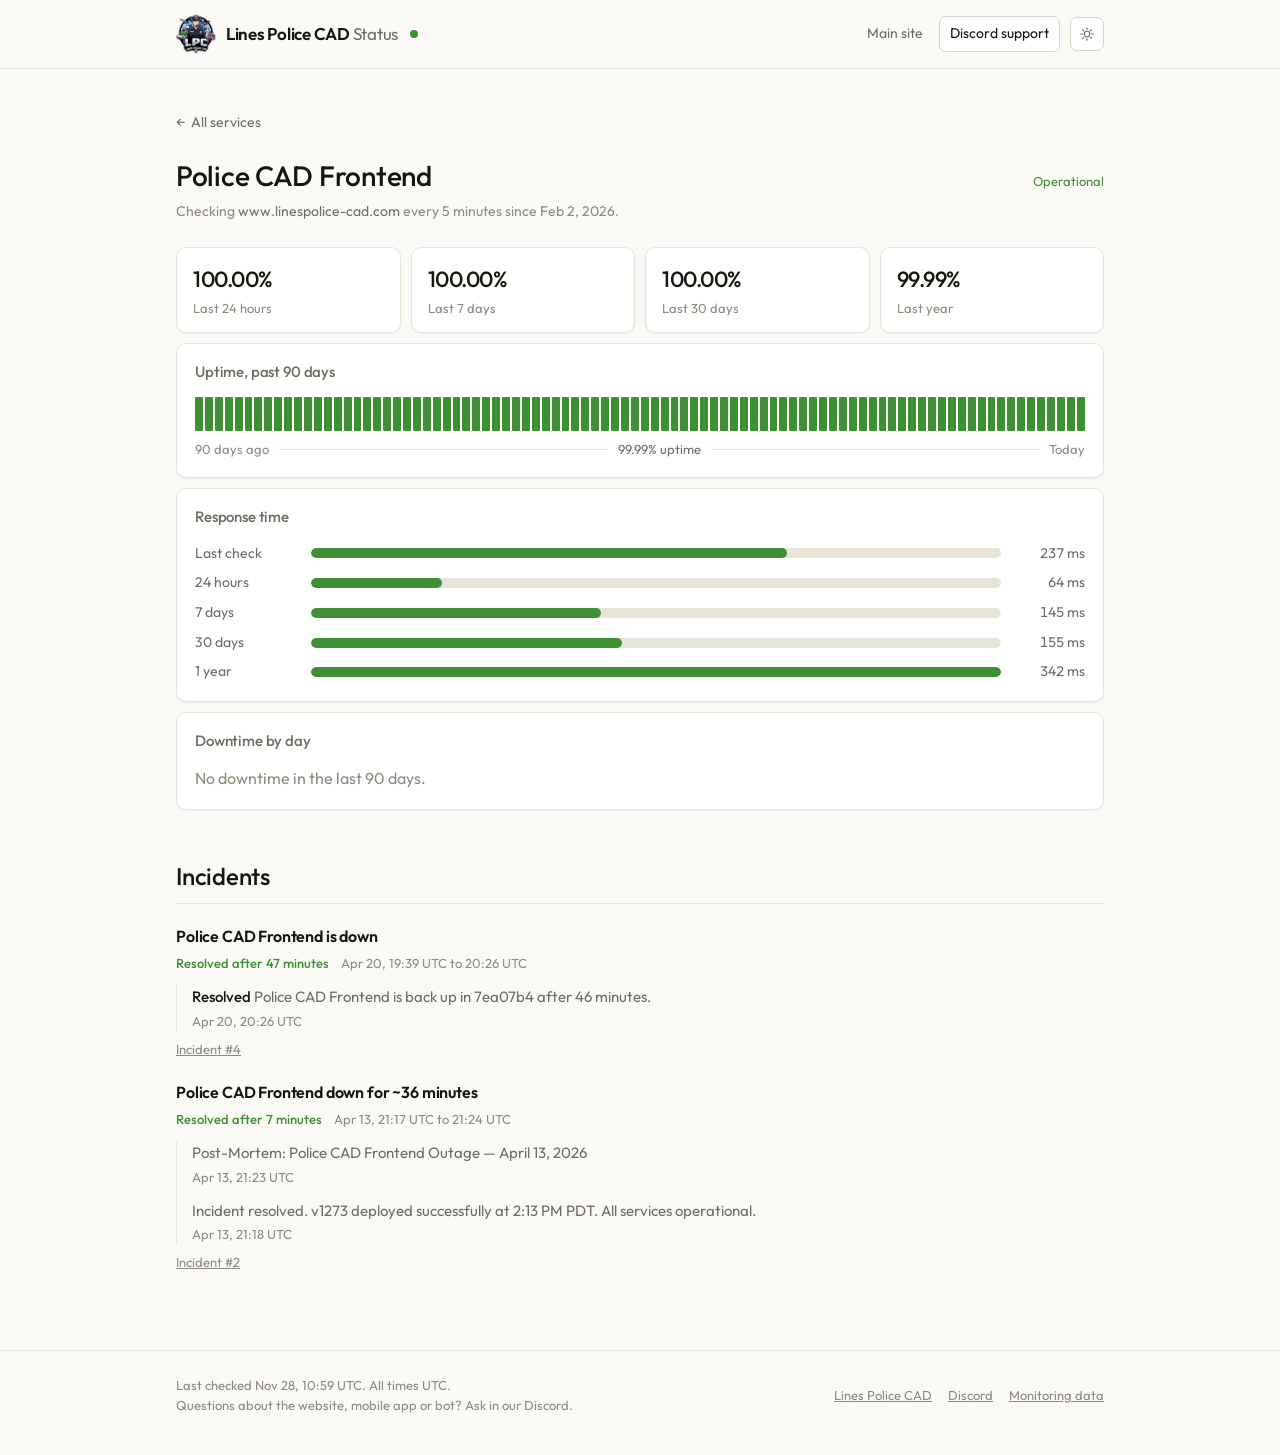
<file: service/police-cad-frontend/index.html>
<!doctype html>
<html lang="en">
<head>
<meta charset="utf-8">
<meta name="viewport" content="width=device-width, initial-scale=1">
<title>Police CAD Frontend status</title>
<meta name="description" content="Uptime, response time and incident history for Police CAD Frontend.">
<meta name="theme-color" content="#faf9f5">
<meta property="og:title" content="Police CAD Frontend status">
<meta property="og:description" content="Uptime, response time and incident history for Police CAD Frontend.">
<meta property="og:type" content="website">
<link rel="icon" href="../../assets/lpc-logo.png">
<link rel="apple-touch-icon" href="../../assets/lpc-logo.png">
<link rel="preconnect" href="https://fonts.googleapis.com">
<link rel="preconnect" href="https://fonts.gstatic.com" crossorigin>
<link rel="stylesheet" href="https://fonts.googleapis.com/css2?family=Outfit:wght@400;500;600&display=swap">
<link rel="stylesheet" href="../../styles.css?v=1795871093704">
<script>
  // Applied before the first paint so a dark-mode visitor never sees a white
  // flash. The page follows the system setting until someone picks a side.
  try {
    var saved = localStorage.getItem("lpc-status-theme");
    if (saved === "dark" || saved === "light") document.documentElement.dataset.theme = saved;
  } catch (e) {}
</script>
</head>
<body>
<a class="skip" href="#content">Skip to service status</a>

<header class="masthead">
  <div class="wrap masthead-inner">
    <a class="brand" href="../../">
      <img class="brand-logo" src="../../assets/lpc-logo.png" alt="" width="40" height="40">
      <span class="brand-name">Lines Police CAD <span>Status</span></span>
      <span class="brand-dot mark-up" aria-hidden="true"></span>
    </a>
    <nav class="masthead-nav">
      <a href="https://www.linespolice-cad.com">Main site</a>
      <a class="btn" href="https://discord.gg/Y9ytW2ZMp4">Discord support</a>
      <button class="theme-toggle" type="button" aria-label="Switch between light and dark">
        <svg class="icon-sun" viewBox="0 0 24 24" aria-hidden="true" focusable="false"><circle cx="12" cy="12" r="4.2"/><path d="M12 2.6v2.6M12 18.8v2.6M2.6 12h2.6M18.8 12h2.6M5.3 5.3l1.9 1.9M16.8 16.8l1.9 1.9M18.7 5.3l-1.9 1.9M7.2 16.8l-1.9 1.9"/></svg>
        <svg class="icon-moon" viewBox="0 0 24 24" aria-hidden="true" focusable="false"><path d="M20 14.4A8.4 8.4 0 0 1 9.6 4a8.4 8.4 0 1 0 10.4 10.4z"/></svg>
      </button>
    </nav>
  </div>
</header>

<main id="content">
  <div class="wrap">
    <a class="back" href="../../">All services</a>

    <div class="service-hero">
      <h2>Police CAD Frontend</h2>
      <span class="pill pill-up">Operational</span>
    </div>
    <p class="service-sub">Checking <span class="host">www.linespolice-cad.com</span> every 5 minutes since Feb 2, 2026.</p>

    <div class="stats">

        <div class="stat">
          <span class="stat-value">100.00%</span>
          <span class="stat-label">Last 24 hours</span>
          
        </div>

        <div class="stat">
          <span class="stat-value">100.00%</span>
          <span class="stat-label">Last 7 days</span>
          
        </div>

        <div class="stat">
          <span class="stat-value">100.00%</span>
          <span class="stat-label">Last 30 days</span>
          
        </div>

        <div class="stat">
          <span class="stat-value">99.99%</span>
          <span class="stat-label">Last year</span>
          
        </div>
    </div>

    <section class="panel">
      <h3>Uptime, past 90 days</h3>
      <div class="strip" role="img" aria-label="Daily uptime for Police CAD Frontend over the past 90 days"><span class="bar bar-up" data-date="Aug 31, 2026" data-note="No downtime recorded on this day."></span><span class="bar bar-up" data-date="Sep 1, 2026" data-note="No downtime recorded on this day."></span><span class="bar bar-up" data-date="Sep 2, 2026" data-note="No downtime recorded on this day."></span><span class="bar bar-up" data-date="Sep 3, 2026" data-note="No downtime recorded on this day."></span><span class="bar bar-up" data-date="Sep 4, 2026" data-note="No downtime recorded on this day."></span><span class="bar bar-up" data-date="Sep 5, 2026" data-note="No downtime recorded on this day."></span><span class="bar bar-up" data-date="Sep 6, 2026" data-note="No downtime recorded on this day."></span><span class="bar bar-up" data-date="Sep 7, 2026" data-note="No downtime recorded on this day."></span><span class="bar bar-up" data-date="Sep 8, 2026" data-note="No downtime recorded on this day."></span><span class="bar bar-up" data-date="Sep 9, 2026" data-note="No downtime recorded on this day."></span><span class="bar bar-up" data-date="Sep 10, 2026" data-note="No downtime recorded on this day."></span><span class="bar bar-up" data-date="Sep 11, 2026" data-note="No downtime recorded on this day."></span><span class="bar bar-up" data-date="Sep 12, 2026" data-note="No downtime recorded on this day."></span><span class="bar bar-up" data-date="Sep 13, 2026" data-note="No downtime recorded on this day."></span><span class="bar bar-up" data-date="Sep 14, 2026" data-note="No downtime recorded on this day."></span><span class="bar bar-up" data-date="Sep 15, 2026" data-note="No downtime recorded on this day."></span><span class="bar bar-up" data-date="Sep 16, 2026" data-note="No downtime recorded on this day."></span><span class="bar bar-up" data-date="Sep 17, 2026" data-note="No downtime recorded on this day."></span><span class="bar bar-up" data-date="Sep 18, 2026" data-note="No downtime recorded on this day."></span><span class="bar bar-up" data-date="Sep 19, 2026" data-note="No downtime recorded on this day."></span><span class="bar bar-up" data-date="Sep 20, 2026" data-note="No downtime recorded on this day."></span><span class="bar bar-up" data-date="Sep 21, 2026" data-note="No downtime recorded on this day."></span><span class="bar bar-up" data-date="Sep 22, 2026" data-note="No downtime recorded on this day."></span><span class="bar bar-up" data-date="Sep 23, 2026" data-note="No downtime recorded on this day."></span><span class="bar bar-up" data-date="Sep 24, 2026" data-note="No downtime recorded on this day."></span><span class="bar bar-up" data-date="Sep 25, 2026" data-note="No downtime recorded on this day."></span><span class="bar bar-up" data-date="Sep 26, 2026" data-note="No downtime recorded on this day."></span><span class="bar bar-up" data-date="Sep 27, 2026" data-note="No downtime recorded on this day."></span><span class="bar bar-up" data-date="Sep 28, 2026" data-note="No downtime recorded on this day."></span><span class="bar bar-up" data-date="Sep 29, 2026" data-note="No downtime recorded on this day."></span><span class="bar bar-up" data-date="Sep 30, 2026" data-note="No downtime recorded on this day."></span><span class="bar bar-up" data-date="Oct 1, 2026" data-note="No downtime recorded on this day."></span><span class="bar bar-up" data-date="Oct 2, 2026" data-note="No downtime recorded on this day."></span><span class="bar bar-up" data-date="Oct 3, 2026" data-note="No downtime recorded on this day."></span><span class="bar bar-up" data-date="Oct 4, 2026" data-note="No downtime recorded on this day."></span><span class="bar bar-up" data-date="Oct 5, 2026" data-note="No downtime recorded on this day."></span><span class="bar bar-up" data-date="Oct 6, 2026" data-note="No downtime recorded on this day."></span><span class="bar bar-up" data-date="Oct 7, 2026" data-note="No downtime recorded on this day."></span><span class="bar bar-up" data-date="Oct 8, 2026" data-note="No downtime recorded on this day."></span><span class="bar bar-up" data-date="Oct 9, 2026" data-note="No downtime recorded on this day."></span><span class="bar bar-up" data-date="Oct 10, 2026" data-note="No downtime recorded on this day."></span><span class="bar bar-up" data-date="Oct 11, 2026" data-note="No downtime recorded on this day."></span><span class="bar bar-up" data-date="Oct 12, 2026" data-note="No downtime recorded on this day."></span><span class="bar bar-up" data-date="Oct 13, 2026" data-note="No downtime recorded on this day."></span><span class="bar bar-up" data-date="Oct 14, 2026" data-note="No downtime recorded on this day."></span><span class="bar bar-up" data-date="Oct 15, 2026" data-note="No downtime recorded on this day."></span><span class="bar bar-up" data-date="Oct 16, 2026" data-note="No downtime recorded on this day."></span><span class="bar bar-up" data-date="Oct 17, 2026" data-note="No downtime recorded on this day."></span><span class="bar bar-up" data-date="Oct 18, 2026" data-note="No downtime recorded on this day."></span><span class="bar bar-up" data-date="Oct 19, 2026" data-note="No downtime recorded on this day."></span><span class="bar bar-up" data-date="Oct 20, 2026" data-note="No downtime recorded on this day."></span><span class="bar bar-up" data-date="Oct 21, 2026" data-note="No downtime recorded on this day."></span><span class="bar bar-up" data-date="Oct 22, 2026" data-note="No downtime recorded on this day."></span><span class="bar bar-up" data-date="Oct 23, 2026" data-note="No downtime recorded on this day."></span><span class="bar bar-up" data-date="Oct 24, 2026" data-note="No downtime recorded on this day."></span><span class="bar bar-up" data-date="Oct 25, 2026" data-note="No downtime recorded on this day."></span><span class="bar bar-up" data-date="Oct 26, 2026" data-note="No downtime recorded on this day."></span><span class="bar bar-up" data-date="Oct 27, 2026" data-note="No downtime recorded on this day."></span><span class="bar bar-up" data-date="Oct 28, 2026" data-note="No downtime recorded on this day."></span><span class="bar bar-up" data-date="Oct 29, 2026" data-note="No downtime recorded on this day."></span><span class="bar bar-up" data-date="Oct 30, 2026" data-note="No downtime recorded on this day."></span><span class="bar bar-up" data-date="Oct 31, 2026" data-note="No downtime recorded on this day."></span><span class="bar bar-up" data-date="Nov 1, 2026" data-note="No downtime recorded on this day."></span><span class="bar bar-up" data-date="Nov 2, 2026" data-note="No downtime recorded on this day."></span><span class="bar bar-up" data-date="Nov 3, 2026" data-note="No downtime recorded on this day."></span><span class="bar bar-up" data-date="Nov 4, 2026" data-note="No downtime recorded on this day."></span><span class="bar bar-up" data-date="Nov 5, 2026" data-note="No downtime recorded on this day."></span><span class="bar bar-up" data-date="Nov 6, 2026" data-note="No downtime recorded on this day."></span><span class="bar bar-up" data-date="Nov 7, 2026" data-note="No downtime recorded on this day."></span><span class="bar bar-up" data-date="Nov 8, 2026" data-note="No downtime recorded on this day."></span><span class="bar bar-up" data-date="Nov 9, 2026" data-note="No downtime recorded on this day."></span><span class="bar bar-up" data-date="Nov 10, 2026" data-note="No downtime recorded on this day."></span><span class="bar bar-up" data-date="Nov 11, 2026" data-note="No downtime recorded on this day."></span><span class="bar bar-up" data-date="Nov 12, 2026" data-note="No downtime recorded on this day."></span><span class="bar bar-up" data-date="Nov 13, 2026" data-note="No downtime recorded on this day."></span><span class="bar bar-up" data-date="Nov 14, 2026" data-note="No downtime recorded on this day."></span><span class="bar bar-up" data-date="Nov 15, 2026" data-note="No downtime recorded on this day."></span><span class="bar bar-up" data-date="Nov 16, 2026" data-note="No downtime recorded on this day."></span><span class="bar bar-up" data-date="Nov 17, 2026" data-note="No downtime recorded on this day."></span><span class="bar bar-up" data-date="Nov 18, 2026" data-note="No downtime recorded on this day."></span><span class="bar bar-up" data-date="Nov 19, 2026" data-note="No downtime recorded on this day."></span><span class="bar bar-up" data-date="Nov 20, 2026" data-note="No downtime recorded on this day."></span><span class="bar bar-up" data-date="Nov 21, 2026" data-note="No downtime recorded on this day."></span><span class="bar bar-up" data-date="Nov 22, 2026" data-note="No downtime recorded on this day."></span><span class="bar bar-up" data-date="Nov 23, 2026" data-note="No downtime recorded on this day."></span><span class="bar bar-up" data-date="Nov 24, 2026" data-note="No downtime recorded on this day."></span><span class="bar bar-up" data-date="Nov 25, 2026" data-note="No downtime recorded on this day."></span><span class="bar bar-up" data-date="Nov 26, 2026" data-note="No downtime recorded on this day."></span><span class="bar bar-up" data-date="Nov 27, 2026" data-note="No downtime recorded on this day."></span><span class="bar bar-up" data-date="Nov 28, 2026" data-note="No downtime recorded on this day."></span></div>
      
        <p class="strip-legend">
          <span class="since">90 days ago</span>
          <span class="rule"></span>
          <span class="uptime">99.99% uptime</span>
          <span class="rule"></span>
          <span>Today</span>
        </p>
    </section>

    <section class="panel">
      <h3>Response time</h3>
      
        <div class="chart-rows">
          <div class="chart-row">
            <span class="chart-label">Last check</span>
            <span class="chart-track"><span class="chart-fill" style="width:69%"></span></span>
            <span class="chart-value">237 ms</span>
          </div>
          <div class="chart-row">
            <span class="chart-label">24 hours</span>
            <span class="chart-track"><span class="chart-fill" style="width:19%"></span></span>
            <span class="chart-value">64 ms</span>
          </div>
          <div class="chart-row">
            <span class="chart-label">7 days</span>
            <span class="chart-track"><span class="chart-fill" style="width:42%"></span></span>
            <span class="chart-value">145 ms</span>
          </div>
          <div class="chart-row">
            <span class="chart-label">30 days</span>
            <span class="chart-track"><span class="chart-fill" style="width:45%"></span></span>
            <span class="chart-value">155 ms</span>
          </div>
          <div class="chart-row">
            <span class="chart-label">1 year</span>
            <span class="chart-track"><span class="chart-fill" style="width:100%"></span></span>
            <span class="chart-value">342 ms</span>
          </div>
        </div>
    </section>

    <section class="panel">
      <h3>Downtime by day</h3>
      <p class="muted">No downtime in the last 90 days.</p>
    </section>

    <h2 class="section-title">Incidents</h2>
    <div class="incidents">
      <section class="day">
        <article class="incident" data-slug="police-cad-frontend">
          <h4>Police CAD Frontend is down</h4>
          <p class="incident-meta">
            <span class="outcome">Resolved after 47 minutes</span>
            
            <span>Apr 20, 19:39 UTC to 20:26 UTC</span>
          </p>
          <ul class="updates">
            <li>
              <p><span class="update-label">Resolved</span> Police CAD Frontend is back up in 7ea07b4 after 46 minutes.</p>
              <time>Apr 20, 20:26 UTC</time>
            </li>
          </ul>
          <a class="incident-link" href="https://github.com/Linesmerrill/police-cad-status/issues/4">Incident #4</a>
        </article>
        <article class="incident" data-slug="police-cad-frontend">
          <h4>Police CAD Frontend down for ~36 minutes</h4>
          <p class="incident-meta">
            <span class="outcome">Resolved after 7 minutes</span>
            
            <span>Apr 13, 21:17 UTC to 21:24 UTC</span>
          </p>
          <ul class="updates">
            <li>
              <p>Post-Mortem: Police CAD Frontend Outage — April 13, 2026</p>
              <time>Apr 13, 21:23 UTC</time>
            </li>
            <li>
              <p>Incident resolved. v1273 deployed successfully at 2:13 PM PDT. All services operational.</p>
              <time>Apr 13, 21:18 UTC</time>
            </li>
          </ul>
          <a class="incident-link" href="https://github.com/Linesmerrill/police-cad-status/issues/2">Incident #2</a>
        </article></section>
    </div>
  </div>
</main>

<footer class="footer">
  <div class="wrap footer-inner">
    <p>
      Last checked Nov 28, 10:59 UTC. All times UTC.<br>
      Questions about the website, mobile app or bot? Ask in our Discord.
    </p>
    <nav>
      <a href="https://www.linespolice-cad.com">Lines Police CAD</a>
      <a href="https://discord.gg/Y9ytW2ZMp4">Discord</a>
      <a href="https://github.com/Linesmerrill/police-cad-status">Monitoring data</a>
    </nav>
  </div>
</footer>

<div class="tip" role="status" aria-live="off" hidden>
  <p class="tip-date"></p>
  <p class="tip-note"></p>
</div>

<script>
  // The toggle flips the current appearance, whether that came from the system
  // or from an earlier choice, and remembers it.
  (function () {
    var button = document.querySelector(".theme-toggle");
    if (!button) return;
    var root = document.documentElement;
    var dark = window.matchMedia("(prefers-color-scheme: dark)");
    var isDark = function () {
      return root.dataset.theme ? root.dataset.theme === "dark" : dark.matches;
    };
    var label = function () {
      button.setAttribute("aria-label", isDark() ? "Switch to light appearance" : "Switch to dark appearance");
    };
    button.addEventListener("click", function () {
      root.dataset.theme = isDark() ? "light" : "dark";
      try {
        localStorage.setItem("lpc-status-theme", root.dataset.theme);
      } catch (e) {}
      label();
    });
    dark.addEventListener("change", label);
    label();
  })();

  // A dropdown left open follows the usual rule: clicking away, or Escape,
  // closes it. Only the filter, never the "show all" disclosures, which are
  // content someone opened deliberately.
  (function () {
    function closeAll() {
      document.querySelectorAll("details.filter[open]").forEach(function (d) {
        d.open = false;
      });
    }
    document.addEventListener("click", function (event) {
      document.querySelectorAll("details.filter[open]").forEach(function (d) {
        if (!d.contains(event.target)) d.open = false;
      });
    });
    document.addEventListener("keydown", function (event) {
      if (event.key === "Escape") closeAll();
    });
  })();

  // One tooltip, moved to whichever bar is under the pointer. The text is on
  // the bar itself, so this only positions and shows it; a bar near an edge is
  // nudged back inside the viewport rather than hanging off it.
  (function () {
    var tip = document.querySelector(".tip");
    if (!tip) return;
    var dateEl = tip.querySelector(".tip-date");
    var noteEl = tip.querySelector(".tip-note");

    function show(bar) {
      dateEl.textContent = bar.dataset.date || "";
      noteEl.textContent = bar.dataset.note || "";
      tip.hidden = false;
      var b = bar.getBoundingClientRect();
      var t = tip.getBoundingClientRect();
      var left = b.left + b.width / 2 - t.width / 2;
      left = Math.min(Math.max(8, left), window.innerWidth - t.width - 8);
      var top = b.top - t.height - 10;
      var below = top < 8;
      if (below) top = b.bottom + 10;
      tip.classList.toggle("tip-below", below);
      tip.style.left = Math.round(left + window.scrollX) + "px";
      tip.style.top = Math.round(top + window.scrollY) + "px";
      tip.style.setProperty("--arrow", Math.round(b.left + b.width / 2 + window.scrollX - left - window.scrollX) + "px");
    }

    function hide() {
      tip.hidden = true;
    }

    document.addEventListener("mouseover", function (event) {
      var bar = event.target.closest(".bar");
      if (bar) show(bar);
    });
    document.addEventListener("mouseout", function (event) {
      if (event.target.closest(".bar")) hide();
    });
    window.addEventListener("scroll", hide, { passive: true });
  })();
</script>
</body>
</html>
</file>
<file: styles.css>
/* Lines Police CAD status page.
 *
 * A status page is read in a hurry by someone who wants one fact, so the page
 * spends its weight on that: the banner and the strips carry the colour, and
 * everything around them stays quiet. Light by default, dark when the reader's
 * system or the toggle says so.
 */

:root {
  --bg: #faf9f5;
  --surface: #ffffff;
  --line: #e7e4da;
  --line-strong: #d9d5c8;
  --text: #16160f;
  --muted: #6f6d62;
  --faint: #8d8a7e;

  --up: #3f8f34;
  --up-soft: #e4f0dc;
  --minor: #b99a1f;
  --moderate: #d98324;
  --major: #e0652c;
  --down: #cf3b30;
  --down-soft: #fbe6e3;
  --nodata: #ddd9cd;

  --radius: 10px;
  --shadow: 0 1px 2px rgba(22, 22, 15, 0.05);
  --wrap: 60rem;
}

:root:not([data-theme="light"]) {
  color-scheme: light;
}

@media (prefers-color-scheme: dark) {
  :root:not([data-theme="light"]) {
    color-scheme: dark;
    --bg: #15150f;
    --surface: #1d1d16;
    --line: #2e2e24;
    --line-strong: #3b3b2f;
    --text: #f3f1e9;
    --muted: #a5a294;
    --faint: #8a8779;

    --up: #68b355;
    --up-soft: #23301d;
    --minor: #d2b440;
    --moderate: #e2984a;
    --major: #e8784a;
    --down: #e4584c;
    --down-soft: #33201d;
    --nodata: #33332a;
    --shadow: none;
  }
}

:root[data-theme="dark"] {
  color-scheme: dark;
  --bg: #15150f;
  --surface: #1d1d16;
  --line: #2e2e24;
  --line-strong: #3b3b2f;
  --text: #f3f1e9;
  --muted: #a5a294;
  --faint: #8a8779;

  --up: #68b355;
  --up-soft: #23301d;
  --minor: #d2b440;
  --moderate: #e2984a;
  --major: #e8784a;
  --down: #e4584c;
  --down-soft: #33201d;
  --nodata: #33332a;
  --shadow: none;
}

* {
  box-sizing: border-box;
}

body {
  margin: 0;
  background: var(--bg);
  color: var(--text);
  font-family: Outfit, "Helvetica Neue", Helvetica, Arial, sans-serif;
  font-size: 1rem;
  line-height: 1.55;
  -webkit-font-smoothing: antialiased;
}

h2,
h3,
h4 {
  margin: 0;
  font-weight: 500;
  letter-spacing: -0.01em;
}

a {
  color: inherit;
}

.wrap {
  width: 100%;
  max-width: var(--wrap);
  margin: 0 auto;
  padding: 0 1rem;
}

.skip {
  position: absolute;
  left: -9999px;
}

.skip:focus {
  left: 1rem;
  top: 1rem;
  z-index: 2;
  padding: 0.5rem 0.75rem;
  background: var(--surface);
  border: 1px solid var(--line-strong);
  border-radius: 8px;
}

/* ------------------------------------------------------------- masthead -- */

.masthead {
  border-bottom: 1px solid var(--line);
  background: var(--bg);
}

.masthead-inner {
  display: flex;
  align-items: center;
  justify-content: space-between;
  gap: 1rem;
  min-height: 4.25rem;
}

.brand {
  display: inline-flex;
  align-items: center;
  gap: 0.625rem;
  text-decoration: none;
}

.brand-logo {
  width: 2.5rem;
  height: 2.5rem;
  display: block;
}

/* The dot carries the overall state, so a tab left open on the page still
   says something at a glance. */
.brand-dot {
  width: 0.5rem;
  height: 0.5rem;
  margin-left: 0.125rem;
  border-radius: 50%;
  background: var(--up);
}

.mark-degraded {
  background: var(--moderate);
}

.mark-down {
  background: var(--down);
}

.brand-name {
  font-size: 1.0625rem;
  font-weight: 600;
  letter-spacing: -0.015em;
}

.brand-name span {
  font-weight: 400;
  color: var(--muted);
}

.masthead-nav {
  display: flex;
  align-items: center;
  gap: 0.375rem;
}

.masthead-nav > a {
  padding: 0.4rem 0.625rem;
  border-radius: 7px;
  font-size: 0.875rem;
  color: var(--muted);
  text-decoration: none;
}

.masthead-nav > a:hover {
  color: var(--text);
  background: var(--surface);
}

.masthead-nav .btn {
  border: 1px solid var(--line-strong);
  color: var(--text);
  background: var(--surface);
}

.theme-toggle {
  display: inline-grid;
  place-items: center;
  width: 2.125rem;
  height: 2.125rem;
  margin-left: 0.25rem;
  padding: 0;
  border: 1px solid var(--line-strong);
  border-radius: 7px;
  background: var(--surface);
  color: var(--muted);
  cursor: pointer;
}

.theme-toggle:hover {
  color: var(--text);
}

.theme-toggle svg {
  width: 1rem;
  height: 1rem;
  fill: none;
  stroke: currentColor;
  stroke-width: 1.7;
  stroke-linecap: round;
}

.theme-toggle .icon-moon {
  display: none;
}

@media (prefers-color-scheme: dark) {
  :root:not([data-theme="light"]) .theme-toggle .icon-sun {
    display: none;
  }
  :root:not([data-theme="light"]) .theme-toggle .icon-moon {
    display: block;
  }
}

:root[data-theme="dark"] .theme-toggle .icon-sun {
  display: none;
}

:root[data-theme="dark"] .theme-toggle .icon-moon {
  display: block;
}

/* --------------------------------------------------------------- banner -- */

main {
  padding: 2.5rem 0 3.5rem;
}

.banner {
  display: flex;
  align-items: center;
  padding: 1rem 1.25rem;
  border-radius: var(--radius);
  background: var(--up);
  color: #fff;
}

.banner h2 {
  font-size: 1.25rem;
  font-weight: 500;
}

.banner-degraded {
  background: var(--moderate);
}

.banner-down {
  background: var(--down);
}

.caption {
  margin: 1.75rem 0 0.625rem;
  text-align: right;
  font-size: 0.8125rem;
  color: var(--faint);
}

/* ------------------------------------------------------------- services -- */

.services {
  display: grid;
  gap: 0.625rem;
}

.service {
  display: block;
  padding: 1rem 1.125rem 0.875rem;
  border: 1px solid var(--line);
  border-radius: var(--radius);
  background: var(--surface);
  box-shadow: var(--shadow);
  color: inherit;
  text-decoration: none;
  transition: border-color 0.12s ease;
}

a.service:hover {
  border-color: var(--line-strong);
}

a.service:hover .service-name {
  text-decoration: underline;
  text-underline-offset: 3px;
}

.service-head {
  display: flex;
  align-items: baseline;
  justify-content: space-between;
  gap: 1rem;
  margin-bottom: 0.875rem;
}

.service-name {
  font-size: 1rem;
  font-weight: 500;
}

.pill {
  flex: none;
  font-size: 0.8125rem;
  color: var(--up);
}

.pill-degraded {
  color: var(--moderate);
}

.pill-down {
  color: var(--down);
}

/* The 90 bars share the width rather than scrolling, so the strip reads the
   same on a phone as on a desktop: narrower bars, same 90 days. */
.strip {
  display: flex;
  gap: 2px;
  height: 2.125rem;
}

.bar {
  flex: 1 1 0;
  min-width: 2px;
  border-radius: 1px;
  background: var(--up);
}

.bar-minor {
  background: var(--minor);
}

.bar-moderate {
  background: var(--moderate);
}

.bar-major {
  background: var(--major);
}

.bar-down {
  background: var(--down);
}

.bar-nodata {
  background: var(--nodata);
}

.strip-legend {
  margin: 0.5rem 0 0;
  display: flex;
  align-items: center;
  gap: 0.625rem;
  margin-top: 0.5rem;
  font-size: 0.8125rem;
  color: var(--faint);
}

.strip-legend .rule {
  flex: 1 1 auto;
  height: 1px;
  background: var(--line);
}

.strip-legend .uptime {
  flex: none;
  color: var(--muted);
}

/* ------------------------------------------------------------ incidents -- */

.section-title {
  margin: 3rem 0 0.5rem;
  font-size: 1.5rem;
}

.day {
  padding: 1.25rem 0;
  border-top: 1px solid var(--line);
}

.day h3 {
  margin-bottom: 0.5rem;
  font-size: 1.0625rem;
}

.muted {
  margin: 0;
  color: var(--faint);
}

.incident + .incident {
  margin-top: 1.25rem;
}

.incident h4 {
  font-size: 1rem;
  font-weight: 600;
}

.incident-meta {
  display: flex;
  flex-wrap: wrap;
  gap: 0.25rem 0.75rem;
  margin: 0.25rem 0 0;
  font-size: 0.8125rem;
  color: var(--faint);
}

.incident-meta .outcome {
  font-weight: 500;
  color: var(--up);
}

.incident-meta .outcome-open {
  color: var(--down);
}

.updates {
  margin: 0.75rem 0 0;
  padding: 0 0 0 0.9375rem;
  list-style: none;
  border-left: 1px solid var(--line);
}

.updates li + li {
  margin-top: 0.75rem;
}

.updates p {
  margin: 0;
  font-size: 0.9375rem;
  color: var(--muted);
}

.updates time {
  display: block;
  margin-top: 0.125rem;
  font-size: 0.8125rem;
  color: var(--faint);
}

.update-label {
  font-weight: 500;
  color: var(--text);
}

.incident-link {
  display: inline-block;
  margin-top: 0.5rem;
  font-size: 0.8125rem;
  color: var(--faint);
}

/* --------------------------------------------------- one service's page -- */

.back {
  display: inline-block;
  margin-bottom: 1.25rem;
  font-size: 0.875rem;
  color: var(--muted);
  text-decoration: none;
}

.back::before {
  content: "\2190";
  margin-right: 0.375rem;
}

.back:hover {
  color: var(--text);
}

.service-hero {
  display: flex;
  align-items: baseline;
  justify-content: space-between;
  gap: 1rem;
}

.service-hero h2 {
  font-size: 1.75rem;
}

.service-sub {
  margin: 0.25rem 0 1.5rem;
  font-size: 0.875rem;
  color: var(--faint);
}

.service-sub .host {
  color: var(--muted);
}

.stats {
  display: grid;
  grid-template-columns: repeat(4, 1fr);
  gap: 0.625rem;
}

.stat {
  display: flex;
  flex-direction: column;
  gap: 0.125rem;
  padding: 0.875rem 1rem;
  border: 1px solid var(--line);
  border-radius: var(--radius);
  background: var(--surface);
  box-shadow: var(--shadow);
}

.stat-value {
  font-size: 1.375rem;
  font-weight: 500;
  letter-spacing: -0.02em;
}

.stat-label {
  font-size: 0.8125rem;
  color: var(--faint);
}

.panel {
  margin-top: 0.625rem;
  padding: 1rem 1.125rem 1.125rem;
  border: 1px solid var(--line);
  border-radius: var(--radius);
  background: var(--surface);
  box-shadow: var(--shadow);
}

.panel h3 {
  margin-bottom: 0.875rem;
  font-size: 0.9375rem;
  color: var(--muted);
}

/* Horizontal bars: label, track, figure. Used for response times and for the
   days that had downtime, which are the two things there is real data for. */
.chart-rows {
  display: grid;
  gap: 0.5rem;
}

.chart-row {
  display: grid;
  grid-template-columns: 6.5rem 1fr 4.5rem;
  align-items: center;
  gap: 0.75rem;
  font-size: 0.875rem;
}

.chart-label {
  color: var(--muted);
}

.chart-track {
  height: 0.625rem;
  border-radius: 999px;
  background: var(--line);
  overflow: hidden;
}

.chart-fill {
  display: block;
  height: 100%;
  border-radius: 999px;
  background: var(--up);
}

.chart-fill-minor {
  background: var(--minor);
}

.chart-fill-moderate {
  background: var(--moderate);
}

.chart-fill-major {
  background: var(--major);
}

.chart-fill-down {
  background: var(--down);
}

.chart-value {
  text-align: right;
  color: var(--muted);
  font-variant-numeric: tabular-nums;
}

/* ------------------------------------------- uptime and incident history -- */

.sr-only {
  position: absolute;
  width: 1px;
  height: 1px;
  overflow: hidden;
  clip: rect(0 0 0 0);
  white-space: nowrap;
}

.tabs {
  display: flex;
  gap: 0.25rem;
  margin: 0 0 1.5rem;
  border-bottom: 1px solid var(--line);
}

.tab {
  padding: 0.5rem 0.875rem;
  border: 1px solid transparent;
  border-bottom: 0;
  border-radius: 8px 8px 0 0;
  margin-bottom: -1px;
  font-size: 0.9375rem;
  color: var(--muted);
  text-decoration: none;
}

.tab:hover {
  color: var(--text);
}

.tab-on {
  border-color: var(--line);
  background: var(--surface);
  color: var(--text);
}

.controls {
  display: flex;
  align-items: center;
  justify-content: space-between;
  gap: 1rem;
  flex-wrap: wrap;
  margin-bottom: 1.5rem;
}

.field select,
.filter > summary {
  appearance: none;
  padding: 0.5rem 0.75rem;
  border: 1px solid var(--line-strong);
  border-radius: 8px;
  background: var(--surface);
  color: var(--text);
  font: inherit;
  font-size: 0.9375rem;
  cursor: pointer;
}

.field select {
  padding-right: 2rem;
  background-image: linear-gradient(45deg, transparent 50%, currentColor 50%), linear-gradient(135deg, currentColor 50%, transparent 50%);
  background-position: calc(100% - 1rem) 1.15rem, calc(100% - 0.7rem) 1.15rem;
  background-size: 5px 5px;
  background-repeat: no-repeat;
}

.filter {
  position: relative;
}

.filter > summary {
  list-style: none;
  display: inline-block;
}

.filter > summary::-webkit-details-marker {
  display: none;
}

.filter-menu {
  position: absolute;
  z-index: 5;
  margin-top: 0.375rem;
  min-width: 14rem;
  padding: 0.5rem;
  border: 1px solid var(--line-strong);
  border-radius: 8px;
  background: var(--surface);
  box-shadow: 0 8px 24px rgba(22, 22, 15, 0.12);
}

.filter-menu label {
  display: flex;
  align-items: center;
  gap: 0.5rem;
  padding: 0.375rem 0.5rem;
  border-radius: 6px;
  font-size: 0.9375rem;
  cursor: pointer;
}

.filter-menu label:hover {
  background: var(--bg);
}

.window-nav {
  display: flex;
  align-items: center;
  gap: 0.5rem;
  font-size: 0.9375rem;
  color: var(--muted);
}

.window-nav button,
.window-nav a,
.window-nav .disabled {
  display: inline-grid;
  place-items: center;
  width: 2rem;
  height: 2rem;
  border: 1px solid var(--line-strong);
  border-radius: 8px;
  background: var(--surface);
  color: var(--text);
  font-size: 1rem;
  text-decoration: none;
  cursor: pointer;
}

.window-nav button[disabled],
.window-nav .disabled {
  color: var(--faint);
  cursor: default;
  opacity: 0.55;
}

/* Month calendars: one square per day, weeks running Sunday to Saturday. */
.months {
  display: grid;
  grid-template-columns: repeat(3, 1fr);
  gap: 1.5rem;
}

.month-head {
  display: flex;
  align-items: baseline;
  justify-content: space-between;
  gap: 0.5rem;
  margin-bottom: 0.625rem;
}

.month-head h3 {
  font-size: 1rem;
}

.month-head span {
  font-size: 0.8125rem;
  color: var(--faint);
  font-variant-numeric: tabular-nums;
}

.grid {
  display: grid;
  grid-template-columns: repeat(7, 1fr);
  gap: 4px;
}

.cell {
  aspect-ratio: 1;
  border-radius: 3px;
  background: var(--up);
}

.cell-minor {
  background: var(--minor);
}

.cell-moderate {
  background: var(--moderate);
}

.cell-major {
  background: var(--major);
}

.cell-down {
  background: var(--down);
}

.cell-nodata {
  background: var(--nodata);
}

.cell-pad {
  background: transparent;
}

.month-incidents {
  padding: 1.25rem 0;
  border-top: 1px solid var(--line);
}

.month-incidents h3 {
  margin-bottom: 0.75rem;
  font-size: 1.25rem;
}

.more {
  margin-top: 1.25rem;
}

.more > summary {
  padding: 0.5rem 0.875rem;
  border: 1px solid var(--line);
  border-radius: 8px;
  background: var(--surface);
  font-size: 0.875rem;
  color: var(--muted);
  cursor: pointer;
  list-style: none;
  text-align: center;
}

.more > summary::-webkit-details-marker {
  display: none;
}

.more > summary:hover {
  color: var(--text);
}

.more[open] > summary {
  margin-bottom: 1.25rem;
}

.page-count {
  margin-top: 1.5rem;
  font-size: 0.8125rem;
}

.more-link {
  margin: 1.5rem 0 0;
  font-size: 0.9375rem;
}

/* ------------------------------------------------------------- tooltip -- */

.tip {
  position: absolute;
  z-index: 10;
  min-width: 11rem;
  max-width: 17rem;
  padding: 0.625rem 0.75rem;
  border: 1px solid var(--line-strong);
  border-radius: 8px;
  background: var(--surface);
  box-shadow: 0 6px 20px rgba(22, 22, 15, 0.12);
  pointer-events: none;
}

.tip[hidden] {
  display: none;
}

.tip p {
  margin: 0;
  font-size: 0.8125rem;
  color: var(--muted);
}

.tip .tip-date {
  margin-bottom: 0.125rem;
  font-weight: 500;
  color: var(--text);
}

.tip::after {
  content: "";
  position: absolute;
  left: var(--arrow, 50%);
  bottom: -5px;
  width: 8px;
  height: 8px;
  margin-left: -4px;
  background: var(--surface);
  border-right: 1px solid var(--line-strong);
  border-bottom: 1px solid var(--line-strong);
  transform: rotate(45deg);
}

.tip-below::after {
  bottom: auto;
  top: -5px;
  border: 1px solid var(--line-strong);
  border-right: 0;
  border-bottom: 0;
}

/* --------------------------------------------------------------- footer -- */

.footer {
  border-top: 1px solid var(--line);
  padding: 1.5rem 0 2.5rem;
  font-size: 0.8125rem;
  color: var(--faint);
}

.footer-inner {
  display: flex;
  align-items: center;
  justify-content: space-between;
  gap: 1rem;
  flex-wrap: wrap;
}

.footer p {
  margin: 0;
}

.footer nav {
  display: flex;
  gap: 1rem;
}

@media (max-width: 40rem) {
  main {
    padding: 1.75rem 0 2.5rem;
  }

  .masthead-inner {
    flex-wrap: wrap;
    padding-top: 0.75rem;
    padding-bottom: 0.75rem;
  }

  .banner h2 {
    font-size: 1.125rem;
  }

  .caption {
    text-align: left;
  }

  .strip {
    gap: 1px;
    height: 1.75rem;
  }

  .strip-legend {
    justify-content: space-between;
  }

  .strip-legend .rule,
  .strip-legend .since {
    display: none;
  }

  .strip-legend .uptime {
    order: -1;
  }

  .stats {
    grid-template-columns: repeat(2, 1fr);
  }

  .chart-row {
    grid-template-columns: 5.5rem 1fr 3.75rem;
    gap: 0.5rem;
    font-size: 0.8125rem;
  }

  .service-hero h2 {
    font-size: 1.375rem;
  }

  .months {
    grid-template-columns: 1fr;
    gap: 1.75rem;
  }

  .controls {
    gap: 0.75rem;
  }
}
</file>
